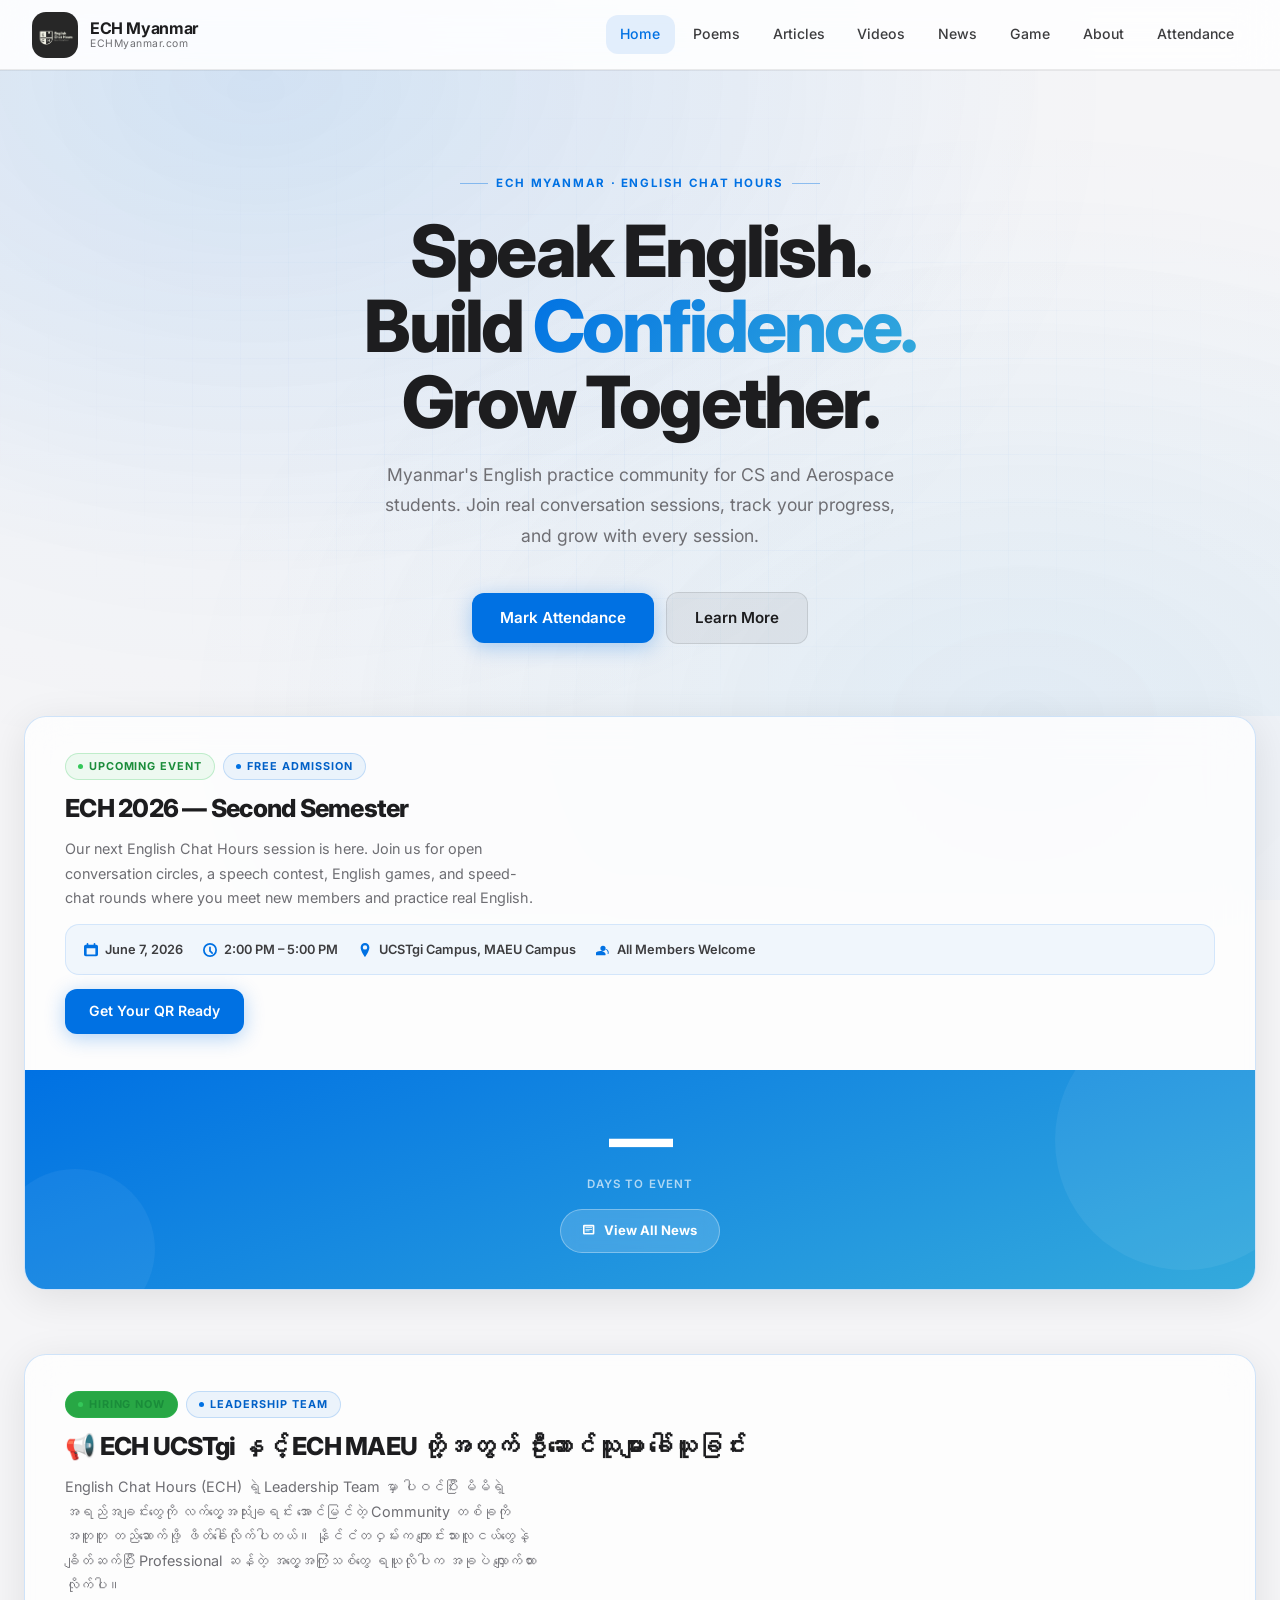
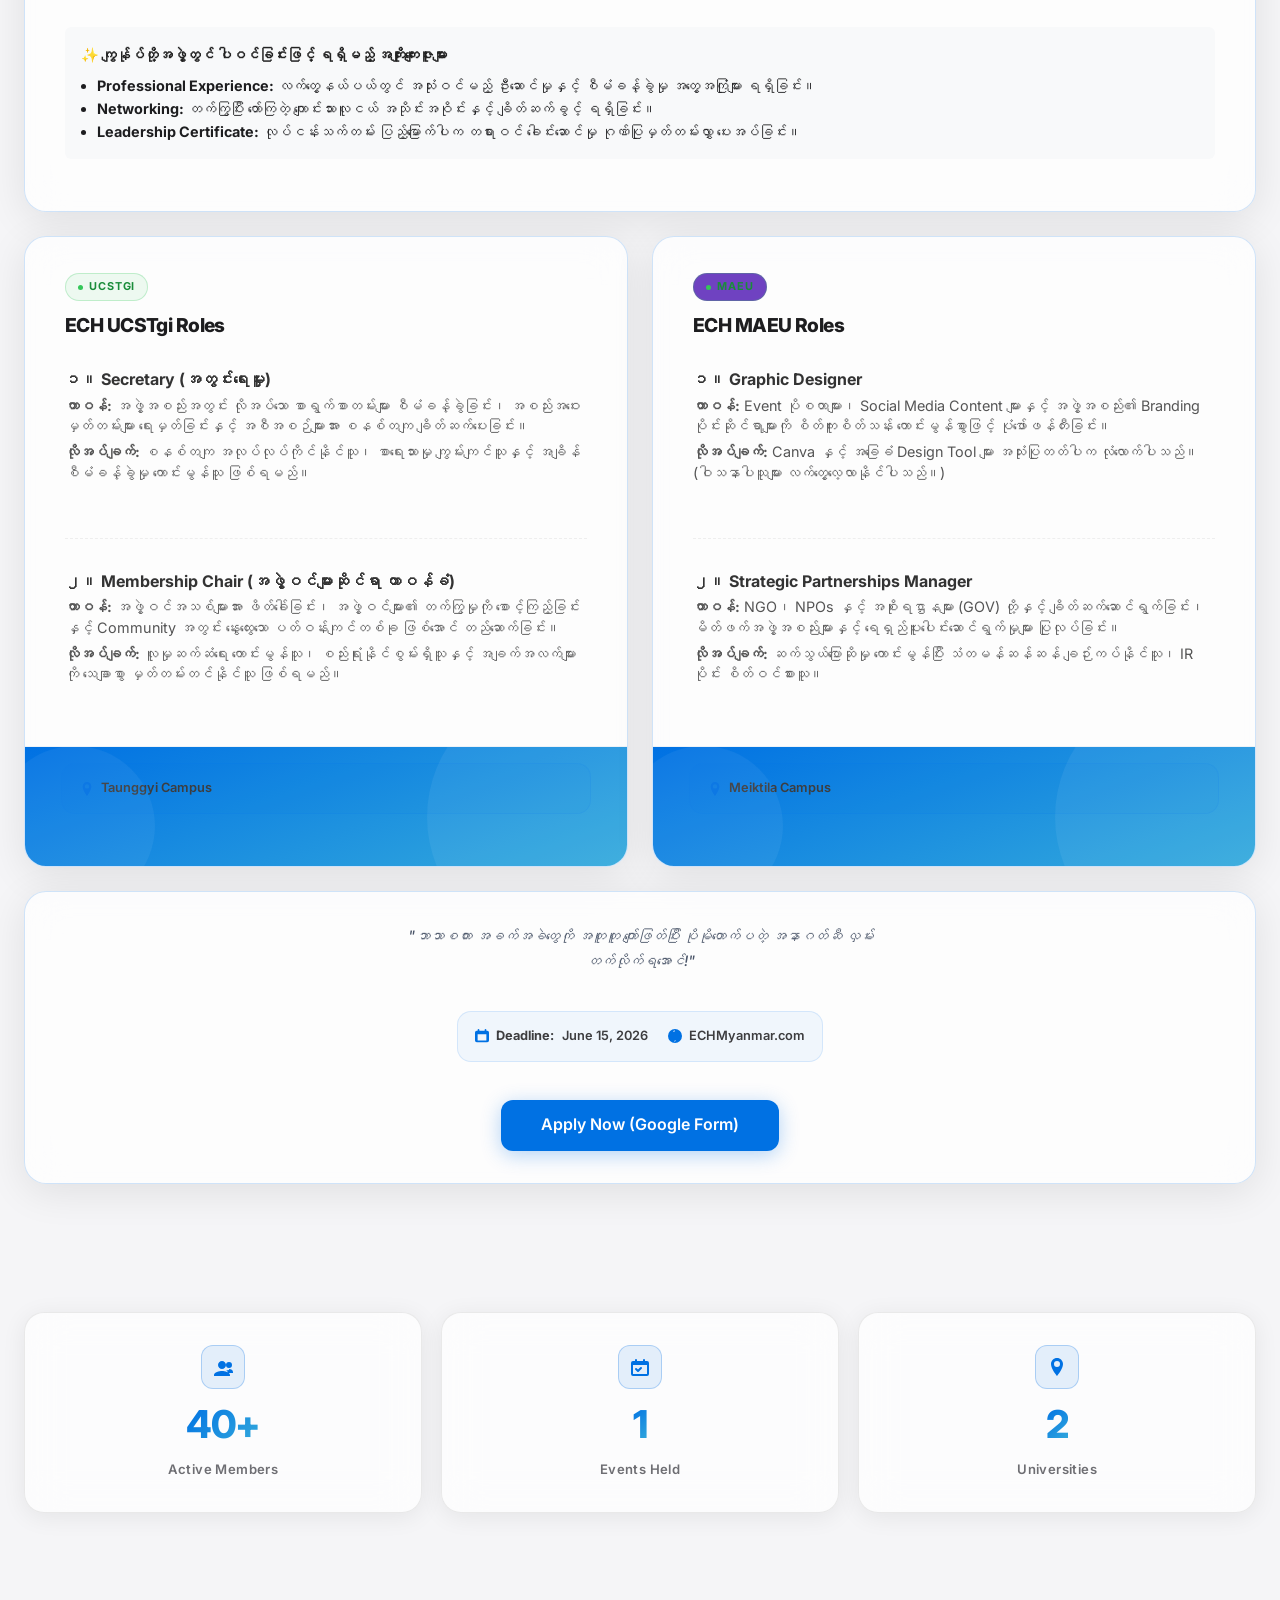
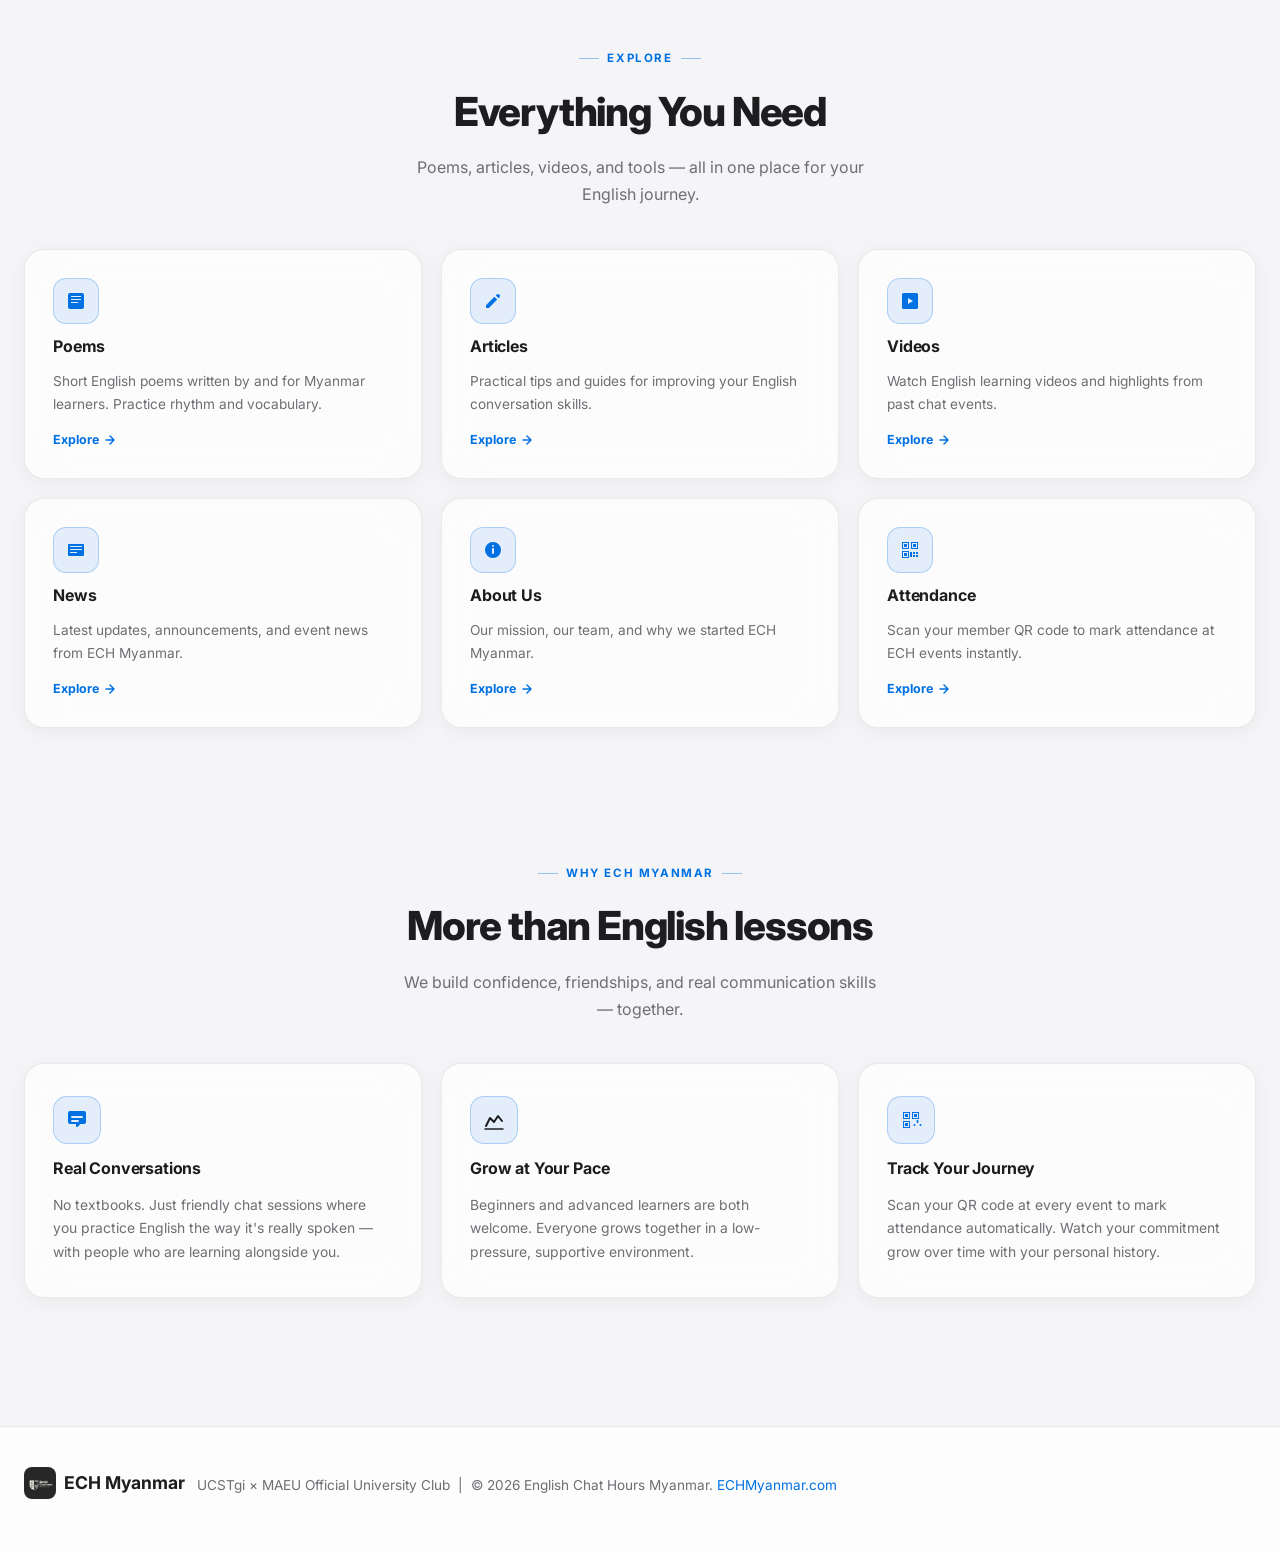
<file: index.html>
<!DOCTYPE html>
<html lang="en">
<head>
  <meta charset="UTF-8" />
  <meta name="viewport" content="width=device-width, initial-scale=1.0" />
  <meta name="description" content="English Chat Hours Myanmar — Learn, practice, and grow your English in a welcoming community. Join our regular chat events across Myanmar." />
  <meta property="og:title" content="ECH Myanmar — English Chat Hours" />
  <meta property="og:description" content="Myanmar's premier English practice community. Join events, read poems, explore articles, and track your attendance." />
  <meta property="og:type" content="website" />
  <meta name="twitter:card" content="summary_large_image" />
  <title>ECH Myanmar — English Chat Hours</title>
  <link rel="icon" sizes="48x48" href="echlogo.png">
  <link rel="stylesheet" href="style.css" />
  <link rel="stylesheet" href="index.css" />
  <link rel="preconnect" href="https://fonts.googleapis.com" />
  <link rel="preconnect" href="https://fonts.gstatic.com" crossorigin />
  <link href="https://fonts.googleapis.com/css2?family=Inter:wght@300;400;500;600;700;800&display=swap" rel="stylesheet" />
</head>
<body>

  <!-- NAV — untouched -->
  <nav>
    <div class="nav-inner">
      <a href="index.html" class="nav-brand">
        <img src="logo.png" alt="ECH Myanmar Logo" class="nav-logo" />
        <div class="brand-text">
          <span>ECH Myanmar</span>
          <span>ECHMyanmar.com</span>
        </div>
      </a>
      <ul class="nav-links">
        <li><a href="index.html">Home</a></li>
        <li><a href="poem.html">Poems</a></li>
        <li><a href="articles.html">Articles</a></li>
        <li><a href="videos.html">Videos</a></li>
        <li><a href="news.html">News</a></li>
         <li><a href="mark.html">Game</a></li>
        <li><a href="about.html">About</a></li>
        <li><a href="attendance.html">Attendance</a></li>
      </ul>
      <button class="hamburger" id="hamburger" aria-label="Toggle menu" aria-expanded="false">
        <span></span><span></span><span></span>
      </button>
    </div>
  </nav>
  <div class="nav-dropdown" id="navDropdown">
    <a href="index.html">Home</a>
    <a href="poem.html">Poems</a>
    <a href="articles.html">Articles</a>
    <a href="videos.html">Videos</a>
    <a href="news.html">News</a>
     <li><a href="game.html">Game</a></li>
    <a href="about.html">About</a>
    <a href="attendance.html">Attendance</a>
  </div>

  <main>

    <!-- ── Hero ── -->
    <section class="home-hero">
      <div class="container">
        <div class="hero-eyebrow">ECH Myanmar · English Chat Hours</div>
        <h1>
          Speak English.<br>
          Build <em>Confidence.</em><br>
          Grow Together.
        </h1>
        <p>Myanmar's English practice community for CS and Aerospace students. Join real conversation sessions, track your progress, and grow with every session.</p>
        <div class="hero-actions">
          <a href="attendance.html" class="btn btn-primary">Mark Attendance</a>
          <a href="about.html" class="btn btn-secondary">Learn More</a>
        </div>
      </div>
    </section>

    <!-- ── Upcoming Event ── -->
    <section style="padding-top:0;">
      <div class="container">
        <div class="event-card">
          <div class="event-body">
            <div class="event-flags">
              <span class="eflag eflag-upcoming">Upcoming Event</span>
              <span class="eflag eflag-free">Free Admission</span>
            </div>
            <div class="event-title">ECH 2026 — Second Semester</div>
            <p>Our next English Chat Hours session is here. Join us for open conversation circles, a speech contest, English games, and speed-chat rounds where you meet new members and practice real English.</p>
            <div class="event-details-row">
              <div class="edetail">
                <!-- Calendar -->
                <svg viewBox="0 0 16 16"><path d="M4 0a1 1 0 0 1 1 1v1h6V1a1 1 0 1 1 2 0v1h1a2 2 0 0 1 2 2v9a2 2 0 0 1-2 2H2a2 2 0 0 1-2-2V4a2 2 0 0 1 2-2h1V1a1 1 0 0 1 1-1zm9 6H3v7h10V6z"/></svg>
                June 7, 2026
              </div>
              <div class="edetail">
                <!-- Clock -->
                <svg viewBox="0 0 16 16"><path d="M8 0a8 8 0 1 1 0 16A8 8 0 0 1 8 0zm0 2a6 6 0 1 0 0 12A6 6 0 0 0 8 2zm0 2a1 1 0 0 1 1 1v3.586l2.207 2.207a1 1 0 0 1-1.414 1.414l-2.5-2.5A1 1 0 0 1 7 10V5a1 1 0 0 1 1-1z"/></svg>
                2:00 PM – 5:00 PM
              </div>
              <div class="edetail">
                <!-- Location -->
                <svg viewBox="0 0 16 16"><path d="M8 0C5.24 0 3 2.24 3 5c0 4.17 5 11 5 11s5-6.83 5-11c0-2.76-2.24-5-5-5zm0 7.5A2.5 2.5 0 1 1 8 2.5 2.5 2.5 0 0 1 8 7.5z"/></svg>
                UCSTgi Campus, MAEU Campus
              </div>
              <div class="edetail">
                <!-- Members -->
                <svg viewBox="0 0 16 16"><path d="M11 6a3 3 0 1 1-6 0 3 3 0 0 1 6 0zM0 14s-1 0-1-1 1-4 6-4 6 3 6 4-1 1-1 1H0zm13-1.5c.5-.5.5-1 .5-1.5a4.5 4.5 0 0 0-2.5-4A3.5 3.5 0 0 1 14.5 11c0 .5 0 1-.5 1.5H13z"/></svg>
                All Members Welcome
              </div>
            </div>
            <div>
              <a href="attendance.html" class="btn btn-primary" style="font-size:0.88rem; padding:0.7rem 1.5rem;">Get Your QR Ready</a>
            </div>
          </div>
          <div class="event-panel">
            <div class="countdown-wrap">
              <div class="countdown-number" id="daysLeft">—</div>
              <div class="countdown-label">Days to Event</div>
            </div>
            <a href="news.html" class="event-panel-btn">
              <!-- News icon -->
              <svg viewBox="0 0 16 16"><path d="M0 2.5A1.5 1.5 0 0 1 1.5 1h11A1.5 1.5 0 0 1 14 2.5v9a1.5 1.5 0 0 1-1.5 1.5h-11A1.5 1.5 0 0 1 0 11.5v-9zm2 .5v8h10V3H2zm1 1h8v1H3V4zm0 2h8v1H3V6zm0 2h5v1H3V8z"/></svg>
              View All News
            </a>
          </div>
        </div>
      </div>
    </section>
 <section style="padding-top:0;">
  <div class="container">
    
    <!-- Header Card: Introduction -->
    <div class="event-card" style="margin-bottom: 1.5rem;">
      <div class="event-body">
        <div class="event-flags">
          <span class="eflag eflag-upcoming" style="background-color: #28a745;">Hiring Now</span>
          <span class="eflag eflag-free">Leadership Team</span>
        </div>
        <div class="event-title">📢 ECH UCSTgi နှင့် ECH MAEU တို့အတွက် ဦးဆောင်သူများ ခေါ်ယူခြင်း</div>
        <p>English Chat Hours (ECH) ရဲ့ Leadership Team မှာ ပါဝင်ပြီး မိမိရဲ့ အရည်အချင်းတွေကို လက်တွေ့အသုံးချရင်း အောင်မြင်တဲ့ Community တစ်ခုကို အတူတူ တည်ဆောက်ဖို့ ဖိတ်ခေါ်လိုက်ပါတယ်။ နိုင်ငံတဝှမ်းက ကျောင်းသားလူငယ်တွေနဲ့ ချိတ်ဆက်ပြီး Professional ဆန်တဲ့ အတွေ့အကြုံသစ်တွေ ရယူလိုပါက အခုပဲ လျှောက်ထားလိုက်ပါ။</p>
        
        <div class="benefit-list">
          <strong style="display:block; margin-left: -1rem; margin-bottom: 0.5rem; color: #222;">✨ ကျွန်ုပ်တို့အဖွဲ့တွင် ပါဝင်ခြင်းဖြင့် ရရှိမည့် အကျိုးကျေးဇူးများ</strong>
          <ul>
            <li><strong>Professional Experience:</strong> လက်တွေ့နယ်ပယ်တွင် အသုံးဝင်မည့် ဦးဆောင်မှုနှင့် စီမံခန့်ခွဲမှု အတွေ့အကြုံများ ရရှိခြင်း။</li>
            <li><strong>Networking:</strong> တက်ကြွပြီး တော်ကြတဲ့ ကျောင်းသားလူငယ် အသိုင်းအဝိုင်းနှင့် ချိတ်ဆက်ခွင့် ရရှိခြင်း။</li>
            <li><strong>Leadership Certificate:</strong> လုပ်ငန်းသက်တမ်း ပြည့်မြောက်ပါက တရားဝင် ခေါင်းဆောင်မှု ဂုဏ်ပြုမှတ်တမ်းလွှာ ပေးအပ်ခြင်း။</li>
          </ul>
        </div>
      </div>
    </div>

    <!-- Grid for Campus Recruitment -->
    <div class="event-grid">
      
      <!-- UCSTgi Card -->
      <div class="event-card">
        <div class="event-body">
          <div class="event-flags">
            <span class="eflag eflag-upcoming">UCSTgi</span>
          </div>
          <div class="event-title" style="font-size: 1.2rem; margin-bottom: 1rem;">ECH UCSTgi Roles</div>
          
          <div class="role-section">
            <div class="role-title">၁။ Secretary (အတွင်းရေးမှူး)</div>
            <div class="role-desc"><strong>တာဝန်:</strong> အဖွဲ့အစည်းအတွင်း လိုအပ်သော စာရွက်စာတမ်းများ စီမံခန့်ခွဲခြင်း၊ အစည်းအဝေးမှတ်တမ်းများ ရေးမှတ်ခြင်းနှင့် အစီအစဉ်များအား စနစ်တကျ ချိတ်ဆက်ပေးခြင်း။</div>
            <div class="role-desc"><strong>လိုအပ်ချက်:</strong> စနစ်တကျ အလုပ်လုပ်ကိုင်နိုင်သူ၊ စာရေးသားမှု ကျွမ်းကျင်သူနှင့် အချိန်စီမံခန့်ခွဲမှု ကောင်းမွန်သူ ဖြစ်ရမည်။</div>
          </div>
          
          <hr style="border: 0; border-top: 1px dashed #eee; margin: 1rem 0;">
          
          <div class="role-section">
            <div class="role-title">၂။ Membership Chair (အဖွဲ့ဝင်များဆိုင်ရာ တာဝန်ခံ)</div>
            <div class="role-desc"><strong>တာဝန်:</strong> အဖွဲ့ဝင်အသစ်များအား ဖိတ်ခေါ်ခြင်း၊ အဖွဲ့ဝင်များ၏ တက်ကြွမှုကို စောင့်ကြည့်ခြင်းနှင့် Community အတွင်း နွေးထွေးသော ပတ်ဝန်းကျင်တစ်ခု ဖြစ်အောင် တည်ဆောက်ခြင်း။</div>
            <div class="role-desc"><strong>လိုအပ်ချက်:</strong> လူမှုဆက်ဆံရေး ကောင်းမွန်သူ၊ စည်းရုံးနိုင်စွမ်းရှိသူနှင့် အချက်အလက်များကို သေချာစွာ မှတ်တမ်းတင်နိုင်သူ ဖြစ်ရမည်။</div>
          </div>
        </div>
        
        <div class="event-panel" style="border-top: 1px solid #edf2f7; padding-top: 1rem;">
          <div class="event-details-row" style="margin-bottom: 1rem; width: 100%;">
            <div class="edetail">
              <!-- Location Icon -->
              <svg viewBox="0 0 16 16"><path d="M8 0C5.24 0 3 2.24 3 5c0 4.17 5 11 5 11s5-6.83 5-11c0-2.76-2.24-5-5-5zm0 7.5A2.5 2.5 0 1 1 8 2.5 2.5 2.5 0 0 1 8 7.5z"/></svg>
              Taunggyi Campus
            </div>
          </div>
        </div>
      </div>

      <!-- MAEU Card -->
      <div class="event-card">
        <div class="event-body">
          <div class="event-flags">
            <span class="eflag eflag-upcoming" style="background-color: #6f42c1;">MAEU</span>
          </div>
          <div class="event-title" style="font-size: 1.2rem; margin-bottom: 1rem;">ECH MAEU Roles</div>
          
          <div class="role-section">
            <div class="role-title">၁။ Graphic Designer</div>
            <div class="role-desc"><strong>တာဝန်:</strong> Event ပိုစတာများ၊ Social Media Content များနှင့် အဖွဲ့အစည်း၏ Branding ပိုင်းဆိုင်ရာများကို စိတ်ကူးစိတ်သန်း ကောင်းမွန်စွာဖြင့် ပုံဖော်ဖန်တီးခြင်း။</div>
            <div class="role-desc"><strong>လိုအပ်ချက်:</strong> Canva နှင့် အခြေခံ Design Tool များ အသုံးပြုတတ်ပါက လုံလောက်ပါသည်။ (ဝါသနာပါသူများ လက်တွေ့လေ့လာနိုင်ပါသည်။)</div>
          </div>
          
          <hr style="border: 0; border-top: 1px dashed #eee; margin: 1rem 0;">
          
          <div class="role-section">
            <div class="role-title">၂။ Strategic Partnerships Manager</div>
            <div class="role-desc"><strong>တာဝန်:</strong> NGO၊ NPOs နှင့် အစိုးရဌာနများ (GOV) တို့နှင့် ချိတ်ဆက်ဆောင်ရွက်ခြင်း၊ မိတ်ဖက်အဖွဲ့အစည်းများနှင့် ရေရှည်ပူးပေါင်းဆောင်ရွက်မှုများ ပြုလုပ်ခြင်း။</div>
            <div class="role-desc"><strong>လိုအပ်ချက်:</strong> ဆက်သွယ်ပြောဆိုမှု ကောင်းမွန်ပြီး သံတမန်ဆန်ဆန် ချဉ်းကပ်နိုင်သူ၊ IR ပိုင်း စိတ်ဝင်စားသူ။</div>
          </div>
        </div>
        
        <div class="event-panel" style="border-top: 1px solid #edf2f7; padding-top: 1rem;">
          <div class="event-details-row" style="margin-bottom: 1rem; width: 100%;">
            <div class="edetail">
              <!-- Location Icon -->
              <svg viewBox="0 0 16 16"><path d="M8 0C5.24 0 3 2.24 3 5c0 4.17 5 11 5 11s5-6.83 5-11c0-2.76-2.24-5-5-5zm0 7.5A2.5 2.5 0 1 1 8 2.5 2.5 2.5 0 0 1 8 7.5z"/></svg>
              Meiktila Campus
            </div>
          </div>
        </div>
      </div>

    </div>

    <!-- Footer Card: Action & Deadline -->
    <div class="event-card" style="margin-top: 1.5rem;">
      <div class="event-body" style="display: flex; flex-direction: column; align-items: center; text-align: center; padding: 2rem 1rem;">
        <p style="font-style: italic; font-weight: 500; color: #4a5568; margin-bottom: 1.5rem;">"ဘာသာစကား အခက်အခဲတွေကို အတူတူ ကျော်ဖြတ်ပြီး ပိုမိုတောက်ပတဲ့ အနာဂတ်ဆီ လှမ်းတက်လိုက်ရအောင်!"</p>
        
        <div class="event-details-row" style="justify-content: center; margin-bottom: 1.5rem;">
          <div class="edetail">
            <!-- Calendar Icon -->
            <svg viewBox="0 0 16 16"><path d="M4 0a1 1 0 0 1 1 1v1h6V1a1 1 0 1 1 2 0v1h1a2 2 0 0 1 2 2v9a2 2 0 0 1-2 2H2a2 2 0 0 1-2-2V4a2 2 0 0 1 2-2h1V1a1 1 0 0 1 1-1zm9 6H3v7h10V6z"/></svg>
            <strong>Deadline:</strong> June 15, 2026
          </div>
          <div class="edetail">
            <!-- Web Icon -->
            <svg viewBox="0 0 16 16"><path d="M0 8a8 8 0 1 1 16 0A8 8 0 0 1 0 8zm7.5-6.923c-.67.447-1.254 1.128-1.707 1.944H7.5V1.077zM6.104 4.312C6.444 3.738 6.917 3.29 7.5 3.013v1.299H6.104zm1.396 6.701V14.92c-.583-.277-1.056-.725-1.396-1.299H7.5zm0 1.944v2.116c.453-.816 1.037-1.497 1.707-1.944H7.5z"/></svg>
            ECHMyanmar.com
          </div>
        </div>

        <div>
          <a href="https://forms.gle/xzD1A8GjBzF6UeK78" target="_blank" class="btn btn-primary" style="font-size:1rem; padding:0.8rem 2.5rem; text-decoration: none;">Apply Now (Google Form)</a>
        </div>
      </div>
    </div>

  </div>
</section>

    <!-- ── Stats ── -->
    <section>
      <div class="container">
        <div class="stats-row">
          <div class="glass stat-card">
            <div class="stat-icon">
              <!-- People -->
              <svg viewBox="0 0 20 20"><path d="M9 12c2.209 0 4-1.791 4-4S11.209 4 9 4 5 5.791 5 8s1.791 4 4 4zm0 2c-2.673 0-8 1.343-8 4v1h16v-1c0-2.657-5.327-4-8-4zm7-9a3 3 0 0 1 0 6 3 3 0 0 1 0-6zm0 8c-1.029 0-1.989.223-2.801.594C14.257 14.19 15 15.046 15 16H20v-1c0-1.77-1.79-3-4-3z"/></svg>
            </div>
            <div class="stat-number">40+</div>
            <div class="stat-label">Active Members</div>
          </div>
          <div class="glass stat-card">
            <div class="stat-icon">
              <!-- Calendar check -->
              <svg viewBox="0 0 20 20"><path d="M6 2a1 1 0 0 0-1 1v1H3a2 2 0 0 0-2 2v11a2 2 0 0 0 2 2h14a2 2 0 0 0 2-2V6a2 2 0 0 0-2-2h-2V3a1 1 0 0 0-2 0v1H7V3a1 1 0 0 0-1-1zM3 8h14v9H3V8zm8.707 2.293a1 1 0 0 0-1.414 0L8 12.586l-1.293-1.293a1 1 0 0 0-1.414 1.414l2 2a1 1 0 0 0 1.414 0l3-3a1 1 0 0 0 0-1.414z"/></svg>
            </div>
            <div class="stat-number">1</div>
            <div class="stat-label">Events Held</div>
          </div>
          <div class="glass stat-card">
            <div class="stat-icon">
              <!-- Location -->
              <svg viewBox="0 0 20 20"><path d="M10 1C6.686 1 4 3.686 4 7c0 5.25 6 12 6 12s6-6.75 6-12c0-3.314-2.686-6-6-6zm0 9a3 3 0 1 1 0-6 3 3 0 0 1 0 6z"/></svg>
            </div>
            <div class="stat-number">2</div>
            <div class="stat-label">Universities</div>
          </div>
        </div>
      </div>
    </section>

    <!-- ── Quick Links ── -->
    <section>
      <div class="container">
        <div class="sh-center">
          <div class="section-eyebrow-line">Explore</div>
          <h2>Everything You Need</h2>
          <p>Poems, articles, videos, and tools — all in one place for your English journey.</p>
        </div>
        <div class="quick-grid">

          <a href="poem.html" class="quick-card">
            <div class="quick-icon">
              <!-- Book -->
              <svg viewBox="0 0 20 20"><path d="M4 2a2 2 0 0 0-2 2v12a2 2 0 0 0 2 2h12a2 2 0 0 0 2-2V4a2 2 0 0 0-2-2H4zm1 3h10v1H5V5zm0 3h10v1H5V8zm0 3h7v1H5v-1z"/></svg>
            </div>
            <div class="quick-label">Poems</div>
            <div class="quick-desc">Short English poems written by and for Myanmar learners. Practice rhythm and vocabulary.</div>
            <span class="quick-arrow">Explore <svg viewBox="0 0 12 12"><path d="M2 6h8M6 2l4 4-4 4" fill="none" stroke="currentColor" stroke-width="1.5" stroke-linecap="round" stroke-linejoin="round"/></svg></span>
          </a>

          <a href="articles.html" class="quick-card">
            <div class="quick-icon">
              <!-- Pen -->
              <svg viewBox="0 0 20 20"><path d="M13.586 3.586a2 2 0 0 1 2.828 2.828l-.793.793-2.828-2.828.793-.793zm-2.207 2.207L3 14.172V17h2.828l8.38-8.379-2.83-2.828z"/></svg>
            </div>
            <div class="quick-label">Articles</div>
            <div class="quick-desc">Practical tips and guides for improving your English conversation skills.</div>
            <span class="quick-arrow">Explore <svg viewBox="0 0 12 12"><path d="M2 6h8M6 2l4 4-4 4" fill="none" stroke="currentColor" stroke-width="1.5" stroke-linecap="round" stroke-linejoin="round"/></svg></span>
          </a>

          <a href="videos.html" class="quick-card">
            <div class="quick-icon">
              <!-- Play -->
              <svg viewBox="0 0 20 20"><path d="M2 3.5A1.5 1.5 0 0 1 3.5 2h13A1.5 1.5 0 0 1 18 3.5v13a1.5 1.5 0 0 1-1.5 1.5h-13A1.5 1.5 0 0 1 2 16.5v-13zM8 7v6l5-3-5-3z"/></svg>
            </div>
            <div class="quick-label">Videos</div>
            <div class="quick-desc">Watch English learning videos and highlights from past chat events.</div>
            <span class="quick-arrow">Explore <svg viewBox="0 0 12 12"><path d="M2 6h8M6 2l4 4-4 4" fill="none" stroke="currentColor" stroke-width="1.5" stroke-linecap="round" stroke-linejoin="round"/></svg></span>
          </a>

          <a href="news.html" class="quick-card">
            <div class="quick-icon">
              <!-- News -->
              <svg viewBox="0 0 20 20"><path d="M3 4a1 1 0 0 0-1 1v10a1 1 0 0 0 1 1h14a1 1 0 0 0 1-1V5a1 1 0 0 0-1-1H3zm1 2h12v1H4V6zm0 3h12v1H4V9zm0 3h7v1H4v-1z"/></svg>
            </div>
            <div class="quick-label">News</div>
            <div class="quick-desc">Latest updates, announcements, and event news from ECH Myanmar.</div>
            <span class="quick-arrow">Explore <svg viewBox="0 0 12 12"><path d="M2 6h8M6 2l4 4-4 4" fill="none" stroke="currentColor" stroke-width="1.5" stroke-linecap="round" stroke-linejoin="round"/></svg></span>
          </a>

          <a href="about.html" class="quick-card">
            <div class="quick-icon">
              <!-- Info -->
              <svg viewBox="0 0 20 20"><path d="M10 2a8 8 0 1 1 0 16A8 8 0 0 1 10 2zm0 6a1 1 0 0 0-1 1v4a1 1 0 1 0 2 0V9a1 1 0 0 0-1-1zm0-3a1 1 0 1 0 0 2 1 1 0 0 0 0-2z"/></svg>
            </div>
            <div class="quick-label">About Us</div>
            <div class="quick-desc">Our mission, our team, and why we started ECH Myanmar.</div>
            <span class="quick-arrow">Explore <svg viewBox="0 0 12 12"><path d="M2 6h8M6 2l4 4-4 4" fill="none" stroke="currentColor" stroke-width="1.5" stroke-linecap="round" stroke-linejoin="round"/></svg></span>
          </a>

          <a href="attendance.html" class="quick-card">
            <div class="quick-icon">
              <!-- QR -->
              <svg viewBox="0 0 20 20"><path d="M2 2h7v7H2V2zm1 1v5h5V3H3zm1 1h3v3H4V4zM2 11h7v7H2v-7zm1 1v5h5v-5H3zm1 1h3v3H4v-3zM11 2h7v7h-7V2zm1 1v5h5V3h-5zm1 1h3v3h-3V4zm3 8h2v2h-2v-2zm-3 0h2v2h-2v-2zm0 3h2v2h-2v-2zm3 0h2v2h-2v-2zm-6-3h2v5h-2v-5z"/></svg>
            </div>
            <div class="quick-label">Attendance</div>
            <div class="quick-desc">Scan your member QR code to mark attendance at ECH events instantly.</div>
            <span class="quick-arrow">Explore <svg viewBox="0 0 12 12"><path d="M2 6h8M6 2l4 4-4 4" fill="none" stroke="currentColor" stroke-width="1.5" stroke-linecap="round" stroke-linejoin="round"/></svg></span>
          </a>

        </div>
      </div>
    </section>

    <!-- ── Why ECH ── -->
    <section>
      <div class="container">
        <div class="sh-center">
          <div class="section-eyebrow-line">Why ECH Myanmar</div>
          <h2>More than English lessons</h2>
          <p>We build confidence, friendships, and real communication skills — together.</p>
        </div>
        <div class="why-grid">

          <div class="glass why-card">
            <div class="why-icon">
              <!-- Chat bubbles -->
              <svg viewBox="0 0 22 22"><path d="M2 4a2 2 0 0 1 2-2h14a2 2 0 0 1 2 2v9a2 2 0 0 1-2 2h-3.586l-2.707 2.707A1 1 0 0 1 10 17v-2H4a2 2 0 0 1-2-2V4zm4 3a1 1 0 0 0 0 2h10a1 1 0 0 0 0-2H6zm0 4a1 1 0 0 0 0 2h6a1 1 0 0 0 0-2H6z"/></svg>
            </div>
            <div class="why-title">Real Conversations</div>
            <div class="why-desc">No textbooks. Just friendly chat sessions where you practice English the way it's really spoken — with people who are learning alongside you.</div>
          </div>

          <div class="glass why-card">
            <div class="why-icon">
              <!-- Growth chart -->
              <svg viewBox="0 0 22 22"><path d="M3 17l4-8 4 4 4-6 4 5" fill="none" stroke="currentColor" stroke-width="2" stroke-linecap="round" stroke-linejoin="round"/><path d="M2 20h18" stroke="currentColor" stroke-width="1.5" stroke-linecap="round"/></svg>
            </div>
            <div class="why-title">Grow at Your Pace</div>
            <div class="why-desc">Beginners and advanced learners are both welcome. Everyone grows together in a low-pressure, supportive environment.</div>
          </div>

          <div class="glass why-card">
            <div class="why-icon">
              <!-- QR check -->
              <svg viewBox="0 0 22 22"><path d="M3 3h7v7H3V3zm1 1v5h5V4H4zm1 1h3v3H5V5zM3 12h7v7H3v-7zm1 1v5h5v-5H4zm1 1h3v3H5v-3zM12 3h7v7h-7V3zm1 1v5h5V4h-5zm1 1h3v3h-3V5zm3.5 9a1 1 0 1 0 0-2 1 1 0 0 0 0 2zm-3 3a1 1 0 1 0 0-2 1 1 0 0 0 0 2zm6 0a1 1 0 1 0 0-2 1 1 0 0 0 0 2zm-3-6a1 1 0 1 0 0 2 1 1 0 0 0 0-2z"/></svg>
            </div>
            <div class="why-title">Track Your Journey</div>
            <div class="why-desc">Scan your QR code at every event to mark attendance automatically. Watch your commitment grow over time with your personal history.</div>
          </div>

        </div>
      </div>
    </section>

  </main>

   <footer>
  <div class="footer-inner">
    <div class="footer-brand">
      <img src="echlogo.png" alt="ECH Myanmar Logo" class="footer-logo" />
      ECH Myanmar
    </div>
    <p>UCSTgi × MAEU Official University Club &nbsp;|&nbsp; © 2026 English Chat Hours Myanmar. <a href="https://echmyanmar.com">ECHMyanmar.com</a></p>
  </div>
</footer>

  <script src="script.js"></script>
  <script>
    /* ── Countdown to June 7, 2026 ── */
    (function () {
      const target = new Date('2026-06-07T14:00:00+06:30');
      const el     = document.getElementById('daysLeft');
      const diff   = target - new Date();
      el.textContent = diff > 0 ? Math.ceil(diff / (1000 * 60 * 60 * 24)) : '—';
    })();
  </script>
</body>
</html>
</file>
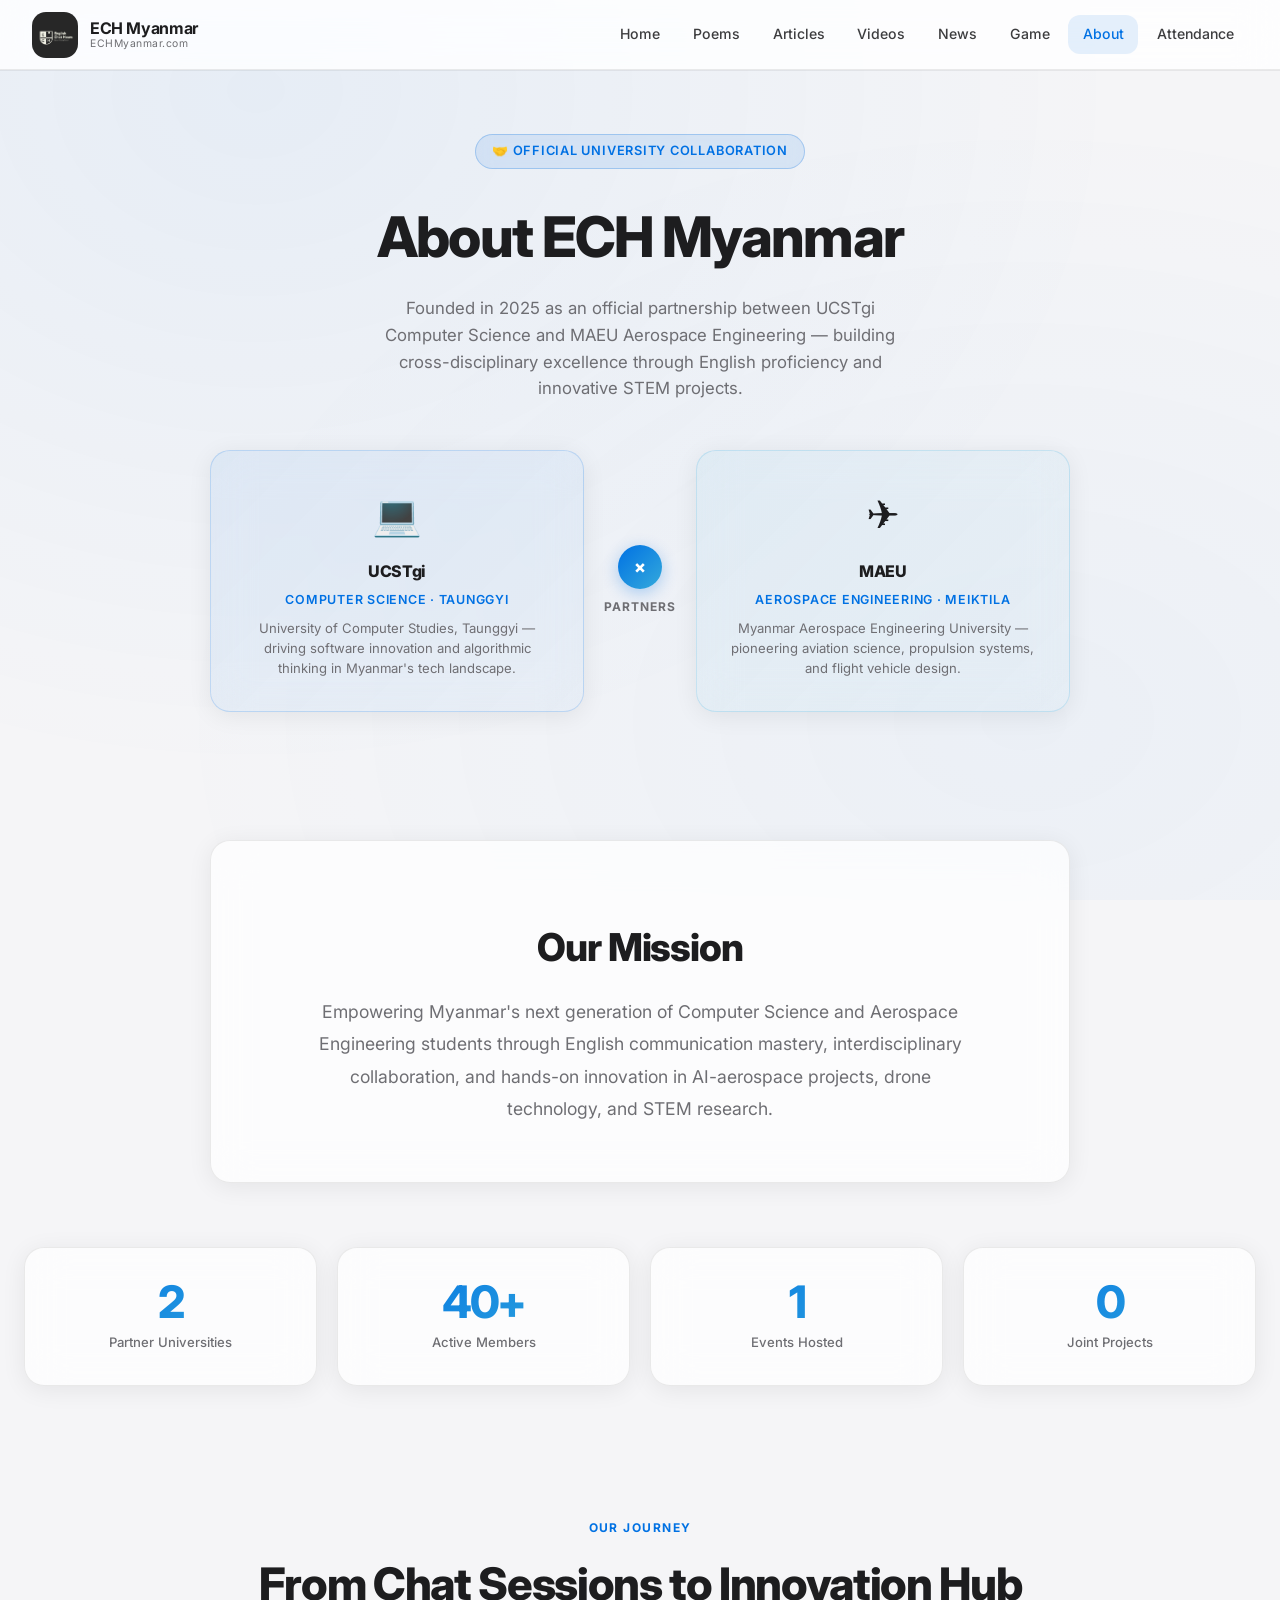
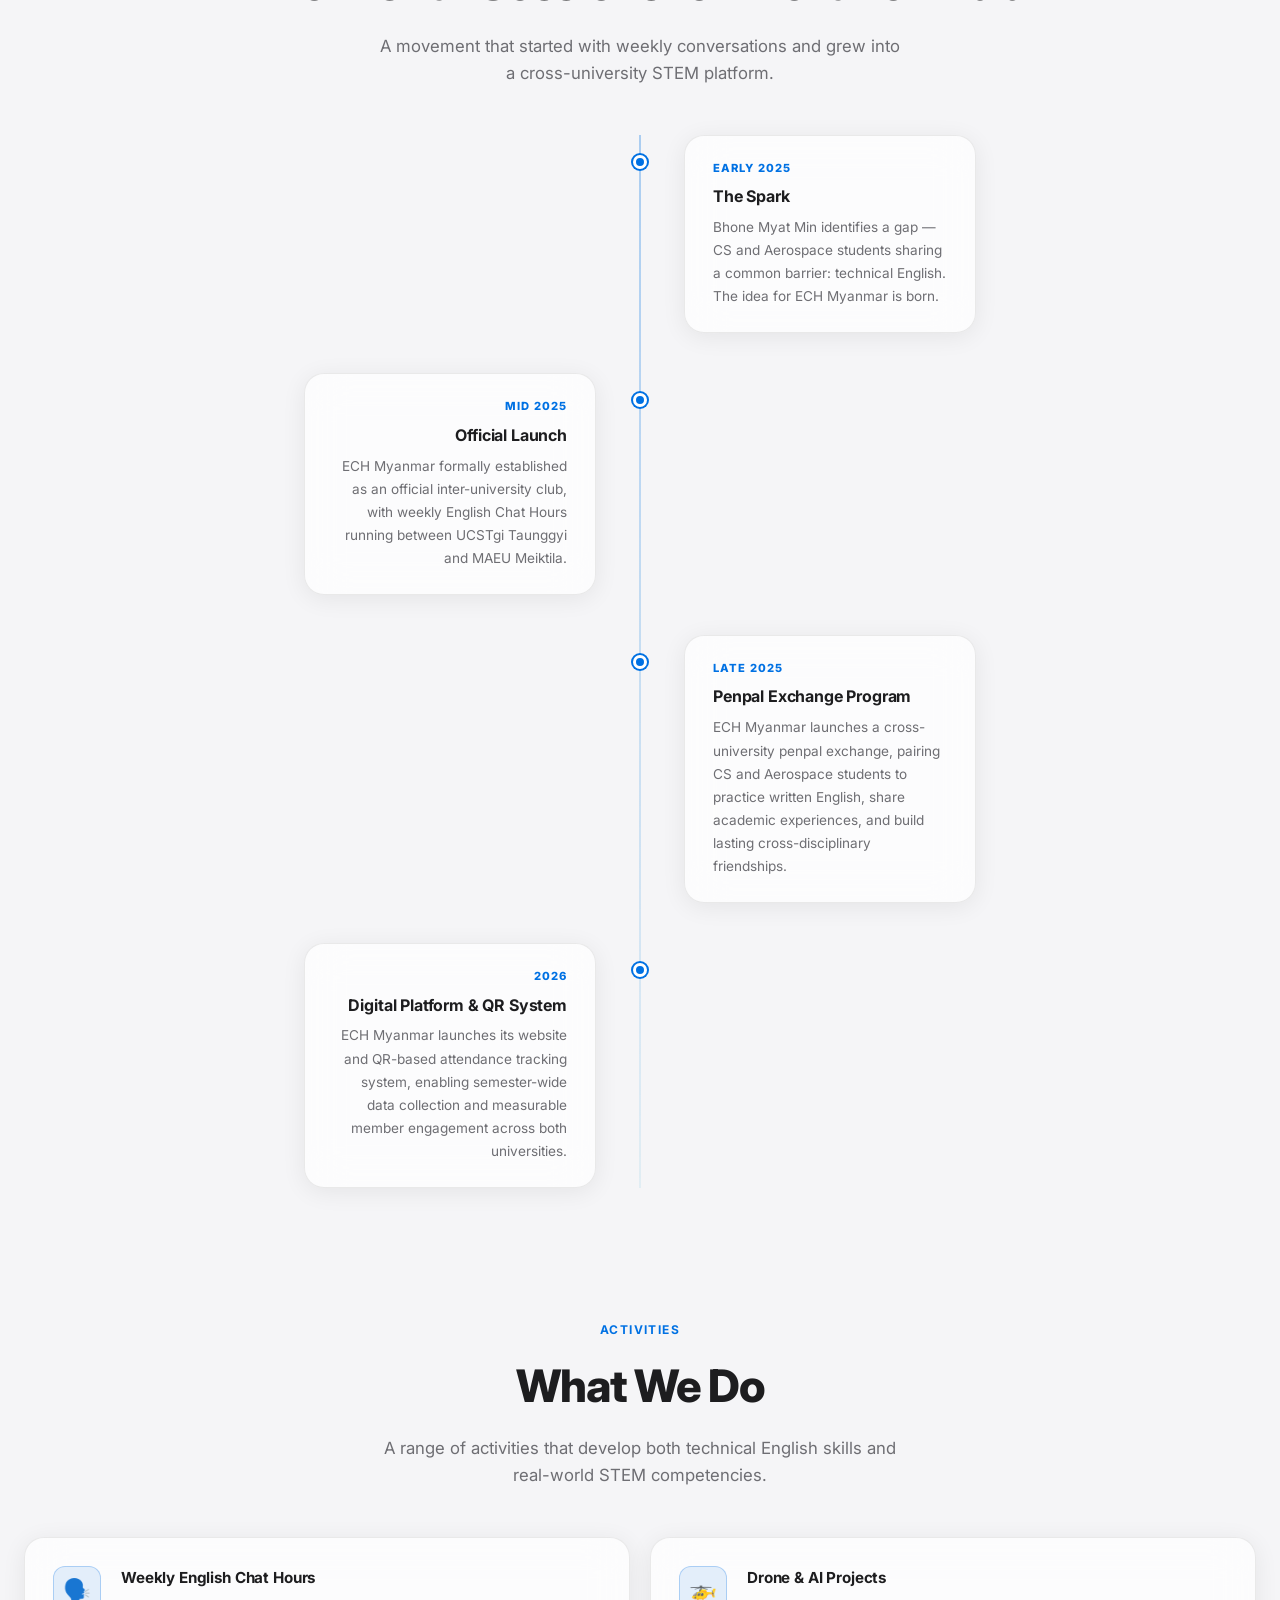
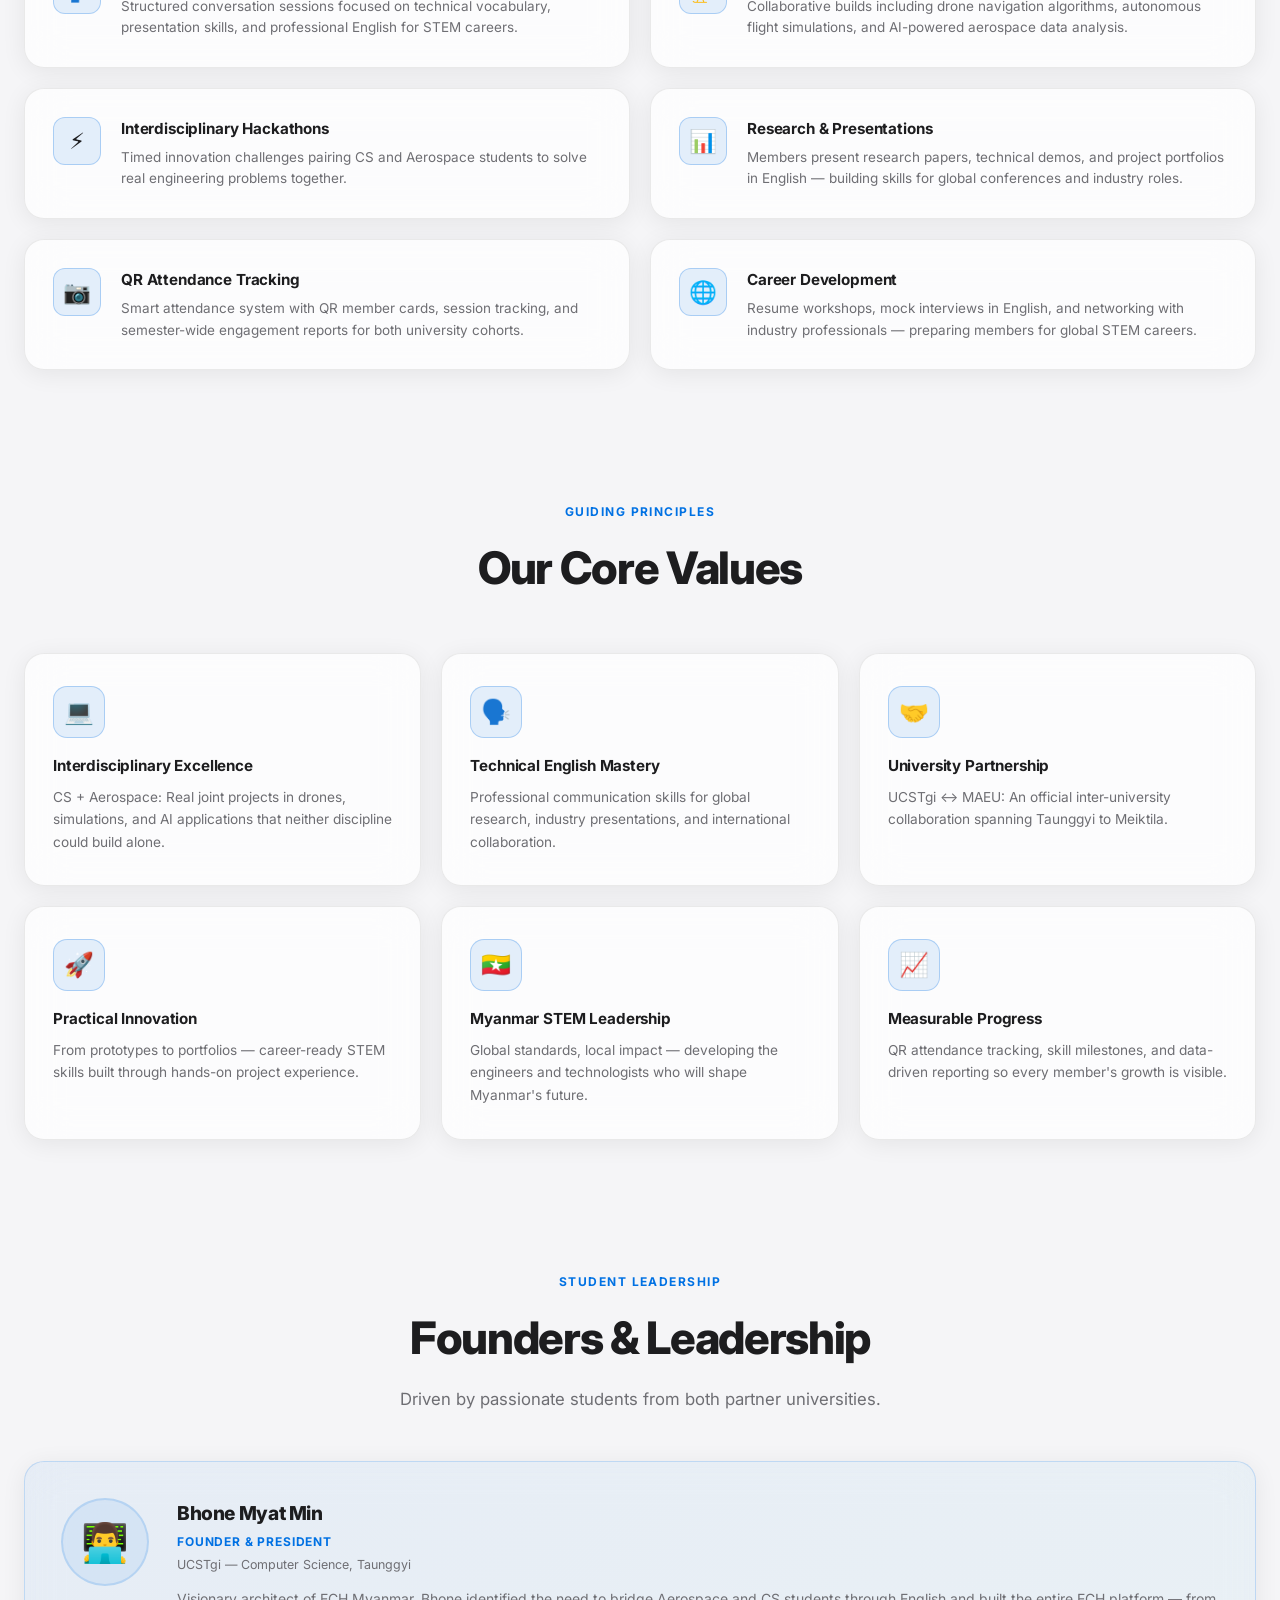
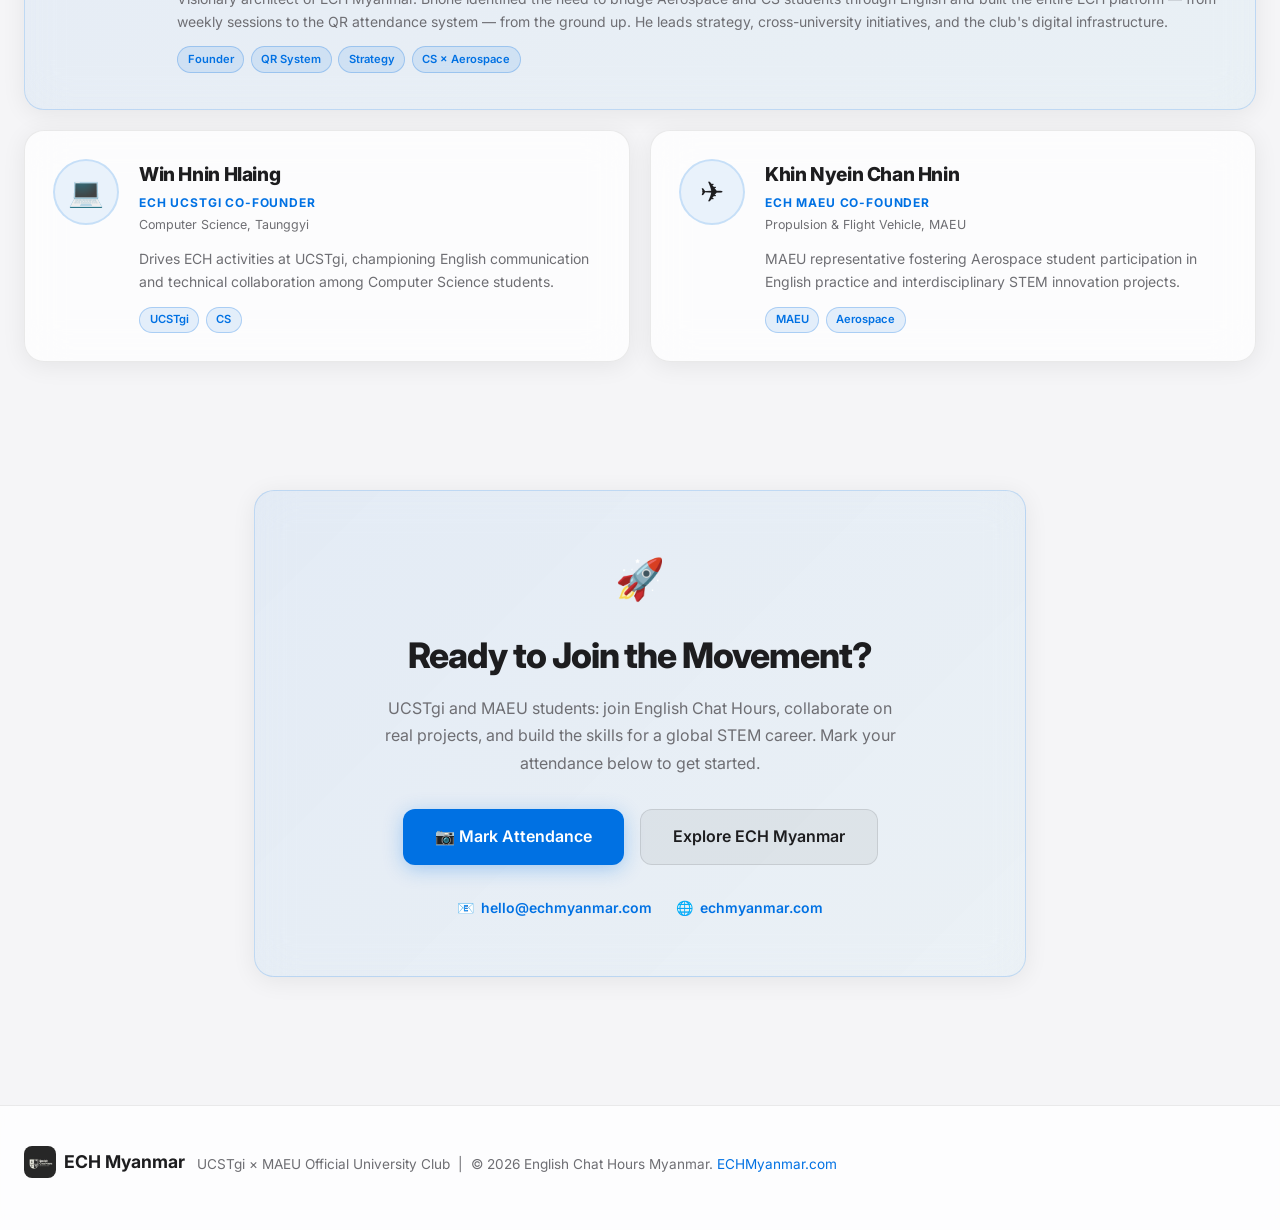
<file: about.html>
<!DOCTYPE html>
<html lang="en">
<head>
  <meta charset="UTF-8" />
  <meta name="viewport" content="width=device-width, initial-scale=1.0" />
  <meta name="description" content="About English Chat Hours Myanmar — official university club collaboration between UCSTgi and MAEU, founded by Bhone Myat Min to bridge Aerospace and Computer Science through English skills and innovative projects." />
  <title>About — ECH Myanmar</title>
  <link rel="icon" sizes="48x48" href="echlogo.png">
  <link rel="stylesheet" href="style.css" />
  <link rel="preconnect" href="https://fonts.googleapis.com" />
  <link rel="preconnect" href="https://fonts.gstatic.com" crossorigin />
  <link href="https://fonts.googleapis.com/css2?family=Inter:wght@300;400;500;600;700;800&display=swap" rel="stylesheet" />

  <style>

    /* ══ UNIVERSITY PARTNERSHIP BANNER ══ */
    .partner-banner {
      display: grid;
      grid-template-columns: 1fr auto 1fr;
      gap: 1.25rem;
      align-items: center;
      max-width: 860px;
      margin: 0 auto;
    }
    .partner-card {
      padding: 2rem 1.75rem;
      text-align: center;
      border-radius: var(--radius);
    }
    .partner-card.ucstgi {
      background: linear-gradient(135deg, rgba(0,113,227,0.07), rgba(0,113,227,0.03));
      border: 1px solid rgba(0,113,227,0.18);
    }
    .partner-card.maeu {
      background: linear-gradient(135deg, rgba(52,170,220,0.07), rgba(52,170,220,0.03));
      border: 1px solid rgba(52,170,220,0.20);
    }
    .partner-icon { font-size: 2.5rem; margin-bottom: 0.75rem; }
    .partner-name {
      font-size: 1rem;
      font-weight: 800;
      color: var(--text-primary);
      letter-spacing: -0.02em;
      margin-bottom: 0.3rem;
    }
    .partner-uni {
      font-size: 0.78rem;
      font-weight: 600;
      color: var(--blue);
      text-transform: uppercase;
      letter-spacing: 0.06em;
      margin-bottom: 0.5rem;
    }
    .partner-desc {
      font-size: 0.82rem;
      color: var(--text-muted);
      line-height: 1.55;
    }
    .partner-divider {
      display: flex;
      flex-direction: column;
      align-items: center;
      gap: 0.5rem;
      color: var(--text-muted);
      font-size: 0.75rem;
      font-weight: 700;
      letter-spacing: 0.08em;
      text-transform: uppercase;
    }
    .partner-x {
      width: 44px;
      height: 44px;
      border-radius: 50%;
      background: linear-gradient(135deg, #0071e3, #34aadc);
      display: flex;
      align-items: center;
      justify-content: center;
      font-size: 1.1rem;
      font-weight: 800;
      color: white;
      box-shadow: 0 4px 16px rgba(0,113,227,0.3);
    }

    /* ══ MISSION ══ */
    .mission-wrap {
      max-width: 860px;
      margin: 0 auto;
      padding: 3.5rem 3rem;
      text-align: center;
    }
    .mission-icon { font-size: 3.5rem; margin-bottom: 1.25rem; }
    .mission-wrap h2 {
      font-size: clamp(1.8rem, 4vw, 2.4rem);
      font-weight: 800;
      letter-spacing: -0.03em;
      color: var(--text-primary);
      margin-bottom: 1.1rem;
    }
    .mission-wrap p {
      font-size: 1.1rem;
      line-height: 1.85;
      color: var(--text-muted);
      max-width: 660px;
      margin: 0 auto;
    }

    /* ══ TIMELINE ══ */
    .timeline {
      position: relative;
      max-width: 720px;
      margin: 0 auto;
      padding: 0 1.5rem;
    }
    .timeline::before {
      content: '';
      position: absolute;
      left: 50%;
      top: 0;
      bottom: 0;
      width: 2px;
      background: linear-gradient(to bottom, rgba(0,113,227,0.3), rgba(52,170,220,0.1));
      transform: translateX(-50%);
    }
    .timeline-item {
      display: grid;
      grid-template-columns: 1fr 48px 1fr;
      gap: 0;
      align-items: start;
      margin-bottom: 2.5rem;
    }
    .timeline-item:last-child { margin-bottom: 0; }
    .timeline-content {
      padding: 1.5rem 1.75rem;
      border-radius: var(--radius);
    }
    .timeline-content.left { text-align: right; margin-right: 1.25rem; }
    .timeline-content.right { text-align: left; margin-left: 1.25rem; }
    .timeline-content.empty { background: none; border: none; box-shadow: none; }
    .timeline-dot {
      width: 48px;
      display: flex;
      justify-content: center;
      padding-top: 1.25rem;
      position: relative;
      z-index: 1;
    }
    .timeline-dot-inner {
      width: 14px;
      height: 14px;
      border-radius: 50%;
      background: var(--blue);
      border: 3px solid white;
      box-shadow: 0 0 0 2px var(--blue);
    }
    .timeline-year {
      font-size: 0.7rem;
      font-weight: 800;
      color: var(--blue);
      text-transform: uppercase;
      letter-spacing: 0.1em;
      margin-bottom: 0.4rem;
    }
    .timeline-title {
      font-size: 1rem;
      font-weight: 700;
      color: var(--text-primary);
      margin-bottom: 0.4rem;
      letter-spacing: -0.01em;
    }
    .timeline-body {
      font-size: 0.85rem;
      color: var(--text-muted);
      line-height: 1.7;
    }
    /* Mirror cards are hidden on desktop — only shown on mobile as substitute for .left */
    .timeline-content.mirror { display: none; }

    /* ══ VALUES ══ */
    .values-grid {
      display: grid;
      grid-template-columns: repeat(3, 1fr);
      gap: 1.25rem;
    }
    .value-card {
      padding: 2rem 1.75rem;
    }
    .value-icon-wrap {
      width: 52px;
      height: 52px;
      border-radius: 14px;
      background: var(--blue-light);
      border: 1px solid var(--blue-border);
      display: flex;
      align-items: center;
      justify-content: center;
      font-size: 1.5rem;
      margin-bottom: 1rem;
    }
    .value-card h3 {
      font-size: 0.95rem;
      font-weight: 700;
      color: var(--text-primary);
      margin-bottom: 0.45rem;
      letter-spacing: -0.01em;
    }
    .value-card p {
      font-size: 0.855rem;
      color: var(--text-muted);
      line-height: 1.65;
    }

    /* ══ LEADERSHIP ══ */
    .leadership-featured {
      padding: 2.25rem;
      display: flex;
      align-items: flex-start;
      gap: 1.75rem;
      background: linear-gradient(135deg, rgba(0,113,227,0.06), rgba(52,170,220,0.06));
      border-color: rgba(0,113,227,0.18);
      margin-bottom: 1.25rem;
    }
    .leadership-grid {
      display: grid;
      grid-template-columns: 1fr 1fr;
      gap: 1.25rem;
    }
    .leadership-card {
      padding: 1.75rem;
      display: flex;
      align-items: flex-start;
      gap: 1.25rem;
    }
    .avatar {
      border-radius: 50%;
      background: rgba(0,113,227,0.08);
      border: 2px solid rgba(0,113,227,0.15);
      display: flex;
      align-items: center;
      justify-content: center;
      flex-shrink: 0;
    }
    .avatar-lg { width: 88px; height: 88px; font-size: 2.4rem; }
    .avatar-md { width: 66px; height: 66px; font-size: 1.8rem; }
    .leader-name {
      font-size: 1.2rem;
      font-weight: 800;
      color: var(--text-primary);
      letter-spacing: -0.02em;
      margin-bottom: 0.2rem;
    }
    .leader-role {
      font-size: 0.75rem;
      font-weight: 700;
      color: var(--blue);
      text-transform: uppercase;
      letter-spacing: 0.07em;
      margin-bottom: 0.2rem;
    }
    .leader-uni {
      font-size: 0.78rem;
      color: var(--text-muted);
      margin-bottom: 0.75rem;
    }
    .leader-bio {
      font-size: 0.875rem;
      color: var(--text-muted);
      line-height: 1.65;
    }
    .leader-tags {
      display: flex;
      flex-wrap: wrap;
      gap: 0.4rem;
      margin-top: 0.85rem;
    }
    .leader-tag {
      font-size: 0.7rem;
      font-weight: 600;
      padding: 0.2rem 0.6rem;
      border-radius: 100px;
      background: var(--blue-light);
      border: 1px solid var(--blue-border);
      color: var(--blue);
    }

    /* ══ STATS ══ */
    .stats-grid {
      display: grid;
      grid-template-columns: repeat(4, 1fr);
      gap: 1.25rem;
    }
    .stat-item {
      background: rgba(255,255,255,0.72);
      backdrop-filter: blur(20px);
      -webkit-backdrop-filter: blur(20px);
      border: 1px solid rgba(0,0,0,0.08);
      border-radius: var(--radius);
      box-shadow: var(--glass-shadow);
      padding: 2rem 1.25rem;
      text-align: center;
    }
    .stat-number {
      font-size: 2.8rem;
      font-weight: 800;
      letter-spacing: -0.05em;
      line-height: 1;
      background: linear-gradient(135deg, #0071e3, #34aadc);
      -webkit-background-clip: text;
      -webkit-text-fill-color: transparent;
      background-clip: text;
      margin-bottom: 0.45rem;
    }
    .stat-label {
      font-size: 0.82rem;
      font-weight: 500;
      color: var(--text-muted);
    }

    /* ══ ACTIVITIES ══ */
    .activities-grid {
      display: grid;
      grid-template-columns: repeat(2, 1fr);
      gap: 1.25rem;
    }
    .activity-card {
      padding: 1.75rem;
      display: flex;
      gap: 1.25rem;
      align-items: flex-start;
    }
    .activity-icon {
      width: 48px;
      height: 48px;
      border-radius: 12px;
      background: var(--blue-light);
      border: 1px solid var(--blue-border);
      display: flex;
      align-items: center;
      justify-content: center;
      font-size: 1.4rem;
      flex-shrink: 0;
    }
    .activity-card h3 {
      font-size: 0.95rem;
      font-weight: 700;
      color: var(--text-primary);
      margin-bottom: 0.35rem;
      letter-spacing: -0.01em;
    }
    .activity-card p {
      font-size: 0.845rem;
      color: var(--text-muted);
      line-height: 1.6;
    }

    /* ══ CTA ══ */
    .cta-card {
      padding: 3.5rem 3rem;
      text-align: center;
      background: linear-gradient(135deg, rgba(0,113,227,0.07), rgba(52,170,220,0.05));
      border-color: rgba(0,113,227,0.18);
    }
    .cta-card h2 {
      font-size: clamp(1.6rem, 3.5vw, 2.2rem);
      font-weight: 800;
      letter-spacing: -0.03em;
      color: var(--text-primary);
      margin-bottom: 0.75rem;
    }
    .cta-card p {
      font-size: 1rem;
      color: var(--text-muted);
      line-height: 1.7;
      max-width: 520px;
      margin: 0 auto 2rem;
    }
    .cta-actions {
      display: flex;
      gap: 1rem;
      justify-content: center;
      flex-wrap: wrap;
      margin-bottom: 2rem;
    }
    .cta-contacts {
      display: flex;
      gap: 1.5rem;
      justify-content: center;
      flex-wrap: wrap;
    }
    .contact-chip {
      display: flex;
      align-items: center;
      gap: 0.45rem;
      font-size: 0.875rem;
      font-weight: 500;
      color: var(--text-muted);
    }
    .contact-chip a {
      color: var(--blue);
      text-decoration: none;
      font-weight: 600;
    }
    .contact-chip a:hover { text-decoration: underline; }

    /* ══ RESPONSIVE ══ */

    /* Tablet */
    @media (max-width: 900px) {
      .values-grid       { grid-template-columns: repeat(2, 1fr); }
      .leadership-grid   { grid-template-columns: 1fr; }
      .stats-grid        { grid-template-columns: repeat(2, 1fr); }
      .activities-grid   { grid-template-columns: 1fr; }

      /* Partner banner — stack vertically, divider becomes a horizontal row */
      .partner-banner    { grid-template-columns: 1fr; max-width: 480px; }
      .partner-divider   { flex-direction: row; justify-content: center; padding: 0.25rem 0; }
      .partner-x         { width: 36px; height: 36px; font-size: 0.9rem; }

      /* Timeline — collapse to single left-aligned column */
      .timeline                   { padding: 0 0 0 1rem; }
      .timeline::before           { left: 20px; top: 0; bottom: 0; }
      .timeline-item              { grid-template-columns: 40px 1fr; gap: 0; }
      .timeline-content.left      { display: none; }
      .timeline-content.empty     { display: none; }
      .timeline-content.mirror    { display: block; margin-left: 0.75rem; text-align: left; }
      .timeline-content.right:not(.mirror) { margin-left: 0.75rem; text-align: left; }
      .timeline-dot               { width: 40px; padding-top: 1.35rem; }
    }

    /* Large phone */
    @media (max-width: 600px) {
      section { padding: 2.5rem 0; }

      .values-grid { grid-template-columns: 1fr; }
      .stats-grid  { grid-template-columns: repeat(2, 1fr); }
      .stat-item   { padding: 1.5rem 1rem; }
      .stat-number { font-size: 2.2rem; }

      .mission-wrap { padding: 2rem 1.25rem; }
      .mission-wrap p { font-size: 1rem; }

      .partner-card { padding: 1.5rem 1.25rem; }

      .leadership-featured {
        flex-direction: column;
        align-items: center;
        text-align: center;
        padding: 1.75rem 1.25rem;
      }
      .leadership-card {
        flex-direction: column;
        align-items: center;
        text-align: center;
        padding: 1.5rem 1.25rem;
      }
      .leader-tags { justify-content: center; }

      .activity-card { padding: 1.25rem; gap: 1rem; }
      .activity-icon { width: 42px; height: 42px; font-size: 1.2rem; flex-shrink: 0; }

      .value-card { padding: 1.5rem 1.25rem; }

      .timeline-content.right { padding: 1.25rem; margin-left: 0.5rem; }

      .cta-card { padding: 2rem 1.25rem; }
      .cta-actions { flex-direction: column; align-items: center; }
      .cta-actions .btn { width: 100%; justify-content: center; }
    }

    /* Small phone */
    @media (max-width: 400px) {
      .stats-grid  { grid-template-columns: 1fr 1fr; gap: 0.75rem; }
      .stat-number { font-size: 1.9rem; }
      .partner-banner { max-width: 100%; }
      .section-header h2 { font-size: 1.6rem; }
    }
  </style>
</head>
<body>

  <!-- NAV — untouched -->
  <nav>
    <div class="nav-inner">
      <a href="index.html" class="nav-brand">
        <img src="logo.png" alt="ECH Myanmar Logo" class="nav-logo" />
        <div class="brand-text">
          <span>ECH Myanmar</span>
          <span>ECHMyanmar.com</span>
        </div>
      </a>
      <ul class="nav-links">
        <li><a href="index.html">Home</a></li>
        <li><a href="poem.html">Poems</a></li>
        <li><a href="articles.html">Articles</a></li>
        <li><a href="videos.html">Videos</a></li>
        <li><a href="news.html">News</a></li>
        <li><a href="mark.html">Game</a></li>
        <li><a href="about.html">About</a></li>
        <li><a href="attendance.html">Attendance</a></li>
      </ul>
      <button class="hamburger" id="hamburger" aria-label="Toggle menu" aria-expanded="false">
        <span></span><span></span><span></span>
      </button>
    </div>
  </nav>
  <div class="nav-dropdown" id="navDropdown">
    <a href="index.html">Home</a>
    <a href="poem.html">Poems</a>
    <a href="articles.html">Articles</a>
    <a href="videos.html">Videos</a>
    <a href="news.html">News</a>
    <li><a href="mark.html">Game</a></li>
    <a href="about.html">About</a>
    <a href="attendance.html">Attendance</a>
  </div>

  <main>

    <!-- ── Hero ── -->
    <section class="page-header">
      <div class="container">
        <div class="hero-badge">🤝 Official University Collaboration</div>
        <h1>About ECH Myanmar</h1>
        <p>Founded in 2025 as an official partnership between UCSTgi Computer Science and MAEU Aerospace Engineering — building cross-disciplinary excellence through English proficiency and innovative STEM projects.</p>
      </div>
    </section>

    <!-- ── University Partnership ── -->
    <section style="padding-top: 0;">
      <div class="container">
        <div class="partner-banner">
          <div class="partner-card ucstgi glass">
            <div class="partner-icon">💻</div>
            <div class="partner-name">UCSTgi</div>
            <div class="partner-uni">Computer Science · Taunggyi</div>
            <div class="partner-desc">University of Computer Studies, Taunggyi — driving software innovation and algorithmic thinking in Myanmar's tech landscape.</div>
          </div>

          <div class="partner-divider">
            <div class="partner-x">×</div>
            <span>Partners</span>
          </div>

          <div class="partner-card maeu glass">
            <div class="partner-icon">✈️</div>
            <div class="partner-name">MAEU</div>
            <div class="partner-uni">Aerospace Engineering · Meiktila</div>
            <div class="partner-desc">Myanmar Aerospace Engineering University — pioneering aviation science, propulsion systems, and flight vehicle design.</div>
          </div>
        </div>
      </div>
    </section>

    <!-- ── Mission ── -->
    <section>
      <div class="container">
        <div class="glass mission-wrap">
          <div class="mission-icon"></div>
          <h2>Our Mission</h2>
          <p>Empowering Myanmar's next generation of Computer Science and Aerospace Engineering students through English communication mastery, interdisciplinary collaboration, and hands-on innovation in AI-aerospace projects, drone technology, and STEM research.</p>
        </div>
      </div>
    </section>

    <!-- ── Stats ── -->
    <section style="padding-top: 0;">
      <div class="container">
        <div class="stats-grid">
          <div class="stat-item">
            <div class="stat-number">2</div>
            <div class="stat-label">Partner Universities</div>
          </div>
          <div class="stat-item">
            <div class="stat-number">40+</div>
            <div class="stat-label">Active Members</div>
          </div>
          <div class="stat-item">
            <div class="stat-number">1</div>
            <div class="stat-label">Events Hosted</div>
          </div>
          <div class="stat-item">
            <div class="stat-number">0</div>
            <div class="stat-label">Joint Projects</div>
          </div>
        </div>
      </div>
    </section>

    <!-- ── Story Timeline ── -->
    <section>
      <div class="container">
        <div class="section-header">
          <span class="section-eyebrow">Our Journey</span>
          <h2>From Chat Sessions to Innovation Hub</h2>
          <p>A movement that started with weekly conversations and grew into a cross-university STEM platform.</p>
        </div>
        <div class="timeline">

          <div class="timeline-item">
            <div class="timeline-content empty left"></div>
            <div class="timeline-dot"><div class="timeline-dot-inner"></div></div>
            <div class="glass timeline-content right">
              <div class="timeline-year">Early 2025</div>
              <div class="timeline-title">The Spark</div>
              <div class="timeline-body">Bhone Myat Min identifies a gap — CS and Aerospace students sharing a common barrier: technical English. The idea for ECH Myanmar is born.</div>
            </div>
          </div>

          <div class="timeline-item">
            <div class="glass timeline-content left">
              <div class="timeline-year">Mid 2025</div>
              <div class="timeline-title">Official Launch</div>
              <div class="timeline-body">ECH Myanmar formally established as an official inter-university club, with weekly English Chat Hours running between UCSTgi Taunggyi and MAEU Meiktila.</div>
            </div>
            <div class="timeline-dot"><div class="timeline-dot-inner"></div></div>
            <div class="glass timeline-content right mirror">
              <div class="timeline-year">Mid 2025</div>
              <div class="timeline-title">Official Launch</div>
              <div class="timeline-body">ECH Myanmar formally established as an official inter-university club, with weekly English Chat Hours running between UCSTgi Taunggyi and MAEU Meiktila.</div>
            </div>
          </div>

          <div class="timeline-item">
            <div class="timeline-content empty left"></div>
            <div class="timeline-dot"><div class="timeline-dot-inner"></div></div>
            <div class="glass timeline-content right">
              <div class="timeline-year">Late 2025</div>
              <div class="timeline-title">Penpal Exchange Program</div>
              <div class="timeline-body">ECH Myanmar launches a cross-university penpal exchange, pairing CS and Aerospace students to practice written English, share academic experiences, and build lasting cross-disciplinary friendships.</div>
            </div>
          </div>

          <div class="timeline-item">
            <div class="glass timeline-content left">
              <div class="timeline-year">2026</div>
              <div class="timeline-title">Digital Platform &amp; QR System</div>
              <div class="timeline-body">ECH Myanmar launches its website and QR-based attendance tracking system, enabling semester-wide data collection and measurable member engagement across both universities.</div>
            </div>
            <div class="timeline-dot"><div class="timeline-dot-inner"></div></div>
            <div class="glass timeline-content right mirror">
              <div class="timeline-year">2026</div>
              <div class="timeline-title">Digital Platform &amp; QR System</div>
              <div class="timeline-body">ECH Myanmar launches its website and QR-based attendance tracking system, enabling semester-wide data collection and measurable member engagement across both universities.</div>
            </div>
          </div>

        </div>
      </div>
    </section>

    <!-- ── What We Do ── -->
    <section>
      <div class="container">
        <div class="section-header">
          <span class="section-eyebrow">Activities</span>
          <h2>What We Do</h2>
          <p>A range of activities that develop both technical English skills and real-world STEM competencies.</p>
        </div>
        <div class="activities-grid">
          <div class="glass activity-card">
            <div class="activity-icon">🗣️</div>
            <div>
              <h3>Weekly English Chat Hours</h3>
              <p>Structured conversation sessions focused on technical vocabulary, presentation skills, and professional English for STEM careers.</p>
            </div>
          </div>
          <div class="glass activity-card">
            <div class="activity-icon">🚁</div>
            <div>
              <h3>Drone & AI Projects</h3>
              <p>Collaborative builds including drone navigation algorithms, autonomous flight simulations, and AI-powered aerospace data analysis.</p>
            </div>
          </div>
          <div class="glass activity-card">
            <div class="activity-icon">⚡</div>
            <div>
              <h3>Interdisciplinary Hackathons</h3>
              <p>Timed innovation challenges pairing CS and Aerospace students to solve real engineering problems together.</p>
            </div>
          </div>
          <div class="glass activity-card">
            <div class="activity-icon">📊</div>
            <div>
              <h3>Research & Presentations</h3>
              <p>Members present research papers, technical demos, and project portfolios in English — building skills for global conferences and industry roles.</p>
            </div>
          </div>
          <div class="glass activity-card">
            <div class="activity-icon">📷</div>
            <div>
              <h3>QR Attendance Tracking</h3>
              <p>Smart attendance system with QR member cards, session tracking, and semester-wide engagement reports for both university cohorts.</p>
            </div>
          </div>
          <div class="glass activity-card">
            <div class="activity-icon">🌐</div>
            <div>
              <h3>Career Development</h3>
              <p>Resume workshops, mock interviews in English, and networking with industry professionals — preparing members for global STEM careers.</p>
            </div>
          </div>
        </div>
      </div>
    </section>

    <!-- ── Core Values ── -->
    <section>
      <div class="container">
        <div class="section-header">
          <span class="section-eyebrow">Guiding Principles</span>
          <h2>Our Core Values</h2>
        </div>
        <div class="values-grid">
          <div class="glass value-card">
            <div class="value-icon-wrap">💻</div>
            <h3>Interdisciplinary Excellence</h3>
            <p>CS + Aerospace: Real joint projects in drones, simulations, and AI applications that neither discipline could build alone.</p>
          </div>
          <div class="glass value-card">
            <div class="value-icon-wrap">🗣️</div>
            <h3>Technical English Mastery</h3>
            <p>Professional communication skills for global research, industry presentations, and international collaboration.</p>
          </div>
          <div class="glass value-card">
            <div class="value-icon-wrap">🤝</div>
            <h3>University Partnership</h3>
            <p>UCSTgi ↔ MAEU: An official inter-university collaboration spanning Taunggyi to Meiktila.</p>
          </div>
          <div class="glass value-card">
            <div class="value-icon-wrap">🚀</div>
            <h3>Practical Innovation</h3>
            <p>From prototypes to portfolios — career-ready STEM skills built through hands-on project experience.</p>
          </div>
          <div class="glass value-card">
            <div class="value-icon-wrap">🇲🇲</div>
            <h3>Myanmar STEM Leadership</h3>
            <p>Global standards, local impact — developing the engineers and technologists who will shape Myanmar's future.</p>
          </div>
          <div class="glass value-card">
            <div class="value-icon-wrap">📈</div>
            <h3>Measurable Progress</h3>
            <p>QR attendance tracking, skill milestones, and data-driven reporting so every member's growth is visible.</p>
          </div>
        </div>
      </div>
    </section>

    <!-- ── Leadership ── -->
    <section>
      <div class="container">
        <div class="section-header">
          <span class="section-eyebrow">Student Leadership</span>
          <h2>Founders &amp; Leadership</h2>
          <p>Driven by passionate students from both partner universities.</p>
        </div>

        <!-- Featured founder -->
        <div class="glass leadership-featured" style="border-radius: var(--radius); margin-bottom: 1.25rem;">
          <div class="avatar avatar-lg">👨‍💻</div>
          <div>
            <div class="leader-name">Bhone Myat Min</div>
            <div class="leader-role">Founder &amp; President</div>
            <div class="leader-uni">UCSTgi — Computer Science, Taunggyi</div>
            <div class="leader-bio">Visionary architect of ECH Myanmar. Bhone identified the need to bridge Aerospace and CS students through English and built the entire ECH platform — from weekly sessions to the QR attendance system — from the ground up. He leads strategy, cross-university initiatives, and the club's digital infrastructure.</div>
            <div class="leader-tags">
              <span class="leader-tag">Founder</span>
              <span class="leader-tag">QR System</span>
              <span class="leader-tag">Strategy</span>
              <span class="leader-tag">CS × Aerospace</span>
            </div>
          </div>
        </div>

        <div class="leadership-grid">
          <div class="glass leadership-card">
            <div class="avatar avatar-md">💻</div>
            <div>
              <div class="leader-name">Win Hnin Hlaing</div>
              <div class="leader-role">ECH UCSTgi Co-Founder</div>
              <div class="leader-uni">Computer Science, Taunggyi</div>
              <div class="leader-bio">Drives ECH activities at UCSTgi, championing English communication and technical collaboration among Computer Science students.</div>
              <div class="leader-tags">
                <span class="leader-tag">UCSTgi</span>
                <span class="leader-tag">CS</span>
              </div>
            </div>
          </div>
          <div class="glass leadership-card">
            <div class="avatar avatar-md">✈️</div>
            <div>
              <div class="leader-name">Khin Nyein Chan Hnin</div>
              <div class="leader-role">ECH MAEU Co-Founder</div>
              <div class="leader-uni">Propulsion &amp; Flight Vehicle, MAEU</div>
              <div class="leader-bio">MAEU representative fostering Aerospace student participation in English practice and interdisciplinary STEM innovation projects.</div>
              <div class="leader-tags">
                <span class="leader-tag">MAEU</span>
                <span class="leader-tag">Aerospace</span>
              </div>
            </div>
          </div>
        </div>
      </div>
    </section>

    <!-- ── CTA ── -->
    <section>
      <div class="container" style="max-width: 820px;">
        <div class="glass cta-card">
          <div style="font-size:2.5rem; margin-bottom:1rem;">🚀</div>
          <h2>Ready to Join the Movement?</h2>
          <p>UCSTgi and MAEU students: join English Chat Hours, collaborate on real projects, and build the skills for a global STEM career. Mark your attendance below to get started.</p>
          <div class="cta-actions">
            <a href="attendance.html" class="btn btn-primary" style="padding:0.9rem 2rem; font-size:1rem;">📷 Mark Attendance</a>
            <a href="index.html" class="btn btn-secondary" style="padding:0.9rem 2rem; font-size:1rem;">Explore ECH Myanmar</a>
          </div>
          <div class="cta-contacts">
            <div class="contact-chip">📧 <a href="mailto:hello@echmyanmar.com">hello@echmyanmar.com</a></div>
            <div class="contact-chip">🌐 <a href="https://echmyanmar.com">echmyanmar.com</a></div>
          </div>
        </div>
      </div>
    </section>

  </main>

 <footer>
  <div class="footer-inner">
    <div class="footer-brand">
      <img src="echlogo.png" alt="ECH Myanmar Logo" class="footer-logo" />
      ECH Myanmar
    </div>
    <p>UCSTgi × MAEU Official University Club &nbsp;|&nbsp; © 2026 English Chat Hours Myanmar. <a href="https://echmyanmar.com">ECHMyanmar.com</a></p>
  </div>
</footer>

  <script src="script.js"></script>
</body>
</html>
</file>
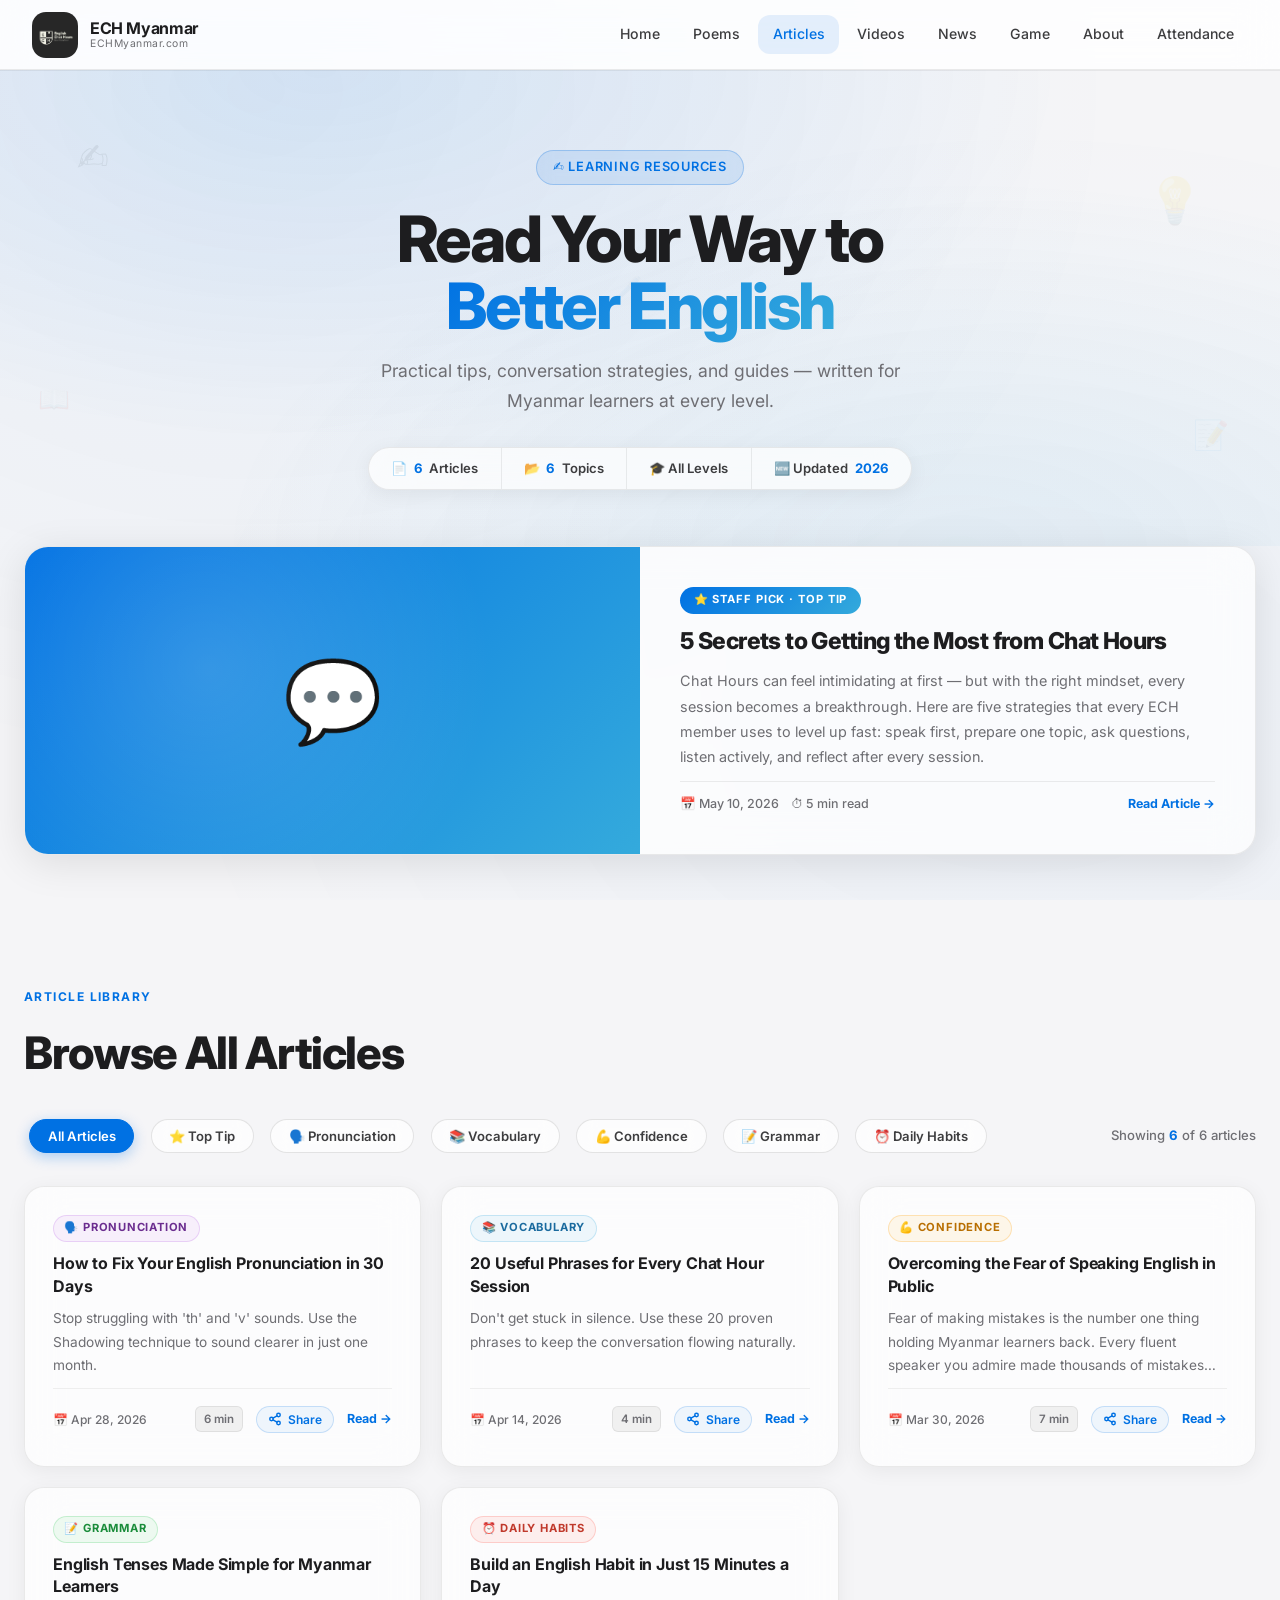
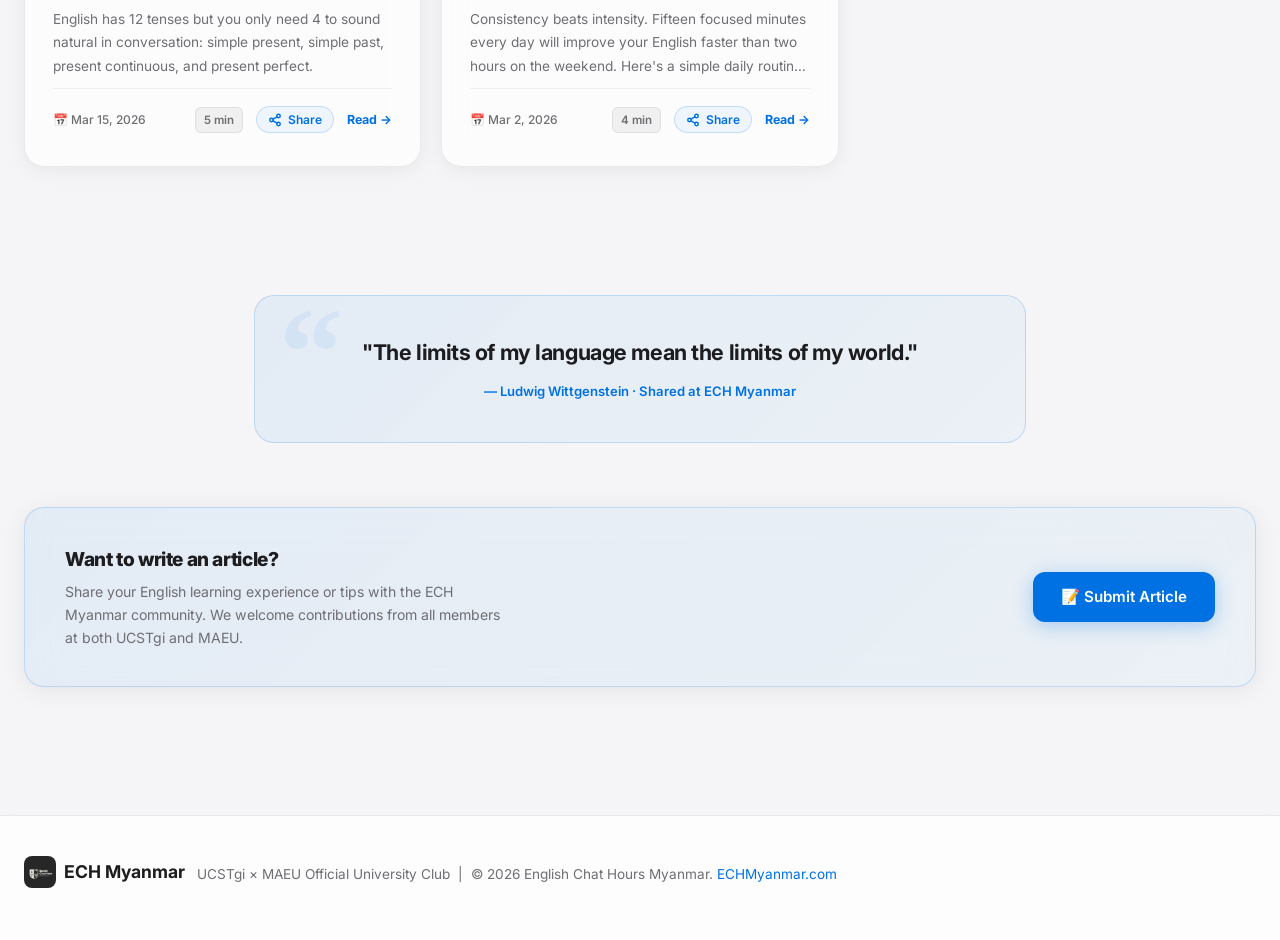
<file: articles.html>
<!DOCTYPE html>
<html lang="en">
<head>
  <meta charset="UTF-8" />
  <meta name="viewport" content="width=device-width, initial-scale=1.0" />
  <meta name="description" content="English learning articles and tips from ECH Myanmar — practical advice for Myanmar students learning to speak English confidently." />
  <title>Articles — ECH Myanmar</title>
  <link rel="icon" sizes="48x48" href="echlogo.png" />
  <link rel="stylesheet" href="style.css" />
  <link rel="stylesheet" href="articles.css" />
  <link rel="preconnect" href="https://fonts.googleapis.com" />
  <link rel="preconnect" href="https://fonts.gstatic.com" crossorigin />
  <link href="https://fonts.googleapis.com/css2?family=Inter:wght@300;400;500;600;700;800&display=swap" rel="stylesheet" />
</head>
<body>

  <nav>
    <div class="nav-inner">
      <a href="index.html" class="nav-brand">
        <img src="logo.png" alt="ECH Myanmar Logo" class="nav-logo" />
        <div class="brand-text">
          <span>ECH Myanmar</span>
          <span>ECHMyanmar.com</span>
        </div>
      </a>
      <ul class="nav-links">
        <li><a href="index.html">Home</a></li>
        <li><a href="poem.html">Poems</a></li>
        <li><a href="articles.html"active='class'>Articles</a></li>
        <li><a href="videos.html">Videos</a></li>
        <li><a href="news.html">News</a></li>
        <li><a href="mark.html">Game</a></li>
        <li><a href="about.html">About</a></li>
        <li><a href="attendance.html">Attendance</a></li>
      </ul>
      <button class="hamburger" id="hamburger" aria-label="Toggle menu" aria-expanded="false">
        <span></span><span></span><span></span>
      </button>
    </div>
  </nav>
  <div class="nav-dropdown" id="navDropdown">
    <a href="index.html">Home</a>
    <a href="poem.html">Poems</a>
    <a href="articles.html" active="class" >Articles</a>
    <a href="videos.html">Videos</a>
    <a href="news.html">News</a>
    <li><a href="mark.html">Game</a></li>
    <a href="about.html">About</a>
    <a href="attendance.html">Attendance</a>
  </div>

  <main>

    <!-- ── Hero ── -->
    <section class="articles-hero">
      <div class="hero-floaters" aria-hidden="true">
        <div class="floater">✍️</div>
        <div class="floater">📖</div>
        <div class="floater">💡</div>
        <div class="floater">📝</div>
        <div class="floater">🖊️</div>
      </div>
      <div class="container">
        <div class="hero-badge">✍️ Learning Resources</div>
        <h1>Read Your Way to<br><span>Better English</span></h1>
        <p>Practical tips, conversation strategies, and guides — written for Myanmar learners at every level.</p>
        <div class="hero-stats">
          <div class="hero-stat">📄 <strong>6</strong> Articles</div>
          <div class="hero-stat">📂 <strong>6</strong> Topics</div>
          <div class="hero-stat">🎓 All Levels</div>
          <div class="hero-stat">🆕 Updated <strong>2026</strong></div>
        </div>
      </div>
    </section>

    <!-- ── Featured Article ── -->
    <section class="section-featured">
      <div class="container">
        <div class="featured-article"
             data-cat="top-tip"
             data-chip="chip-top-tip"
             data-label="⭐ Top Tip"
             data-title="5 Secrets to Getting the Most from Chat Hours"
             data-date="May 10, 2026"
             data-read="5 min read"
             data-content="Chat Hours can feel intimidating at first — but with the right mindset, every session becomes a breakthrough. Here are five strategies that every ECH member uses to level up fast.

1. Speak first, perfect later — don't wait until your grammar is perfect. The act of speaking is the practice.

2. Prepare one topic — come to each session with one subject you want to talk about confidently.

3. Ask questions actively — the best conversationalists are curious, not lecturers.

4. Listen as much as you speak — noticing how others phrase things is half the learning.

5. Reflect after each session — write down two new phrases you heard and practice them that evening.">
          <div class="featured-visual" aria-hidden="true">💬</div>
          <div class="featured-body">
            <div class="featured-eyebrow">⭐ Staff Pick · Top Tip</div>
            <div class="featured-title">5 Secrets to Getting the Most from Chat Hours</div>
            <div class="featured-excerpt">Chat Hours can feel intimidating at first — but with the right mindset, every session becomes a breakthrough. Here are five strategies that every ECH member uses to level up fast: speak first, prepare one topic, ask questions, listen actively, and reflect after every session.</div>
            <div class="featured-footer">
              <div class="art-meta">
                <span>📅 May 10, 2026</span>
                <span>⏱ 5 min read</span>
              </div>
              <span class="art-read">Read Article →</span>
            </div>
          </div>
        </div>
      </div>
    </section>

    <!-- ── Article Library ── -->
    <section>
      <div class="container">
        <div class="section-header section-header--left">
          <span class="section-eyebrow">Article Library</span>
          <h2 class="section-title">Browse All Articles</h2>
        </div>

        <!-- Filter bar -->
        <div class="filter-bar">
          <div class="filter-tabs">
            <button class="filter-btn active" data-filter="all">All Articles</button>
            <button class="filter-btn" data-filter="top-tip">⭐ Top Tip</button>
            <button class="filter-btn" data-filter="pronunciation">🗣️ Pronunciation</button>
            <button class="filter-btn" data-filter="vocabulary">📚 Vocabulary</button>
            <button class="filter-btn" data-filter="confidence">💪 Confidence</button>
            <button class="filter-btn" data-filter="grammar">📝 Grammar</button>
            <button class="filter-btn" data-filter="daily-habits">⏰ Daily Habits</button>
          </div>
          <div class="article-count">Showing <span id="visibleCount">6</span> of 6 articles</div>
        </div>

        <!-- Grid -->
        <div class="articles-grid" id="articleGrid">

        
          <!-- 2: Pronunciation Guide -->
          <article class="art-card"
                   data-cat="pronunciation"
                   data-chip="chip-pronunciation"
                   data-label="🗣️ Pronunciation"
                   data-title="How to Fix Your English Pronunciation in 30 Days"
                   data-date="April 28, 2026"
                   data-read="6 min read"
                   data-content="Good pronunciation is not about sounding like a native — it's about being understood clearly. Myanmar learners often struggle with specific sounds like the 'th' in 'the' or the 'v' vs 'b' distinction.

The 30-Day Strategy:
• Shadow Practice: Find a 2-minute English clip. Listen to a sentence, pause, and repeat it exactly — matching the speed and rhythm.
• Record Yourself: You cannot fix what you cannot hear. Record your voice and compare it to the original.
• Focus on Mouth Position:
  - The 'th' sound: Place your tongue between your teeth and blow.
  - The 'v' sound: Use your top teeth on your lower lip.

Consistency is key: 10 minutes of daily 'shadowing' beats 2 hours of passive listening once a week.
How to Fix Your English Pronunciation in 30 Days
Good pronunciation isn’t about sounding like a native; it’s about being understood clearly. For many learners in Myanmar (and across Asia), the main trouble spots are just a few sounds: the “th” in the, the “v” vs “b” difference, and the way English syllables are stressed and connected. With a focused 30‑day plan, you can make your speech much clearer and more natural.

1. Understand what you’re really fixing
Before you start, reset your goal:

Target clarity, not an accent.

Focus on common problem sounds:

“th” (as in the, thing, with)

“v” vs “b” (as in very vs berry, seven vs seven)

Short vowels like the “a” in cat and “i” in hit

Word stress (e.g., today vs today, photograph vs photographer)

By narrowing your focus, you avoid trying to “fix everything at once” and instead spot‑treat the sounds that cause misunderstandings.

2. The 30‑Day Shadowing Plan
Shadowing means listening to a short English clip, then repeating it out loud in sync with the speaker, trying to copy the rhythm, speed, and sounds. Use this pattern every day:

Day 1–7 (setup and basics)

Choose one 60–90‑second clip (YouTube, Netflix, or a podcast with clear speech).

Break it into 1–2 short sentences.

Listen to each sentence 2–3 times, then pause and repeat, focusing on copying the speaker’s speed and tone, not just the words.

Day 8–14 (adding recording)

Do the same shadowing, but now record yourself.

Play it back and compare:

Are your “th” sounds actually using your tongue between your teeth?

Does “very” sound like berry or clearly like very?

If a sound is wrong, repeat it 5–10 times in a row, then try the full sentence again.

Day 15–21 (sentence focus)

Shadow longer sentences (8–12 words).

Focus on linking sounds:

“I’m going to school” becomes “I’m gonna school” in natural speech.

Copy how the speaker groups words together; this fixes the “robot voice” effect.

Day 22–30 (fluency and daily English)

Choose slightly more natural or “real‑life” clips (short vlogs, interviews, or scenes from sitcoms).

Shadow for 10–15 minutes, then speak on your own for 2–3 minutes using the same phrases you practiced.

Example: if the clip is about “my weekend,” you can record a short speech about your weekend using the same rhythm and vocabulary.

The key is to do 10 minutes every day instead of 1–2 “big” marathon sessions per week. Daily practice trains your muscles and your ear together.

3. Fixing the “th” and “v” sounds
These are two of the biggest pain points for Myanmar learners. Here’s how to build them step‑by‑step:

/θ/ and /ð/ – the “th” sounds
English has two different “th” sounds:

Unvoiced /θ/ in think, thing, three

Voiced /ð/ in this, that, the

Step‑by‑step practice:

Place the tip of your tongue lightly between your front teeth.

Blow air through your mouth while keeping your vocal cords relaxed for /θ/ (like a hiss).

For /ð/, keep the same tongue position, but add voice (feel a buzz in your throat).

Drill ideas:

Repeat: think, thing, thought, three (focus on clear /θ/).

Then repeat: this, that, with, mother (focus on /ð/).

Combine: “This thing is thick” several times, slowly, then faster.

Many Myanmar speakers replace “th” with “t” or “d”. If you normally say “dis” for “this”, the first task is to feel your tongue between your teeth, not behind them.

/v/ vs /b/ – the lip–teeth difference
Myanmar Burmese often mixes v and b because the “v” sound is unusual.

/v/: top teeth on lower lip, a soft buzz (like a weak “f”).

/b/: both lips close and pop, like in ball or buy.

How to practice:

Put your top teeth on your lower lip.

Say “vvvv” slowly, keeping teeth on lips.

Then say “b”: your lips close and open, but teeth are not involved.

Mini‑drill:

very – berry

seven – seven (check if the first vowel glides correctly)

love – above (end the word with /v/, not /b/)

Record yourself repeating these pairs and circle which ones the listener would misunderstand.

4. Train your mouth and ears together
Even if you know the theory, your mouth needs muscle memory. Try these short daily exercises:

Mouth position checks:

Stand in front of a mirror and say “the very thing” 5 times, watching your tongue and lips.

For “very”, make sure your bottom lip touches your top teeth; for “bury”, your lips pucker.

Ear‑training tricks:

Play a short sentence and pause and write it down. Then play it again and check your spelling.

If you wrote “dis berry thing” when the speaker said “this very thing”, you’ve exposed your problem sounds.

Tongue twisters (slowly):

“This thing is thick and thin.”

“Very, very, very, very…” (repeat faster each time).

Start slow and focus on accuracy; speed will come later.

5. Make it part of your daily life
To make your 30‑day progress stick, link pronunciation practice to real‑life habits:

Speaking with a phone:

When you call family or friends in English, use the same phrases you practiced (e.g., “I’m going to…”, “I was thinking…”).

Even if you falter, repeat the sentence once more with clearer sounds.

Dictation from media:

Watch 1–2 short English clips per day and write down what you hear.

Compare your text with subtitles; any mismatch is a clue about your pronunciation or listening.

Self‑explaining in English:

Describe your day out loud in English: “I wake up. I eat breakfast. I go to work…”

Use the same rhythm and linking you practiced in shadowing.

6. Why 10 minutes a day beats 2 hours once a week
The brain and mouth learn pronunciation best through short, frequent repetition, not long, irregular sessions. Ten minutes daily:

Builds muscle memory for sounds like “th” and “v”.

Trains your ear to notice the difference between your voice and a clear model.

Lets you spot mistakes quickly and fix them before they “stick.”

By day 30, you won’t sound like a perfect native, but you will be easier to understand, and your confidence will rise every time someone says, “Oh, I understood that clearly.”

If you stick to this plan, you’ll move from “I’m shy to speak because of my pronunciation” to “I know how to fix my sounds and I’m practicing every day.” That shift is worth far more than any accent.">
            <span class="art-chip chip-pronunciation">🗣️ Pronunciation</span>
            <div class="art-title">How to Fix Your English Pronunciation in 30 Days</div>
            <div class="art-excerpt">Stop struggling with 'th' and 'v' sounds. Use the Shadowing technique to sound clearer in just one month.</div>
            <div class="art-footer">
              <span class="art-date">📅 Apr 28, 2026</span>
              <div class="art-actions">
                <span class="read-time">6 min</span>
                <button class="btn-share" aria-label="Copy link to article" title="Copy link">
                  <svg width="14" height="14" viewBox="0 0 24 24" fill="none" stroke="currentColor" stroke-width="2.5" stroke-linecap="round" stroke-linejoin="round"><circle cx="18" cy="5" r="3"/><circle cx="6" cy="12" r="3"/><circle cx="18" cy="19" r="3"/><line x1="8.59" y1="13.51" x2="15.42" y2="17.49"/><line x1="15.41" y1="6.51" x2="8.59" y2="10.49"/></svg>
                  <span class="share-text">Share</span>
                </button>
                <span class="art-read">Read →</span>
              </div>
            </div>
          </article>

          <!-- 3: Useful Phrases -->
          <article class="art-card"
                   data-cat="vocabulary"
                   data-chip="chip-vocabulary"
                   data-label="📚 Vocabulary"
                   data-title="20 Useful Phrases for Every Chat Hour Session"
                   data-date="April 14, 2026"
                   data-read="4 min read"
                   data-content="Walking into a conversation is easier when you have the right tools. Here are phrases to help you navigate any ECH session:

To Agree & Build:
• 'That's a great point — could you elaborate on that?'
• 'I completely agree, and I'd add that...'

To Ask for Clarification:
• 'I'm not sure I understand — could you say that differently?'
• 'What do you mean exactly by...?'

To Share Your View:
• 'From my perspective...'
• 'In my experience, I've found that...'

Tip: Memorize five of these per week and try to use them at least twice in your next session.">
            <span class="art-chip chip-vocabulary">📚 Vocabulary</span>
            <div class="art-title">20 Useful Phrases for Every Chat Hour Session</div>
            <div class="art-excerpt">Don't get stuck in silence. Use these 20 proven phrases to keep the conversation flowing naturally.</div>
            <div class="art-footer">
              <span class="art-date">📅 Apr 14, 2026</span>
              <div class="art-actions">
                <span class="read-time">4 min</span>
                <button class="btn-share" aria-label="Copy link to article" title="Copy link">
                  <svg width="14" height="14" viewBox="0 0 24 24" fill="none" stroke="currentColor" stroke-width="2.5" stroke-linecap="round" stroke-linejoin="round"><circle cx="18" cy="5" r="3"/><circle cx="6" cy="12" r="3"/><circle cx="18" cy="19" r="3"/><line x1="8.59" y1="13.51" x2="15.42" y2="17.49"/><line x1="15.41" y1="6.51" x2="8.59" y2="10.49"/></svg>
                  <span class="share-text">Share</span>
                </button>
                <span class="art-read">Read →</span>
              </div>
            </div>
          </article>

          <!-- 4: Confidence -->
          <article class="art-card"
                   data-cat="confidence"
                   data-chip="chip-confidence"
                   data-label="💪 Confidence"
                   data-title="Overcoming the Fear of Speaking English in Public"
                   data-date="March 30, 2026"
                   data-read="7 min read"
                   data-content="Fear of making mistakes is the number one thing holding Myanmar learners back. But here's the truth: every fluent English speaker you admire made thousands of mistakes before they got there. The difference is they kept going.

The science of language acquisition shows that your brain learns fastest through comprehensible input and low-anxiety speaking practice — exactly what ECH sessions are designed to provide.

Practical steps to build confidence:
1. Start small — greet someone in English today, just one sentence.
2. Embrace mistakes — every mistake is a data point, not a failure.
3. Prepare a 'safety sentence' — have one sentence ready for when you freeze: 'That's a really interesting question, let me think for a second.'
4. Use ECH sessions as your safe space — everyone there is learning too.
5. Track your wins — write one thing you said confidently after every session.

Small wins accumulate: greet someone today, answer a question tomorrow, give a short speech next month. Confidence is built through action, not waiting.">
            <span class="art-chip chip-confidence">💪 Confidence</span>
            <div class="art-title">Overcoming the Fear of Speaking English in Public</div>
            <div class="art-excerpt">Fear of making mistakes is the number one thing holding Myanmar learners back. Every fluent speaker you admire made thousands of mistakes first — the difference is they kept going.</div>
            <div class="art-footer">
              <span class="art-date">📅 Mar 30, 2026</span>
              <div class="art-actions">
                <span class="read-time">7 min</span>
                <button class="btn-share" aria-label="Copy link to article" title="Copy link">
                  <svg width="14" height="14" viewBox="0 0 24 24" fill="none" stroke="currentColor" stroke-width="2.5" stroke-linecap="round" stroke-linejoin="round"><circle cx="18" cy="5" r="3"/><circle cx="6" cy="12" r="3"/><circle cx="18" cy="19" r="3"/><line x1="8.59" y1="13.51" x2="15.42" y2="17.49"/><line x1="15.41" y1="6.51" x2="8.59" y2="10.49"/></svg>
                  <span class="share-text">Share</span>
                </button>
                <span class="art-read">Read →</span>
              </div>
            </div>
          </article>

          <!-- 5: Grammar -->
          <article class="art-card"
                   data-cat="grammar"
                   data-chip="chip-grammar"
                   data-label="📝 Grammar"
                   data-title="English Tenses Made Simple for Myanmar Learners"
                   data-date="March 15, 2026"
                   data-read="5 min read"
                   data-content="English has 12 main tenses, but the good news? In everyday conversation, you only need to master four to sound natural: simple present, simple past, present continuous, and present perfect.

The Big Four:
• Simple Present — 'I work at a school.' (facts and routines)
• Simple Past — 'I worked yesterday.' (completed actions)
• Present Continuous — 'I am working right now.' (happening now)
• Present Perfect — 'I have worked here for two years.' (past with present relevance)

Focus on these four first. Everything else is an extension of these patterns.

A quick trick for choosing the right tense: ask yourself, 'When did this happen relative to now?' If it's a habit → simple present. If it finished → simple past. If it's ongoing → present continuous. If it connects past to now → present perfect.

Practice tip: write 3 sentences daily, one in each of the four tenses. After two weeks, they'll feel automatic.">
            <span class="art-chip chip-grammar">📝 Grammar</span>
            <div class="art-title">English Tenses Made Simple for Myanmar Learners</div>
            <div class="art-excerpt">English has 12 tenses but you only need 4 to sound natural in conversation: simple present, simple past, present continuous, and present perfect.</div>
            <div class="art-footer">
              <span class="art-date">📅 Mar 15, 2026</span>
              <div class="art-actions">
                <span class="read-time">5 min</span>
                <button class="btn-share" aria-label="Copy link to article" title="Copy link">
                  <svg width="14" height="14" viewBox="0 0 24 24" fill="none" stroke="currentColor" stroke-width="2.5" stroke-linecap="round" stroke-linejoin="round"><circle cx="18" cy="5" r="3"/><circle cx="6" cy="12" r="3"/><circle cx="18" cy="19" r="3"/><line x1="8.59" y1="13.51" x2="15.42" y2="17.49"/><line x1="15.41" y1="6.51" x2="8.59" y2="10.49"/></svg>
                  <span class="share-text">Share</span>
                </button>
                <span class="art-read">Read →</span>
              </div>
            </div>
          </article>

          <!-- 6: Daily Habits -->
          <article class="art-card"
                   data-cat="daily-habits"
                   data-chip="chip-daily-habits"
                   data-label="⏰ Daily Habits"
                   data-title="Build an English Habit in Just 15 Minutes a Day"
                   data-date="March 2, 2026"
                   data-read="4 min read"
                   data-content="Consistency beats intensity. Fifteen focused minutes every day will improve your English faster than two hours on the weekend.

Here's a simple daily routine that works:

Minutes 1–5: Read one English paragraph aloud. Choose anything — a news headline, a book page, or an ECH article. The goal is to activate your mouth and brain together.

Minutes 6–10: Listen to a short English audio clip and repeat three sentences exactly as you heard them. YouTube, podcasts, or the ECH video library all work perfectly.

Minutes 11–15: Write three sentences about your day using new words you've learned this week. Connecting new vocabulary to your real life is the fastest way to make it stick.

How to keep the streak going:
• Tell an ECH friend about your habit — accountability doubles follow-through.
• Use a habit tracker app or just tick a calendar.
• Don't break the chain: even 5 minutes on a busy day counts.

Language is built one day at a time. Start today.">
            <span class="art-chip chip-daily-habits">⏰ Daily Habits</span>
            <div class="art-title">Build an English Habit in Just 15 Minutes a Day</div>
            <div class="art-excerpt">Consistency beats intensity. Fifteen focused minutes every day will improve your English faster than two hours on the weekend. Here's a simple daily routine that works.</div>
            <div class="art-footer">
              <span class="art-date">📅 Mar 2, 2026</span>
              <div class="art-actions">
                <span class="read-time">4 min</span>
                <button class="btn-share" aria-label="Copy link to article" title="Copy link">
                  <svg width="14" height="14" viewBox="0 0 24 24" fill="none" stroke="currentColor" stroke-width="2.5" stroke-linecap="round" stroke-linejoin="round"><circle cx="18" cy="5" r="3"/><circle cx="6" cy="12" r="3"/><circle cx="18" cy="19" r="3"/><line x1="8.59" y1="13.51" x2="15.42" y2="17.49"/><line x1="15.41" y1="6.51" x2="8.59" y2="10.49"/></svg>
                  <span class="share-text">Share</span>
                </button>
                <span class="art-read">Read →</span>
              </div>
            </div>
          </article>

        </div>
      </div>
    </section>

    <!-- ── Motivational Quote ── -->
    <section>
      <div class="container container--narrow">
        <div class="quote-banner">
          <div class="quote-text">"The limits of my language mean the limits of my world."</div>
          <div class="quote-author">— Ludwig Wittgenstein · Shared at ECH Myanmar</div>
        </div>
      </div>
    </section>

    <!-- ── CTA ── -->
    <section class="section-cta">
      <div class="container">
        <div class="glass articles-cta">
          <div>
            <h3>Want to write an article?</h3>
            <p>Share your English learning experience or tips with the ECH Myanmar community. We welcome contributions from all members at both UCSTgi and MAEU.</p>
          </div>
          <a href="about.html" class="btn btn-primary">📝 Submit Article</a>
        </div>
      </div>
    </section>

  </main>

  <!-- ── Article Modal ── -->
  <div class="modal-overlay" id="articleModal" role="dialog" aria-modal="true" aria-labelledby="modalTitle">
    <div class="modal-box">
      <div class="modal-header">
        <span class="art-chip" id="modalChip"></span>
        <div class="modal-header-actions">
          <button class="btn-share btn-share--modal" id="modalShareBtn" aria-label="Copy link to this article">
            <svg width="14" height="14" viewBox="0 0 24 24" fill="none" stroke="currentColor" stroke-width="2.5" stroke-linecap="round" stroke-linejoin="round"><circle cx="18" cy="5" r="3"/><circle cx="6" cy="12" r="3"/><circle cx="18" cy="19" r="3"/><line x1="8.59" y1="13.51" x2="15.42" y2="17.49"/><line x1="15.41" y1="6.51" x2="8.59" y2="10.49"/></svg>
            <span class="share-text">Copy Link</span>
          </button>
          <button class="modal-close" id="modalClose" aria-label="Close article">✕</button>
        </div>
      </div>
      <div class="modal-body">
        <div class="modal-title" id="modalTitle"></div>
        <div class="modal-meta" id="modalMeta"></div>
        <div class="modal-content" id="modalContent"></div>
      </div>
    </div>
  </div>

  <!-- ── Footer ── -->
  <footer>
  <div class="footer-inner">
    <div class="footer-brand">
      <img src="echlogo.png" alt="ECH Myanmar Logo" class="footer-logo" />
      ECH Myanmar
    </div>
    <p>UCSTgi × MAEU Official University Club &nbsp;|&nbsp; © 2026 English Chat Hours Myanmar. <a href="https://echmyanmar.com">ECHMyanmar.com</a></p>
  </div>
</footer>

  <script src="script.js"></script>
  <script>
    /* ── Helpers ── */
    function slugify(title) {
      return encodeURIComponent(title.trim().toLowerCase().replace(/\s+/g, '-'));
    }

    function buildShareUrl(title) {
      return `${window.location.origin}${window.location.pathname}?article=${slugify(title)}`;
    }

    async function copyToClipboard(text, btn) {
      const label = btn.querySelector('.share-text');
      const original = label ? label.textContent : null;

      try {
        await navigator.clipboard.writeText(text);
        btn.classList.add('btn-share--copied');
        if (label) label.textContent = 'Copied!';
        setTimeout(() => {
          btn.classList.remove('btn-share--copied');
          if (label) label.textContent = original;
        }, 2000);
      } catch {
        /* Fallback for older browsers */
        const el = document.createElement('textarea');
        el.value = text;
        el.style.position = 'fixed';
        el.style.opacity = '0';
        document.body.appendChild(el);
        el.select();
        document.execCommand('copy');
        document.body.removeChild(el);
        btn.classList.add('btn-share--copied');
        if (label) label.textContent = 'Copied!';
        setTimeout(() => {
          btn.classList.remove('btn-share--copied');
          if (label) label.textContent = original;
        }, 2000);
      }
    }

    /* ── Filter ── */
    const filterBtns = document.querySelectorAll('.filter-btn');
    const artCards   = document.querySelectorAll('.art-card');
    const countEl    = document.getElementById('visibleCount');

    filterBtns.forEach(btn => {
      btn.addEventListener('click', () => {
        filterBtns.forEach(b => b.classList.remove('active'));
        btn.classList.add('active');
        const f = btn.dataset.filter;
        let visible = 0;
        artCards.forEach(card => {
          const show = f === 'all' || card.dataset.cat === f;
          card.classList.toggle('hidden', !show);
          if (show) visible++;
        });
        countEl.textContent = visible;
      });
    });

    /* ── Modal ── */
    const modal        = document.getElementById('articleModal');
    const modalChip    = document.getElementById('modalChip');
    const modalTitle   = document.getElementById('modalTitle');
    const modalMeta    = document.getElementById('modalMeta');
    const modalContent = document.getElementById('modalContent');
    const closeBtn     = document.getElementById('modalClose');
    const modalShareBtn = document.getElementById('modalShareBtn');

    function openModal(el) {
      modalChip.className    = 'art-chip ' + el.dataset.chip;
      modalChip.textContent  = el.dataset.label;
      modalTitle.textContent = el.dataset.title;
      modalMeta.innerHTML    = `<span>📅 ${el.dataset.date}</span><span>⏱ ${el.dataset.read}</span>`;
      modalContent.innerText = el.dataset.content;
      modal.classList.add('open');
      document.body.classList.add('modal-open');

      /* Update browser URL without reload so the link is shareable */
      history.replaceState(null, '', buildShareUrl(el.dataset.title));
    }

    function closeModal() {
      modal.classList.remove('open');
      document.body.classList.remove('modal-open');
      history.replaceState(null, '', window.location.pathname);
    }

    /* Open modal on card click (but not on the share button itself) */
    artCards.forEach(card => {
      card.addEventListener('click', e => {
        if (e.target.closest('.btn-share')) return;
        openModal(card);
      });
    });

    /* Featured article click */
    const featuredCard = document.querySelector('.featured-article');
    if (featuredCard) {
      featuredCard.addEventListener('click', () => openModal(featuredCard));
    }

    /* Close modal */
    closeBtn.addEventListener('click', closeModal);
    modal.addEventListener('click', e => { if (e.target === modal) closeModal(); });
    document.addEventListener('keydown', e => { if (e.key === 'Escape') closeModal(); });

    /* Share button inside modal */
    modalShareBtn.addEventListener('click', () => {
      copyToClipboard(window.location.href, modalShareBtn);
    });

    /* Share buttons on cards */
    document.querySelectorAll('.art-card .btn-share').forEach(btn => {
      btn.addEventListener('click', e => {
        e.stopPropagation();
        const card = btn.closest('.art-card');
        copyToClipboard(buildShareUrl(card.dataset.title), btn);
      });
    });

    /* ── Deep-link: auto-open article from ?article= param ── */
    (function () {
      const params = new URLSearchParams(window.location.search);
      const target = params.get('article');
      if (!target) return;

      const all = document.querySelectorAll('.art-card, .featured-article');
      for (const el of all) {
        if (slugify(el.dataset.title) === target) {
          openModal(el);
          break;
        }
      }
    })();
  </script>
</body>
</html>
</file>
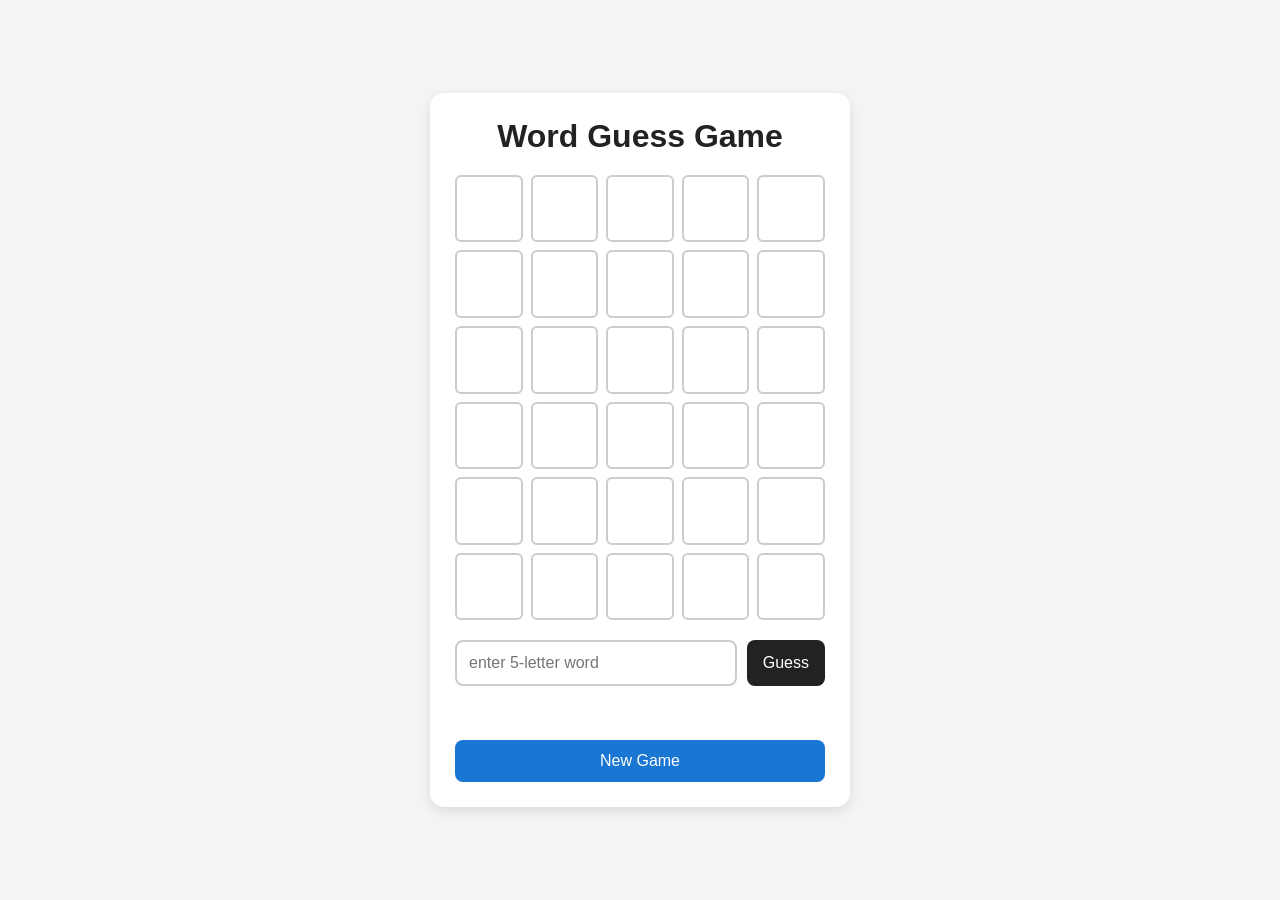
<file: guess.html>
<!DOCTYPE html>
<html lang="en">
<head>
  <meta charset="UTF-8" />
  <meta name="viewport" content="width=device-width, initial-scale=1.0" />
  <title>Word Guess Game</title>

  <style>
    * {
      box-sizing: border-box;
      margin: 0;
      padding: 0;
      font-family: Arial, sans-serif;
    }

    body {
      background: #f4f4f4;
      display: flex;
      justify-content: center;
      align-items: center;
      min-height: 100vh;
      padding: 20px;
    }

    .game-container {
      width: 100%;
      max-width: 420px;
      background: white;
      padding: 25px;
      border-radius: 14px;
      box-shadow: 0 4px 12px rgba(0,0,0,0.1);
      text-align: center;
    }

    h1 {
      margin-bottom: 20px;
      color: #222;
    }

    .grid {
      display: grid;
      grid-template-rows: repeat(6, 1fr);
      gap: 8px;
      margin-bottom: 20px;
    }

    .row {
      display: grid;
      grid-template-columns: repeat(5, 1fr);
      gap: 8px;
    }

    .cell {
      width: 100%;
      aspect-ratio: 1 / 1;
      border: 2px solid #ccc;
      display: flex;
      justify-content: center;
      align-items: center;
      font-size: 1.5rem;
      font-weight: bold;
      text-transform: uppercase;
      background: #fff;
      border-radius: 6px;
    }

    .correct {
      background: #4caf50;
      color: white;
      border-color: #4caf50;
    }

    .present {
      background: #fbc02d;
      color: white;
      border-color: #fbc02d;
    }

    .wrong {
      background: #9e9e9e;
      color: white;
      border-color: #9e9e9e;
    }

    .controls {
      display: flex;
      gap: 10px;
      margin-bottom: 15px;
    }

    input {
      flex: 1;
      padding: 12px;
      font-size: 1rem;
      border: 2px solid #ccc;
      border-radius: 8px;
      text-transform: lowercase;
    }

    button {
      padding: 12px 16px;
      border: none;
      border-radius: 8px;
      background: #222;
      color: white;
      cursor: pointer;
      font-size: 1rem;
      transition: 0.2s;
    }

    button:hover {
      opacity: 0.9;
    }

    .message {
      margin-bottom: 15px;
      min-height: 24px;
      font-weight: bold;
      color: #333;
    }

    .new-game {
      width: 100%;
      background: #1976d2;
    }

    @media (max-width: 500px) {
      .cell {
        font-size: 1.2rem;
      }

      button,
      input {
        font-size: 0.95rem;
      }
    }
  </style>
</head>
<body>

  <div class="game-container">
    <h1>Word Guess Game</h1>

    <!-- Game Grid -->
    <div class="grid" id="grid"></div>

    <!-- Input Controls -->
    <div class="controls">
      <input
        type="text"
        id="guessInput"
        maxlength="5"
        placeholder="Enter 5-letter word"
      />
      <button id="guessBtn">Guess</button>
    </div>

    <!-- Message Area -->
    <div class="message" id="message"></div>

    <!-- Restart Button -->
    <button class="new-game" id="newGameBtn">New Game</button>
  </div>

  <script>
    // =========================
    // WORD LIST
    // =========================
    const words = [
      "apple",
      "table",
      "cloud",
      "floor",
      "river",
      "woman",
      "bread",
      "light",
      "money",
      "phone",
      "happy",
      "green",
      "world",
      "music",
      "peace"
    ];

    // =========================
    // GAME VARIABLES
    // =========================
    let secretWord = "";
    let currentRow = 0;
    let gameOver = false;

    const maxRows = 6;
    const wordLength = 5;

    const grid = document.getElementById("grid");
    const guessInput = document.getElementById("guessInput");
    const guessBtn = document.getElementById("guessBtn");
    const newGameBtn = document.getElementById("newGameBtn");
    const message = document.getElementById("message");

    // =========================
    // CREATE GRID
    // =========================
    function createGrid() {
      grid.innerHTML = "";

      for (let r = 0; r < maxRows; r++) {
        const row = document.createElement("div");
        row.classList.add("row");

        for (let c = 0; c < wordLength; c++) {
          const cell = document.createElement("div");
          cell.classList.add("cell");
          cell.id = `cell-${r}-${c}`;
          row.appendChild(cell);
        }

        grid.appendChild(row);
      }
    }

    // =========================
    // START NEW GAME
    // =========================
    function startGame() {
      // Pick random word
      secretWord = words[Math.floor(Math.random() * words.length)];

      // Reset game state
      currentRow = 0;
      gameOver = false;

      // Clear UI
      message.textContent = "";
      guessInput.value = "";
      guessInput.disabled = false;
      guessBtn.disabled = false;

      // Rebuild grid
      createGrid();

      console.log("Secret Word:", secretWord); // For testing
    }

    // =========================
    // HANDLE GUESS
    // =========================
    function submitGuess() {
      if (gameOver) return;

      let guess = guessInput.value.toLowerCase().trim();

      // Validate input
      if (guess.length !== 5) {
        message.textContent = "Please enter a 5-letter word.";
        return;
      }

      // Fill row with letters
      for (let i = 0; i < wordLength; i++) {
        const cell = document.getElementById(`cell-${currentRow}-${i}`);
        const letter = guess[i];

        cell.textContent = letter;

        // Correct position
        if (letter === secretWord[i]) {
          cell.classList.add("correct");
        }
        // Correct letter, wrong position
        else if (secretWord.includes(letter)) {
          cell.classList.add("present");
        }
        // Letter not in word
        else {
          cell.classList.add("wrong");
        }
      }

      // Check win
      if (guess === secretWord) {
        message.textContent = "Correct!";
        endGame();
        return;
      }

      currentRow++;

      // Check lose
      if (currentRow >= maxRows) {
        message.textContent = `Game over! Word was "${secretWord.toUpperCase()}".`;
        endGame();
      }

      // Clear input
      guessInput.value = "";
    }

    // =========================
    // END GAME
    // =========================
    function endGame() {
      gameOver = true;
      guessInput.disabled = true;
      guessBtn.disabled = true;
    }

    // =========================
    // EVENT LISTENERS
    // =========================

    // Guess button click
    guessBtn.addEventListener("click", submitGuess);

    // Press Enter to submit
    guessInput.addEventListener("keydown", function(event) {
      if (event.key === "Enter") {
        submitGuess();
      }
    });

    // Restart game
    newGameBtn.addEventListener("click", startGame);

    // =========================
    // INITIALIZE GAME
    // =========================
    startGame();
  </script>

</body>
</html>
</file>
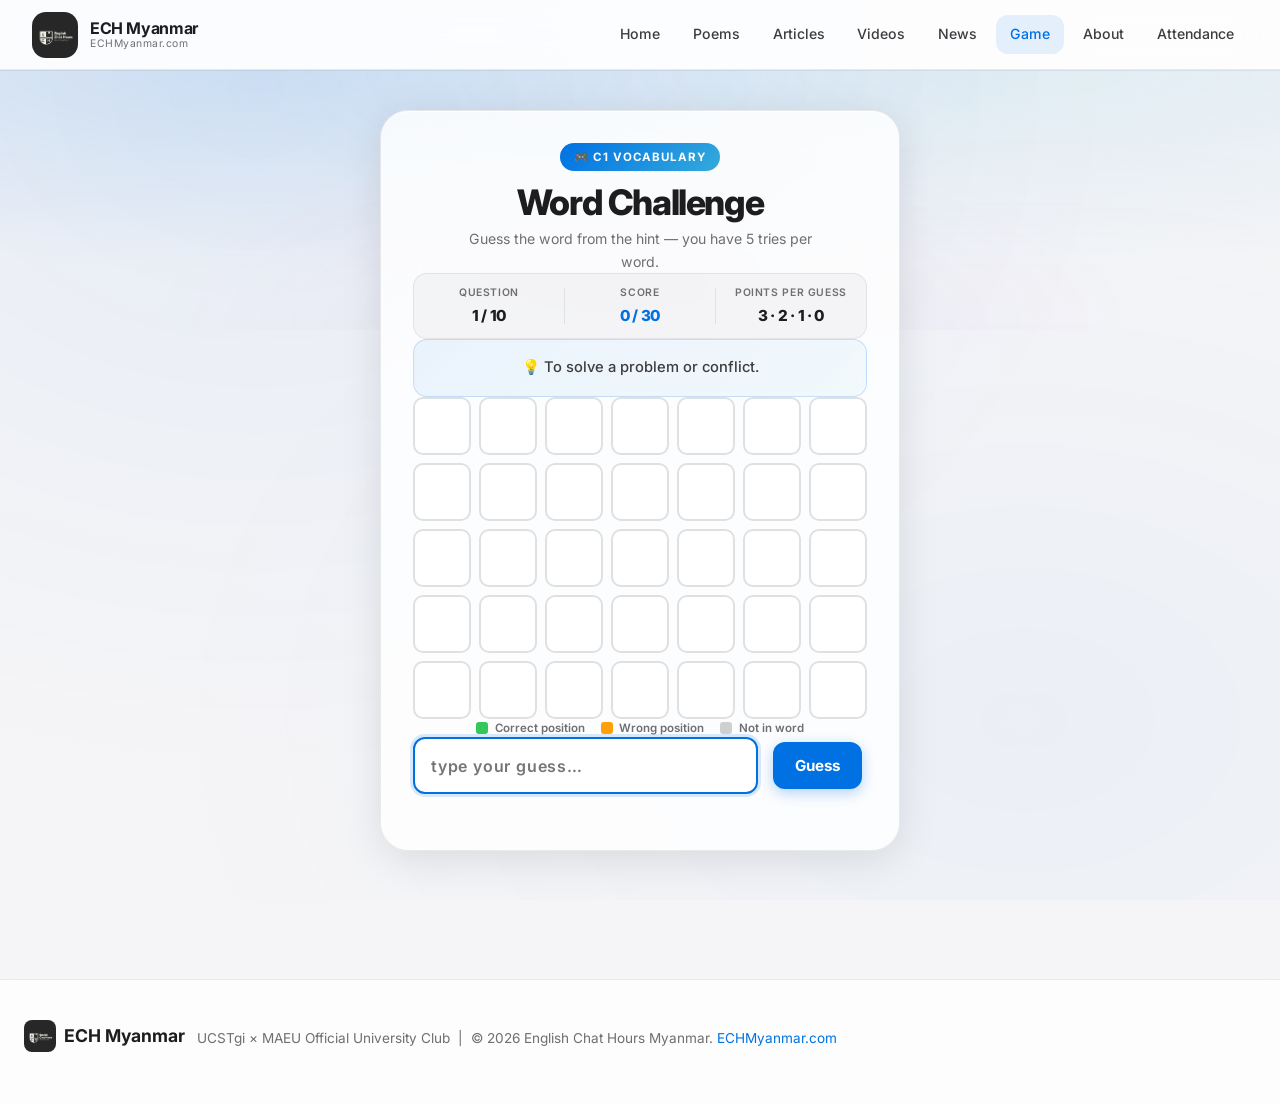
<file: mark.html>
<!DOCTYPE html>
<html lang="en">
<head>
  <meta charset="UTF-8" />
  <meta name="viewport" content="width=device-width, initial-scale=1.0" />
  <meta name="description" content="C1 Word Challenge — a Wordle-style vocabulary game for ECH Myanmar English learners." />
  <title>C1 Word Challenge — ECH Myanmar</title>
  <link rel="icon" sizes="48x48" href="echlogo.png" />
  <link rel="stylesheet" href="style.css" />
  <link rel="stylesheet" href="game.css" />
  <link rel="preconnect" href="https://fonts.googleapis.com" />
  <link rel="preconnect" href="https://fonts.gstatic.com" crossorigin />
  <link href="https://fonts.googleapis.com/css2?family=Inter:wght@300;400;500;600;700;800&display=swap" rel="stylesheet" />
</head>
<body>

 <nav>
    <div class="nav-inner">
      <a href="index.html" class="nav-brand">
        <img src="logo.png" alt="ECH Myanmar Logo" class="nav-logo" />
        <div class="brand-text">
          <span>ECH Myanmar</span>
          <span>ECHMyanmar.com</span>
        </div>
      </a>
      <ul class="nav-links">
        <li><a href="index.html">Home</a></li>
        <li><a href="poem.html">Poems</a></li>
        <li><a href="articles.html">Articles</a></li>
        <li><a href="videos.html">Videos</a></li>
        <li><a href="news.html">News</a></li>
        <li><a href="mark.html">Game</a></li>
        <li><a href="about.html">About</a></li>
        <li><a href="attendance.html">Attendance</a></li>
      </ul>
      <button class="hamburger" id="hamburger" aria-label="Toggle menu" aria-expanded="false">
        <span></span><span></span><span></span>
      </button>
    </div>
  </nav>
  <div class="nav-dropdown" id="navDropdown">
    <a href="index.html">Home</a>
    <a href="poem.html">Poems</a>
    <a href="articles.html">Articles</a>
    <a href="videos.html">Videos</a>
    <a href="news.html">News</a>
    <li><a href="mark.html">Game</a></li>
    <a href="about.html">About</a>
    <a href="attendance.html">Attendance</a>
  </div>


  <main class="game-main">

    <!-- ── Hero ── -->
    <div class="game-hero" aria-hidden="true">
      <div class="game-hero-bg"></div>
    </div>

    <!-- ── Game Wrapper ── -->
    <div class="game-wrapper">

      <!-- GAME SCREEN -->
      <div class="game-card" id="gameScreen">

        <div class="game-card-header">
          <div class="game-badge">🎮 C1 Vocabulary</div>
          <h1 class="game-title">Word Challenge</h1>
          <p class="game-subtitle">Guess the word from the hint — you have 5 tries per word.</p>
        </div>

        <div class="game-status-bar">
          <div class="status-item">
            <span class="status-label">Question</span>
            <span class="status-value" id="questionInfo">1 / 10</span>
          </div>
          <div class="status-divider"></div>
          <div class="status-item">
            <span class="status-label">Score</span>
            <span class="status-value status-value--blue" id="scoreDisplay">0 / 30</span>
          </div>
          <div class="status-divider"></div>
          <div class="status-item">
            <span class="status-label">Points per guess</span>
            <span class="status-value">3 · 2 · 1 · 0</span>
          </div>
        </div>

        <div class="hint-box" id="hintBox" aria-live="polite">
          Hint appears here…
        </div>

        <div class="grid" id="grid" aria-label="Guess grid"></div>

        <div class="legend">
          <div class="legend-item">
            <div class="legend-dot legend-dot--correct"></div>
            <span>Correct position</span>
          </div>
          <div class="legend-item">
            <div class="legend-dot legend-dot--present"></div>
            <span>Wrong position</span>
          </div>
          <div class="legend-item">
            <div class="legend-dot legend-dot--wrong"></div>
            <span>Not in word</span>
          </div>
        </div>

        <div class="controls">
          <input
            type="text"
            id="guessInput"
            placeholder="Type your guess…"
            autocomplete="off"
            autocorrect="off"
            autocapitalize="none"
            spellcheck="false"
            aria-label="Your guess"
            maxlength="20"
          />
          <button id="guessBtn" class="btn-guess">Guess</button>
        </div>

        <div class="message" id="message" aria-live="polite"></div>

      </div>

      <!-- RESULT SCREEN -->
      <div class="game-card result-screen" id="resultScreen">

        <div class="result-logo">
          <img src="echlogo.png" alt="ECH Myanmar Logo" />
        </div>

        <h2 class="result-heading">Round Complete!</h2>

        <div class="result-score-ring" id="resultRing">
          <span class="result-score-number" id="finalScore">0</span>
          <span class="result-score-denom">/ 30</span>
        </div>

        <div class="result-message" id="finalMessage">Excellent</div>

        <div class="result-breakdown" id="resultBreakdown"></div>

        <button class="btn-restart" onclick="startNewRound()">
          🔄 Play Again
        </button>

        <a href="articles.html" class="btn-articles">📖 Read Articles</a>

        <button class="btn-screenshot" id="screenshotBtn">🖼️ Save Result as Image</button>

      </div>

    </div>

  </main>

  <footer>
  <div class="footer-inner">
    <div class="footer-brand">
      <img src="echlogo.png" alt="ECH Myanmar Logo" class="footer-logo" />
      ECH Myanmar
    </div>
    <p>UCSTgi × MAEU Official University Club &nbsp;|&nbsp; © 2026 English Chat Hours Myanmar. <a href="https://echmyanmar.com">ECHMyanmar.com</a></p>
  </div>
</footer>

  <script src="https://html2canvas.hertzen.com/dist/html2canvas.min.js"></script>
  <script src="script.js"></script>
  <script>

    /* =========================================
       WORD LIST
    ========================================= */
    const wordData = [
      { word: "innate",   hint: "Natural from birth rather than learned." },
      { word: "biased",   hint: "Not neutral or objective." },
      { word: "precise",  hint: "Very accurate and exact." },
      { word: "rigid",    hint: "Difficult to bend or unwilling to change." },
      { word: "deter",    hint: "To discourage someone from doing something." },
      { word: "bribe",    hint: "Illegal payment for influence." },
      { word: "sustain",  hint: "To continue or maintain over time." },
      { word: "faculty",  hint: "Teaching staff in a university." },
      { word: "coherent", hint: "Logical and well organized." },
      { word: "mitigate", hint: "To reduce the seriousness of something." },
      { word: "clarify",  hint: "To make something easier to understand." },
      { word: "notion",   hint: "An idea or belief about something." },
      { word: "compile",  hint: "To collect information into one work." },
      { word: "complex",  hint: "Not simple; difficult to understand." },
      { word: "enhance",  hint: "To improve quality or value." },
      { word: "resolve",  hint: "To solve a problem or conflict." },
      { word: "valid",    hint: "Logically or legally acceptable." },
      { word: "deduce",   hint: "To reach a conclusion using reasoning." },
      { word: "justify",  hint: "To provide a good reason for something." },
      { word: "convert",  hint: "To change from one form into another." }
    ];

    /* =========================================
       SETTINGS
    ========================================= */
    const TOTAL_QUESTIONS = 10;
    const MAX_ATTEMPTS    = 5;

    /* =========================================
       STATE
    ========================================= */
    let selectedWords   = [];
    let currentQuestion = 0;
    let attempts        = 0;
    let totalScore      = 0;
    let currentWord     = "";
    let currentHint     = "";
    let roundResults    = [];

    /* =========================================
       ELEMENTS
    ========================================= */
    const grid         = document.getElementById("grid");
    const guessInput   = document.getElementById("guessInput");
    const guessBtn     = document.getElementById("guessBtn");
    const message      = document.getElementById("message");
    const hintBox      = document.getElementById("hintBox");
    const questionInfo = document.getElementById("questionInfo");
    const scoreDisplay = document.getElementById("scoreDisplay");
    const gameScreen   = document.getElementById("gameScreen");
    const resultScreen = document.getElementById("resultScreen");
    const finalScore   = document.getElementById("finalScore");
    const finalMessage = document.getElementById("finalMessage");

    /* =========================================
       HELPERS
    ========================================= */
    function shuffle(array) {
      for (let i = array.length - 1; i > 0; i--) {
        const j = Math.floor(Math.random() * (i + 1));
        [array[i], array[j]] = [array[j], array[i]];
      }
      return array;
    }

    function calculatePoints(attempt) {
      if (attempt === 1) return 3;
      if (attempt === 2) return 2;
      if (attempt === 3) return 1;
      return 0;
    }

    /* =========================================
       GRID
    ========================================= */
    function createGrid(wordLength) {
      grid.innerHTML = "";
      for (let r = 0; r < MAX_ATTEMPTS; r++) {
        const row = document.createElement("div");
        row.classList.add("row");
        row.style.gridTemplateColumns = `repeat(${wordLength}, 1fr)`;
        for (let c = 0; c < wordLength; c++) {
          const cell = document.createElement("div");
          cell.classList.add("cell");
          cell.id = `cell-${r}-${c}`;
          row.appendChild(cell);
        }
        grid.appendChild(row);
      }
    }

    /* =========================================
       LOAD QUESTION
    ========================================= */
    function loadQuestion() {
      const data    = selectedWords[currentQuestion];
      currentWord   = data.word.toLowerCase();
      currentHint   = data.hint;
      attempts      = 0;

      questionInfo.textContent = `${currentQuestion + 1} / ${TOTAL_QUESTIONS}`;
      scoreDisplay.textContent = `${totalScore} / 30`;
      hintBox.textContent      = `💡 ${currentHint}`;
      message.textContent      = "";
      message.className        = "message";
      guessInput.value         = "";
      guessInput.disabled      = false;
      guessBtn.disabled        = false;
      guessInput.focus();

      createGrid(currentWord.length);
    }

    /* =========================================
       SUBMIT GUESS
    ========================================= */
    function submitGuess() {
      const guess = guessInput.value.toLowerCase().trim();

      if (guess.length !== currentWord.length) {
        showMessage(`Word must be ${currentWord.length} letters.`, "error");
        return;
      }

      for (let i = 0; i < currentWord.length; i++) {
        const cell   = document.getElementById(`cell-${attempts}-${i}`);
        const letter = guess[i];
        cell.textContent = letter;

        if (letter === currentWord[i]) {
          cell.classList.add("correct");
        } else if (currentWord.includes(letter)) {
          cell.classList.add("present");
        } else {
          cell.classList.add("wrong");
        }

        /* stagger animation */
        cell.style.animationDelay = `${i * 60}ms`;
        cell.classList.add("cell--flip");
      }

      attempts++;

      if (guess === currentWord) {
        const pts = calculatePoints(attempts);
        totalScore += pts;
        roundResults.push({ word: currentWord, solved: true, points: pts });
        showMessage(`✓ Correct! +${pts} point${pts !== 1 ? "s" : ""}`, "success");
        guessInput.disabled = guessBtn.disabled = true;
        setTimeout(nextQuestion, 1400);
        return;
      }

      if (attempts >= MAX_ATTEMPTS) {
        roundResults.push({ word: currentWord, solved: false, points: 0 });
        showMessage(`The word was: ${currentWord.toUpperCase()}`, "reveal");
        guessInput.disabled = guessBtn.disabled = true;
        setTimeout(nextQuestion, 1800);
      }

      guessInput.value = "";
    }

    function showMessage(text, type) {
      message.textContent = text;
      message.className   = `message message--${type}`;
    }

    /* =========================================
       NEXT QUESTION
    ========================================= */
    function nextQuestion() {
      currentQuestion++;
      if (currentQuestion >= TOTAL_QUESTIONS) {
        showResults();
        return;
      }
      loadQuestion();
    }

    /* =========================================
       RESULTS
    ========================================= */
    function showResults() {
      gameScreen.style.display   = "none";
      resultScreen.style.display = "flex";

      finalScore.textContent = totalScore;

      const ring = document.getElementById("resultRing");
      const pct  = totalScore / 30;
      if (pct >= 0.8)      { ring.classList.add("ring--gold");   finalMessage.textContent = "🏆 Excellent!"; }
      else if (pct >= 0.5) { ring.classList.add("ring--blue");   finalMessage.textContent = "👍 Good Work!"; }
      else                 { ring.classList.add("ring--grey");   finalMessage.textContent = "📚 Keep Practising!"; }

      const breakdown = document.getElementById("resultBreakdown");
      breakdown.innerHTML = roundResults.map(r =>
        `<div class="breakdown-row">
          <span class="breakdown-word ${r.solved ? 'breakdown-word--solved' : 'breakdown-word--missed'}">${r.word.toUpperCase()}</span>
          <span class="breakdown-pts">${r.solved ? '+' + r.points : '0'} pts</span>
         </div>`
      ).join('');
    }

    /* =========================================
       NEW ROUND
    ========================================= */
    function startNewRound() {
      selectedWords   = shuffle([...wordData]).slice(0, TOTAL_QUESTIONS);
      currentQuestion = 0;
      totalScore      = 0;
      roundResults    = [];

      resultScreen.style.display = "none";
      gameScreen.style.display   = "block";

      loadQuestion();
    }

    /* =========================================
       SCREENSHOT
    ========================================= */
    function captureResultScreenshot() {
      const target = document.getElementById("resultScreen");
      html2canvas(target).then(canvas => {
        const link = document.createElement("a");
        link.download = "C1-Word-Challenge-Result.png";
        link.href = canvas.toDataURL("image/png");
        link.click();
      }).catch(err => {
        console.error("Screenshot failed:", err);
        alert("Could not capture image. Try again.");
      });
    }

    /* =========================================
       EVENTS
    ========================================= */
    guessBtn.addEventListener("click", submitGuess);
    guessInput.addEventListener("keydown", e => {
      if (e.key === "Enter") submitGuess();
    });

    document.getElementById("screenshotBtn").addEventListener("click", captureResultScreenshot);

    /* =========================================
       INIT
    ========================================= */
    startNewRound();

  </script>
</body>
</html>
</file>
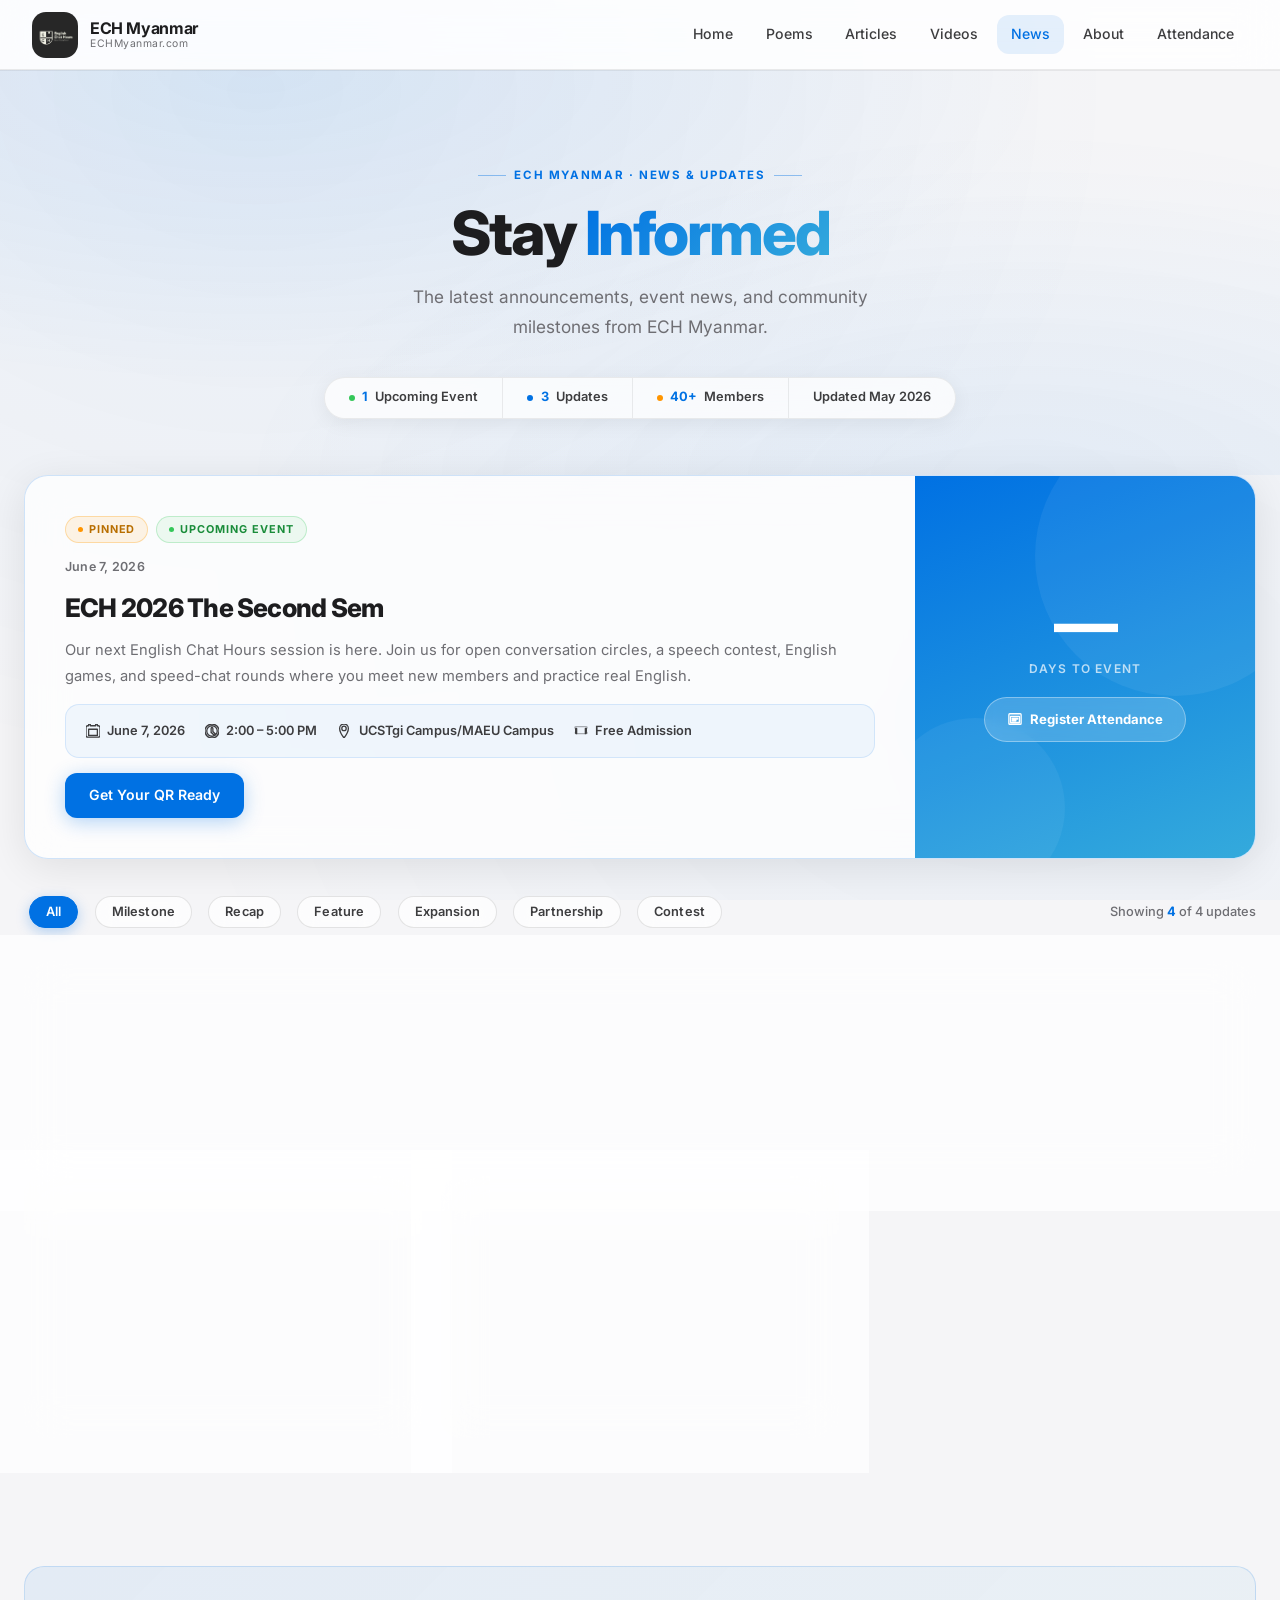
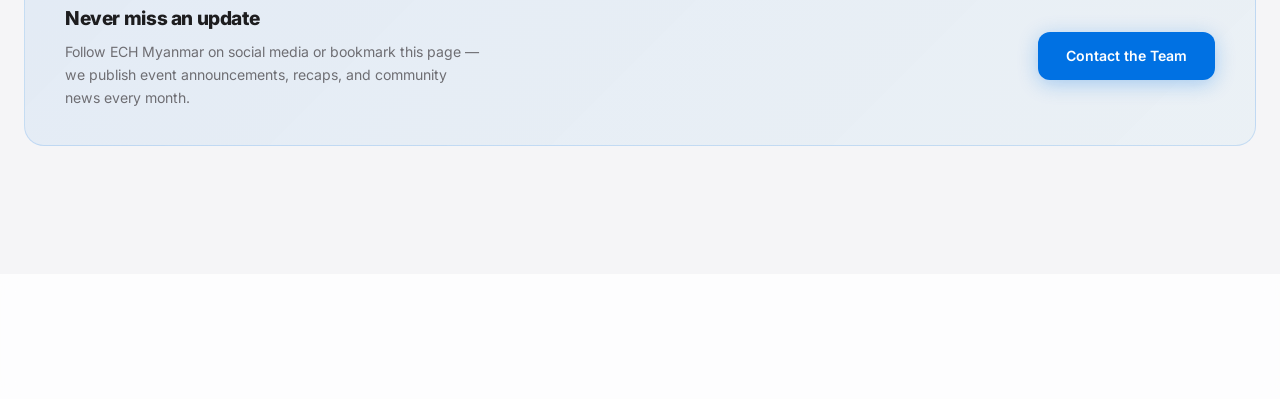
<file: news.html>
<!DOCTYPE html>
<html lang="en">
<head>
  <meta charset="UTF-8" />
  <meta name="viewport" content="width=device-width, initial-scale=1.0" />
  <meta name="description" content="Latest news and updates from English Chat Hours Myanmar — upcoming events, announcements, and community milestones." />
  <title>News — ECH Myanmar</title>
  <link rel="icon" sizes="48x48" href="echlogo.png">
  <link rel="stylesheet" href="style.css" />
  <link rel="stylesheet" href="news.css" />
  <link rel="preconnect" href="https://fonts.googleapis.com" />
  <link rel="preconnect" href="https://fonts.gstatic.com" crossorigin />
  <link href="https://fonts.googleapis.com/css2?family=Inter:wght@300;400;500;600;700;800&display=swap" rel="stylesheet" />
</head>
<body>

  <!-- NAV — untouched -->
  <nav>
    <div class="nav-inner">
      <a href="index.html" class="nav-brand">
        <img src="logo.png" alt="ECH Myanmar Logo" class="nav-logo" />
        <div class="brand-text">
          <span>ECH Myanmar</span>
          <span>ECHMyanmar.com</span>
        </div>
      </a>
      <ul class="nav-links">
        <li><a href="index.html">Home</a></li>
        <li><a href="poem.html">Poems</a></li>
        <li><a href="articles.html">Articles</a></li>
        <li><a href="videos.html">Videos</a></li>
        <li><a href="news.html">News</a></li>
        <li><a href="about.html">About</a></li>
        <li><a href="attendance.html">Attendance</a></li>
      </ul>
      <button class="hamburger" id="hamburger" aria-label="Toggle menu" aria-expanded="false">
        <span></span><span></span><span></span>
      </button>
    </div>
  </nav>
  <div class="nav-dropdown" id="navDropdown">
    <a href="index.html">Home</a>
    <a href="poem.html">Poems</a>
    <a href="articles.html">Articles</a>
    <a href="videos.html">Videos</a>
    <a href="news.html">News</a>
    <a href="about.html">About</a>
    <a href="attendance.html">Attendance</a>
  </div>

  <main>

    <!-- ── Hero ── -->
    <section class="news-hero">
      <div class="container">
        <div class="eyebrow">ECH Myanmar · News &amp; Updates</div>
        <h1>Stay <em>Informed</em></h1>
        <p>The latest announcements, event news, and community milestones from ECH Myanmar.</p>
        <div class="news-stats">
          <div class="news-stat"><div class="stat-dot green"></div> <strong>1</strong> Upcoming Event</div>
          <div class="news-stat"><div class="stat-dot"></div> <strong>3</strong> Updates</div>
          <div class="news-stat"><div class="stat-dot orange"></div> <strong>40+</strong> Members</div>
          <div class="news-stat">Updated May 2026</div>
        </div>
      </div>
    </section>

    <!-- ── Pinned Event ── -->
    <section style="padding-top:0;">
      <div class="container">

        <div class="pinned-card">
          <div class="pinned-body">
            <div class="pinned-flags">
              <span class="flag flag-pin">Pinned</span>
              <span class="flag flag-upcoming">Upcoming Event</span>
            </div>
            <div class="pinned-date">June 7, 2026</div>
            <div class="pinned-title">ECH 2026 The Second Sem</div>
            <p>Our next English Chat Hours session is here. Join us for open conversation circles, a speech contest, English games, and speed-chat rounds where you meet new members and practice real English.</p>
            <div class="pinned-event-row">
              <div class="event-detail">
                <!-- Calendar icon -->
                <svg viewBox="0 0 16 16"><path d="M4 0a1 1 0 0 1 1 1v1h6V1a1 1 0 1 1 2 0v1h1a2 2 0 0 1 2 2v9a2 2 0 0 1-2 2H2a2 2 0 0 1-2-2V4a2 2 0 0 1 2-2h1V1a1 1 0 0 1 1-1zm9 6H3v7h10V6z"/></svg>
                June 7, 2026
              </div>
              <div class="event-detail">
                <!-- Clock icon -->
                <svg viewBox="0 0 16 16"><path d="M8 0a8 8 0 1 1 0 16A8 8 0 0 1 8 0zm0 2a6 6 0 1 0 0 12A6 6 0 0 0 8 2zm0 2a1 1 0 0 1 1 1v3.586l2.207 2.207a1 1 0 0 1-1.414 1.414l-2.5-2.5A1 1 0 0 1 7 10V5a1 1 0 0 1 1-1z"/></svg>
                2:00 – 5:00 PM
              </div>
              <div class="event-detail">
                <!-- Location icon -->
                <svg viewBox="0 0 16 16"><path d="M8 0C5.24 0 3 2.24 3 5c0 4.17 5 11 5 11s5-6.83 5-11c0-2.76-2.24-5-5-5zm0 7.5A2.5 2.5 0 1 1 8 2.5 2.5 2.5 0 0 1 8 7.5z"/></svg>
                UCSTgi Campus/MAEU Campus
              </div>
              <div class="event-detail">
                <!-- Ticket icon -->
                <svg viewBox="0 0 16 16"><path d="M14 5a1 1 0 0 0 0-2H2a1 1 0 0 0 0 2v.382A1.992 1.992 0 0 1 2 7v.382A1.992 1.992 0 0 1 2 9v.382A1 1 0 0 0 2 11h12a1 1 0 0 0 0-2v-.382A1.992 1.992 0 0 1 14 7v-.382A1.992 1.992 0 0 1 14 5z" opacity=".4"/><path d="M2 5v.382A2 2 0 0 0 2 7v.382A2 2 0 0 0 2 9v.382A1 1 0 0 0 3 11V5H2zM14 5h-1v6a1 1 0 0 0 1-.618V9.382A2 2 0 0 0 14 9v-.382A2 2 0 0 0 14 7v-.382A2 2 0 0 0 14 5z"/></svg>
                Free Admission
              </div>
            </div>
            <div>
              <a href="attendance.html" class="btn btn-primary" style="font-size:0.88rem; padding:0.7rem 1.5rem;">Get Your QR Ready</a>
            </div>
          </div>
          <div class="pinned-side">
            <div class="event-countdown">
              <div class="countdown-number" id="daysLeft">—</div>
              <div class="countdown-label">Days to Event</div>
            </div>
            <a href="attendance.html" class="event-cta-btn">
              <svg viewBox="0 0 16 16"><path d="M2 2h12a1 1 0 0 1 1 1v10a1 1 0 0 1-1 1H2a1 1 0 0 1-1-1V3a1 1 0 0 1 1-1zm1 3v7h10V5H3zm2 2h6v1H5V7zm0 2h4v1H5V9z"/></svg>
              Register Attendance
            </a>
          </div>
        </div>

        <!-- Filter bar -->
        <div class="filter-bar">
          <div class="filter-tabs">
            <button class="filter-btn active" data-filter="all">All</button>
            <button class="filter-btn" data-filter="milestone">Milestone</button>
            <button class="filter-btn" data-filter="recap">Recap</button>
            <button class="filter-btn" data-filter="feature">Feature</button>
            <button class="filter-btn" data-filter="expansion">Expansion</button>
            <button class="filter-btn" data-filter="partnership">Partnership</button>
            <button class="filter-btn" data-filter="contest">Contest</button>
          </div>
          <div class="news-total">Showing <span id="visibleCount">4</span> of 4 updates</div>
        </div>

        <!-- News grid -->
         <!-- 15-Week Syllabus News Card -->
<div class="n-card" data-cat="feature"
     data-chip="chip-feature" data-label="Feature"
     data-date="May 17, 2026"
     data-title="ECH 2026: Official 15-Week Curriculum & Activities Released"
     data-content="The English Chat Hours (ECH) leadership team is thrilled to announce the official 15-week activity roadmap for the upcoming semester. Designed to transform English learning from a classroom subject into a powerful real-world tool, this curriculum focuses on communication, teamwork, leadership, and professional skill-building.

Here is the week-by-week activities breakdown:

WEEK 1: Foundation & Team Building
· Activity 1: 'Survive on an Island' (Team Activity) — Groups choose 5 important items and explain reasons together to communicate naturally.
· Activity 2: Partner Introduction — Students interview partners and introduce them to the class to improve listening and communication skills.
· Activity 3: Club Discussion — Small group discussion sharing opinions on 'Why do university students feel shy speaking English?'.

WEEK 2: Real-world Situations
· Activity 1: Campus Role-play — Simulating situations like asking lecturers questions, borrowing notes, asking for help, and club recruitment.
· Activity 2: Mini Speaking Challenge — 'My Dream Future' (1-minute speaking presentation).
· Activity 3: Reflection Pair Talk — Discussing individual difficulties in speaking English and finding ways to improve.

WEEK 3: Media & Pronunciation
· Activity 1: Watch-and-Discuss — Using short educational videos from TED-Ed and BBC Learning English.
· Activity 2: Group Summary Challenge — Explaining video content in simple, effective English.
· Activity 3: Shadow Speaking Practice — Repeating short clips for pronunciation and fluency.

WEEK 4: Problem Solving & Innovation
· Activity 1: Escape Room Communication Game — Teams solve clues using English instructions.
· Activity 2: Build-a-Project Challenge — Groups collaborate to create a Smart Campus idea, Student App, or University Event idea.
· Activity 3: Peer Feedback — Students give positive, constructive comments on presentations.

WEEK 5: Creative Storytelling
· Activity 1: Picture Story Challenge — Creating imaginative stories from random pictures.
· Activity 2: Continue-the-Story Game — Each member adds one part to the story dynamically.
· Activity 3: Emotional Storytelling — Individual presentations on 'A Moment I Will Never Forget'.

WEEK 6: Mechanics of Speech
· Activity 1: Pronunciation Stations — Practicing stress, intonation, and difficult sounds using YouGlish.
· Activity 2: Tongue Twister Competition — Fun, fast-paced fluency challenge.
· Activity 3: Speech Recording Activity — Students record and self-evaluate their own speaking.

WEEK 7: Public Speaking Masterclass
· Activity 1: Mini TED-Style Talks — Preparing a 3-minute presentation on Future Technology, University Life, Travel Experiences, or Favorite Inventions.
· Activity 2: Audience Interaction Practice — Mastering eye contact, gestures, and asking audience questions.
· Activity 3: Feedback Circle — Interactive peer evaluation.

WEEK 8: Debates & Critical Thinking
· Activity 1: Four Corners Debate — Debating hot topics like 'AI helps education', 'Online learning is better', and 'Social media wastes time'.
· Activity 2: Group Discussion Leader — One student moderates each group discussion to build leadership.
· Activity 3: Opinion Writing — Writing a short reflection paragraph based on the debates.

WEEK 9: Crisis Management
· Activity 1: University Crisis Simulation — 'Your club event loses electricity during a presentation.' Teams solve the problem together.
· Activity 2: Budget Planning Challenge — Planning an executive event with a limited budget.
· Activity 3: Team Discussion Reflection.

WEEK 10: Professional Networking
· Activity 1: Mock Interviews — Preparing for future careers.
· Activity 2: Networking Circle — Practice introducing yourself professionally, asking follow-up questions, and continuing conversations daily.
· Activity 3: Daily Challenge — Share your opinion in English at least once daily.

WEEK 11: Professional Writing
· Activity 1: Email Writing Workshop — Writing Event invitations, Permission requests, and Thank-you emails.
· Activity 2: Professional Profile Writing — Creating simple, impactful professional bio introductions.
· Activity 3: Peer Editing.

WEEK 12: Modern Media Engagement
· Activity 1: Movie Scene Discussion — Analyzing dialogue and cultural context.
· Activity 2: Meme Explanation Activity — Fun breakdowns of modern digital humor.
· Activity 3: Podcast Discussion — Reviewing selected clips from Spotify Podcasts.

WEEK 13: Capstone Ideation
· Activity 1: Team Create — Developing a business idea, social campaign, or eco-friendly university project.
· Activity 2: Team Presentation — Presenting collective ideas to an audience and judges.
· Activity 3: Audience Q&A Session.

WEEK 14: Grand Showcase Prep
· Activity 1: Teams preparation for Presentation, Debate, Mini-drama, Awareness campaign, or Panel discussion.
· Activity 2: Mentor Feedback Session.
· Activity 3: Full Rehearsal Practice.

WEEK 15: ECH-MAEU ENGLISH SHOWCASE DAY
· Grand Finale featuring a Speech competition, Debate finals, Team presentations, Interactive games, and the official Award Ceremony.

CLUB GOAL:
'English is not only a subject. It is a tool for communication, teamwork, leadership, and future opportunities.'">
  <div class="n-chip chip-feature">Feature</div>
  <div class="n-date">May 17, 2026</div>
  <div class="n-title">ECH 2026: Official 15-Week Curriculum &amp; Activities Released</div>
  <div class="n-body">English is not only a subject. It is a tool for communication, teamwork, and leadership. Check out our fully upgraded 15-week activity roadmap leading up to the Grand Showcase Day!</div>
  <div class="n-footer">
    <span></span>
    <span class="n-read">Read more <svg viewBox="0 0 12 12"><path d="M2 6h8M6 2l4 4-4 4"/><style>path{fill:none;stroke:currentColor;stroke-width:1.5;stroke-linecap:round;stroke-linejoin:round}</style></svg></span>
  </div>
</div>
        <div class="news-grid" id="newsGrid">

          <!-- 1 -->
          <div class="n-card" data-cat="milestone"
     data-chip="chip-milestone" data-label="Milestone"
     data-date="May 10, 2026"
     data-title="ECH UCSTgi Will Continue Film Making Sector"
     data-content="ECH UCSTgi is proud to announce the continuation of its film making sector — now with better devices, improved production quality, and stronger storytelling.

This marks a new chapter for our creative community. From small student projects to ambitious productions, we are committed to building a platform where members can learn, collaborate, and showcase their talents.

With upgraded equipment and a focus on meaningful stories, our filmmaking journey will inspire both participants and audiences.">
  <div class="n-chip chip-milestone">Milestone</div>
  <div class="n-date">May 10, 2026</div>
  <div class="n-title">ECH UCSTgi Will Continue Film Making Sector</div>
  <div class="n-body">Our filmmaking journey continues — with better devices and stronger stories to inspire members and audiences alike.</div>
  <div class="n-footer">
    <span></span>
    <span class="n-read">Read more <svg viewBox="0 0 12 12"><path d="M2 6h8M6 2l4 4-4 4"/><style>path{fill:none;stroke:currentColor;stroke-width:1.5;stroke-linecap:round;stroke-linejoin:round}</style></svg></span>
  </div>
</div>


          <!-- 3 -->
          <div class="n-card" data-cat="feature"
               data-chip="chip-feature" data-label="Feature"
               data-date="April 12, 2026"
               data-title="New: QR Attendance System Now Live"
               data-content="We've launched our new QR-based attendance system, making check-in faster and attendance tracking fully automatic.

Every registered member now has a unique QR code assigned to their member ID. Simply scan it at the entrance to mark your attendance instantly — no sign-in sheets, no manual records.

What the system does:
· Marks attendance automatically on scan
· Stores your full attendance history privately
· Lets you view your own record at any time via the website
· Prevents duplicate check-ins within the same session
· Works on all modern smartphones

Your data is stored locally in your browser and is completely private. No account creation required.

To get your QR code, visit the Attendance page and look up your member ID.">
            <div class="n-chip chip-feature">Feature</div>
            <div class="n-date">April 12, 2026</div>
            <div class="n-title">New: QR Attendance System Now Live</div>
            <div class="n-body">Every member now has a unique QR code for instant check-in. Scan at the entrance, attendance is recorded automatically, and your full history is always available.</div>
            <div class="n-footer">
              <span></span>
              <span class="n-read">Read more <svg viewBox="0 0 12 12"><path d="M2 6h8M6 2l4 4-4 4"/><style>path{fill:none;stroke:currentColor;stroke-width:1.5;stroke-linecap:round;stroke-linejoin:round}</style></svg></span>
            </div>
          </div>

         
    </section>

    <!-- ── Newsletter CTA ── -->
    <section>
      <div class="container">
        <div class="news-cta">
          <div>
            <h3>Never miss an update</h3>
            <p>Follow ECH Myanmar on social media or bookmark this page — we publish event announcements, recaps, and community news every month.</p>
          </div>
          <a href="about.html" class="btn btn-primary" style="white-space:nowrap; font-size:0.88rem;">Contact the Team</a>
        </div>
      </div>
    </section>

  </main>

  <!-- ── News Modal ── -->
  <div class="modal-overlay" id="newsModal">
    <div class="modal-box">
      <div class="modal-header">
        <span class="n-chip" id="modalChip"></span>
        <button class="modal-close" id="modalClose" aria-label="Close">
          <svg viewBox="0 0 12 12"><path d="M1 1l10 10M11 1L1 11" fill="none" stroke="currentColor" stroke-width="1.6" stroke-linecap="round"/></svg>
        </button>
      </div>
      <div class="modal-body">
        <div class="modal-date" id="modalDate"></div>
        <div class="modal-title" id="modalTitle"></div>
        <div class="modal-content" id="modalContent"></div>
      </div>
    </div>
  </div>

 <footer>
  <div class="footer-inner">
    <div class="footer-brand">
      <img src="echlogo.png" alt="ECH Myanmar Logo" class="footer-logo" />
      ECH Myanmar
    </div>
    <p>UCSTgi × MAEU Official University Club &nbsp;|&nbsp; © 2026 English Chat Hours Myanmar. <a href="https://echmyanmar.com">ECHMyanmar.com</a></p>
  </div>
</footer>


  <script src="script.js"></script>
  <script>
    /* ── Countdown to May 30, 2026 ── */
    (function () {
      const target   = new Date('2026-05-30T14:00:00+06:30');
      const el       = document.getElementById('daysLeft');
      const now      = new Date();
      const diffMs   = target - now;
      const days     = diffMs > 0 ? Math.ceil(diffMs / (1000 * 60 * 60 * 24)) : 0;
      el.textContent = days > 0 ? days : '—';
    })();

    /* ── Filter ── */
    const filterBtns = document.querySelectorAll('.filter-btn');
    const nCards     = document.querySelectorAll('.n-card');
    const countEl    = document.getElementById('visibleCount');

    filterBtns.forEach(btn => {
      btn.addEventListener('click', () => {
        filterBtns.forEach(b => b.classList.remove('active'));
        btn.classList.add('active');
        const f = btn.dataset.filter;
        let visible = 0;
        nCards.forEach(card => {
          const show = f === 'all' || card.dataset.cat === f;
          card.classList.toggle('hidden', !show);
          if (show) visible++;
        });
        countEl.textContent = visible;
      });
    });

    /* ── Modal ── */
    const modal        = document.getElementById('newsModal');
    const modalChip    = document.getElementById('modalChip');
    const modalDate    = document.getElementById('modalDate');
    const modalTitle   = document.getElementById('modalTitle');
    const modalContent = document.getElementById('modalContent');
    const closeBtn     = document.getElementById('modalClose');

    nCards.forEach(card => {
      card.querySelector('.n-read').addEventListener('click', () => {
        modalChip.className   = 'n-chip ' + card.dataset.chip;
        modalChip.textContent = card.dataset.label;
        modalDate.textContent = card.dataset.date;
        modalTitle.textContent   = card.dataset.title;
        modalContent.textContent = card.dataset.content;
        modal.classList.add('open');
        document.body.style.overflow = 'hidden';
      });
    });

    function closeModal() {
      modal.classList.remove('open');
      document.body.style.overflow = '';
    }
    closeBtn.addEventListener('click', closeModal);
    modal.addEventListener('click', e => { if (e.target === modal) closeModal(); });
    document.addEventListener('keydown', e => { if (e.key === 'Escape') closeModal(); });
  </script>
</body>
</html>
</file>
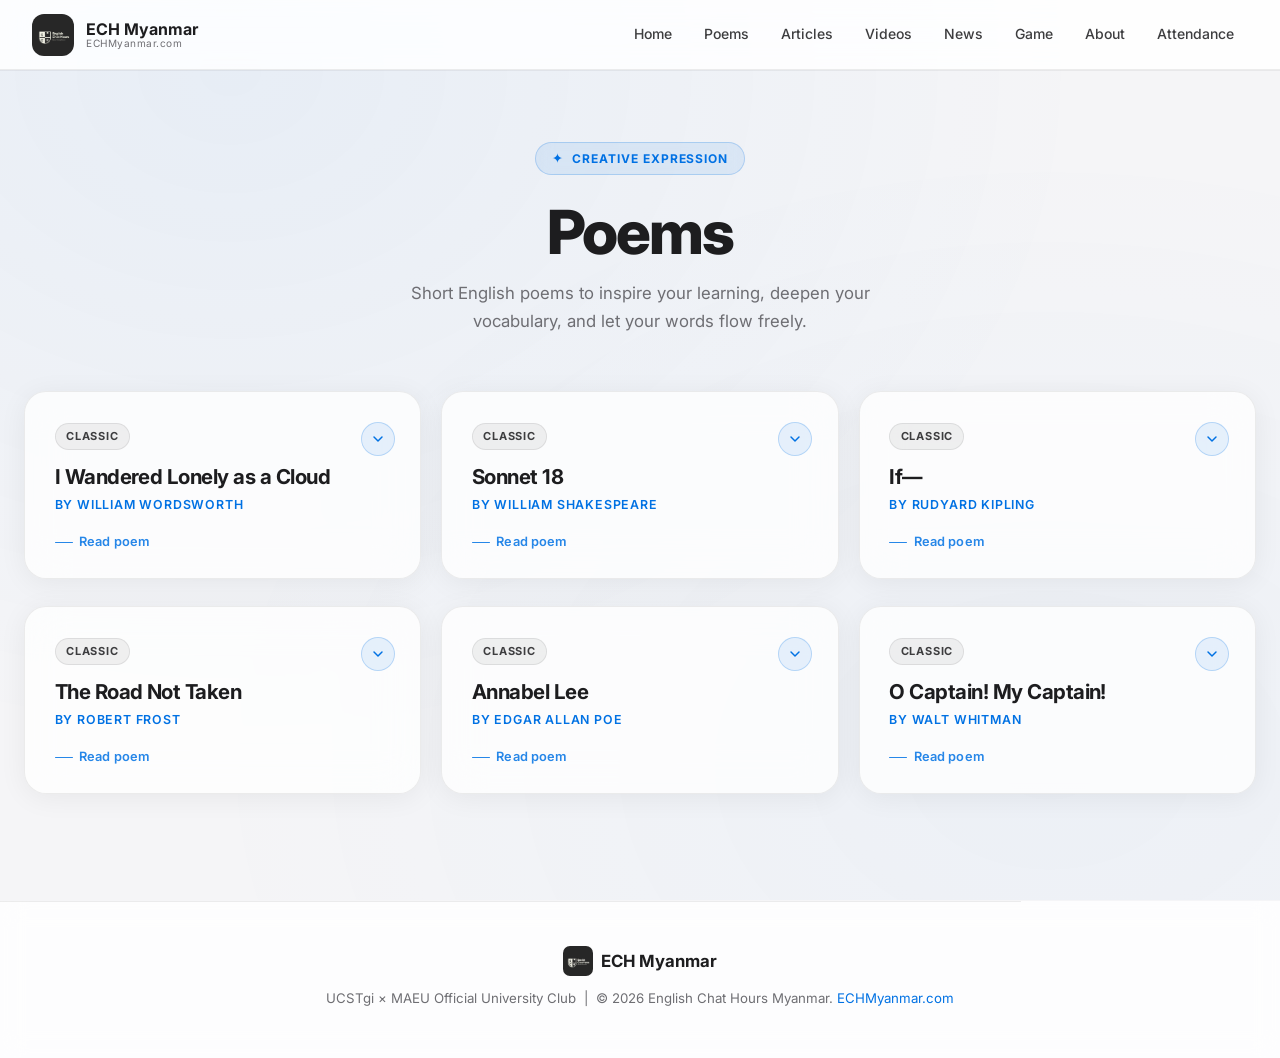
<file: poem.html>
<!DOCTYPE html>
<html lang="en">
<head>
  <meta charset="UTF-8" />
  <meta name="viewport" content="width=device-width, initial-scale=1.0" />
  <meta name="description" content="English poems for Myanmar learners — practice rhythm, vocabulary, and expression through poetry at ECH Myanmar." />
  <title>Poems — ECH Myanmar</title>
  <link rel="preconnect" href="https://fonts.googleapis.com" />
  <link rel="preconnect" href="https://fonts.gstatic.com" crossorigin />
  <link href="https://fonts.googleapis.com/css2?family=Inter:wght@300;400;500;600;700;800&family=Lora:ital,wght@0,400;0,500;1,400;1,500&display=swap" rel="stylesheet" />
  <style>
    *, *::before, *::after {
      box-sizing: border-box;
      margin: 0;
      padding: 0;
    }

    :root {
      --blue: #0071e3;
      --blue-hover: #0077ed;
      --blue-light: rgba(0, 113, 227, 0.09);
      --blue-border: rgba(0, 113, 227, 0.22);
      --glass-bg: rgba(255, 255, 255, 0.76);
      --glass-bg-dark: rgba(248, 248, 250, 0.88);
      --glass-border: rgba(0, 0, 0, 0.07);
      --glass-shadow: 0 4px 28px rgba(0, 0, 0, 0.06);
      --radius: 22px;
      --radius-sm: 13px;
      --text-primary: #1d1d1f;
      --text-secondary: #3d3d3f;
      --text-muted: #6e6e73;
      --nav-h: 70px;
      --font: 'Inter', system-ui, -apple-system, sans-serif;
      --font-poem: 'Lora', Georgia, serif;
      --transition: 0.28s cubic-bezier(0.4, 0, 0.2, 1);
    }

    html { scroll-behavior: smooth; font-size: 16px; }

    body {
      font-family: var(--font);
      background: #f5f5f7;
      min-height: 100vh;
      color: var(--text-primary);
      line-height: 1.6;
      padding-top: var(--nav-h);
      overflow-x: hidden;
    }

    body::before {
      content: '';
      position: fixed;
      inset: 0;
      background:
        radial-gradient(ellipse at 18% 8%, rgba(0, 113, 227, 0.055) 0%, transparent 58%),
        radial-gradient(ellipse at 82% 85%, rgba(0, 113, 227, 0.035) 0%, transparent 58%);
      pointer-events: none;
      z-index: 0;
    }

    /* ── NAV ── */
    nav {
      position: fixed;
      top: 0; left: 0; right: 0;
      z-index: 1000;
      height: var(--nav-h);
      background: rgba(255, 255, 255, 0.84);
      backdrop-filter: blur(22px) saturate(180%);
      -webkit-backdrop-filter: blur(22px) saturate(180%);
      border-bottom: 1px solid rgba(0, 0, 0, 0.07);
      display: flex;
      align-items: center;
      padding: 0 2rem;
      box-shadow: 0 1px 0 rgba(0, 0, 0, 0.05);
    }

    .nav-inner {
      display: flex;
      align-items: center;
      justify-content: space-between;
      width: 100%;
      max-width: 1280px;
      margin: 0 auto;
    }

    .nav-brand {
      display: flex;
      align-items: center;
      gap: 0.75rem;
      text-decoration: none;
      color: var(--text-primary);
      font-weight: 700;
    }

    .nav-logo {
      width: 42px;
      height: 42px;
      border-radius: 12px;
      object-fit: cover;
    }

    .nav-logo-fallback {
      width: 42px;
      height: 42px;
      border-radius: 12px;
      background: var(--blue);
      display: flex;
      align-items: center;
      justify-content: center;
      font-size: 1rem;
      font-weight: 800;
      color: #fff;
      letter-spacing: -0.03em;
      flex-shrink: 0;
      box-shadow: 0 4px 12px rgba(0, 113, 227, 0.28);
    }

    .brand-text {
      display: flex;
      flex-direction: column;
      line-height: 1.15;
    }

    .brand-text span:first-child {
      font-size: 1rem;
      font-weight: 700;
      color: var(--text-primary);
    }

    .brand-text span:last-child {
      font-size: 0.63rem;
      font-weight: 400;
      color: var(--text-muted);
      letter-spacing: 0.05em;
    }

    .nav-links {
      display: flex;
      align-items: center;
      gap: 0.2rem;
      list-style: none;
    }

    .nav-links a {
      display: block;
      padding: 0.48rem 0.9rem;
      color: var(--text-secondary);
      text-decoration: none;
      font-size: 0.875rem;
      font-weight: 500;
      border-radius: var(--radius-sm);
      transition: color var(--transition), background var(--transition);
      white-space: nowrap;
    }

    .nav-links a:hover,
    .nav-links a.active {
      color: var(--blue);
      background: var(--blue-light);
    }

    .hamburger {
      display: none;
      flex-direction: column;
      gap: 5px;
      cursor: pointer;
      padding: 8px;
      border-radius: 9px;
      background: rgba(0,0,0,0.05);
      border: 1px solid rgba(0,0,0,0.07);
      transition: background var(--transition);
    }

    .hamburger span {
      display: block;
      width: 22px;
      height: 2px;
      background: var(--text-primary);
      border-radius: 2px;
      transition: transform 0.3s, opacity 0.3s;
    }

    .hamburger.open span:nth-child(1) { transform: translateY(7px) rotate(45deg); }
    .hamburger.open span:nth-child(2) { opacity: 0; }
    .hamburger.open span:nth-child(3) { transform: translateY(-7px) rotate(-45deg); }

    .nav-dropdown {
      display: none;
      position: fixed;
      top: var(--nav-h);
      left: 0; right: 0;
      background: rgba(255,255,255,0.97);
      backdrop-filter: blur(22px);
      -webkit-backdrop-filter: blur(22px);
      border-bottom: 1px solid rgba(0,0,0,0.07);
      padding: 1rem 1.5rem;
      z-index: 999;
      flex-direction: column;
      gap: 0.2rem;
    }

    .nav-dropdown.open { display: flex; }

    .nav-dropdown a {
      display: block;
      padding: 0.72rem 1rem;
      color: var(--text-primary);
      text-decoration: none;
      font-size: 0.94rem;
      font-weight: 500;
      border-radius: var(--radius-sm);
      transition: background var(--transition);
    }

    .nav-dropdown a:hover {
      background: var(--blue-light);
      color: var(--blue);
    }

    /* ── LAYOUT ── */
    main {
      position: relative;
      z-index: 1;
      min-height: calc(100vh - var(--nav-h));
    }

    .container {
      max-width: 1280px;
      margin: 0 auto;
      padding: 0 1.5rem;
    }

    /* ── PAGE HEADER ── */
    .page-header {
      padding: 4.5rem 0 3.5rem;
      text-align: center;
    }

    .hero-badge {
      display: inline-flex;
      align-items: center;
      gap: 0.5rem;
      background: var(--blue-light);
      border: 1px solid var(--blue-border);
      color: var(--blue);
      font-size: 0.75rem;
      font-weight: 700;
      letter-spacing: 0.08em;
      text-transform: uppercase;
      padding: 0.38rem 1rem;
      border-radius: 100px;
      margin-bottom: 1.5rem;
      backdrop-filter: blur(8px);
    }

    .hero-badge .badge-icon {
      font-size: 0.85rem;
      line-height: 1;
    }

    .page-header h1 {
      font-size: clamp(2.2rem, 5vw, 3.8rem);
      font-weight: 800;
      letter-spacing: -0.035em;
      color: var(--text-primary);
      margin-bottom: 0.85rem;
      line-height: 1.1;
    }

    .page-header p {
      font-size: 1.05rem;
      color: var(--text-muted);
      max-width: 500px;
      margin: 0 auto;
      line-height: 1.65;
    }

    /* ── POEM GRID ── */
    .poem-section {
      padding: 0 0 5rem;
    }

    .bento-grid {
      display: grid;
      grid-template-columns: repeat(auto-fill, minmax(320px, 1fr));
      gap: 1.25rem;
    }

    /* ── POEM CARD ── */
    .poem-card {
      background: var(--glass-bg);
      backdrop-filter: blur(20px);
      -webkit-backdrop-filter: blur(20px);
      border: 1px solid var(--glass-border);
      border-radius: var(--radius);
      box-shadow: var(--glass-shadow);
      overflow: hidden;
      transition: transform var(--transition), box-shadow var(--transition), border-color var(--transition);
      cursor: pointer;
      position: relative;
      opacity: 0;
      transform: translateY(18px);
      animation: fadeUp 0.55s ease forwards;
    }

    .poem-card:nth-child(1) { animation-delay: 0.04s; }
    .poem-card:nth-child(2) { animation-delay: 0.09s; }
    .poem-card:nth-child(3) { animation-delay: 0.14s; }
    .poem-card:nth-child(4) { animation-delay: 0.19s; }
    .poem-card:nth-child(5) { animation-delay: 0.24s; }
    .poem-card:nth-child(6) { animation-delay: 0.29s; }

    @keyframes fadeUp {
      to { opacity: 1; transform: translateY(0); }
    }

    .poem-card:hover {
      transform: translateY(-5px);
      box-shadow: 0 16px 48px rgba(0, 0, 0, 0.10);
      border-color: rgba(0, 113, 227, 0.14);
    }

    .poem-card.expanded {
      transform: none;
      cursor: default;
      border-color: rgba(0, 113, 227, 0.18);
      box-shadow: 0 8px 40px rgba(0, 0, 0, 0.09);
    }

    .poem-card.expanded:hover {
      transform: none;
    }

    /* Card header — always visible */
    .poem-header {
      padding: 1.85rem 1.85rem 1.5rem;
      position: relative;
      cursor: pointer;
      user-select: none;
    }

    .poem-card.expanded .poem-header {
      padding-bottom: 1.25rem;
    }

    .tag {
      display: inline-block;
      padding: 0.22rem 0.65rem;
      border-radius: 100px;
      font-size: 0.69rem;
      font-weight: 700;
      letter-spacing: 0.07em;
      text-transform: uppercase;
      background: rgba(0, 0, 0, 0.055);
      border: 1px solid rgba(0, 0, 0, 0.08);
      color: var(--text-secondary);
      margin-bottom: 0.9rem;
    }

    .poem-title {
      font-size: 1.28rem;
      font-weight: 700;
      letter-spacing: -0.025em;
      color: var(--text-primary);
      line-height: 1.25;
      margin-bottom: 0.3rem;
      padding-right: 2.4rem;
    }

    .poem-author {
      font-size: 0.775rem;
      color: var(--blue);
      font-weight: 600;
      text-transform: uppercase;
      letter-spacing: 0.065em;
    }

    /* Toggle button */
    .poem-toggle {
      position: absolute;
      top: 1.85rem;
      right: 1.6rem;
      width: 34px;
      height: 34px;
      border-radius: 50%;
      background: var(--blue-light);
      border: 1px solid var(--blue-border);
      display: flex;
      align-items: center;
      justify-content: center;
      transition: background var(--transition), transform var(--transition);
      flex-shrink: 0;
    }

    .poem-toggle svg {
      width: 16px;
      height: 16px;
      stroke: var(--blue);
      fill: none;
      stroke-width: 2.2;
      stroke-linecap: round;
      stroke-linejoin: round;
      transition: transform 0.35s cubic-bezier(0.4, 0, 0.2, 1);
    }

    .poem-card.expanded .poem-toggle {
      background: var(--blue);
    }

    .poem-card.expanded .poem-toggle svg {
      stroke: #fff;
      transform: rotate(180deg);
    }

    /* Read hint */
    .poem-read-hint {
      display: flex;
      align-items: center;
      gap: 0.4rem;
      margin-top: 1.1rem;
      color: var(--blue);
      font-size: 0.8rem;
      font-weight: 600;
      letter-spacing: 0.01em;
      opacity: 0.85;
      transition: opacity var(--transition);
    }

    .poem-card.expanded .poem-read-hint {
      display: none;
    }

    .poem-card:hover .poem-read-hint {
      opacity: 1;
    }

    .hint-dash {
      display: inline-block;
      width: 18px;
      height: 1.5px;
      background: var(--blue);
      border-radius: 2px;
      flex-shrink: 0;
      transition: width var(--transition);
    }

    .poem-card:hover .hint-dash {
      width: 26px;
    }

    /* Divider */
    .poem-divider {
      height: 1px;
      margin: 0 1.85rem;
      background: linear-gradient(90deg, var(--blue-border) 0%, transparent 100%);
      transform-origin: left;
      transition: opacity 0.3s ease;
      opacity: 0;
    }

    .poem-card.expanded .poem-divider {
      opacity: 1;
    }

    /* Collapsible poem body */
    .poem-body {
      max-height: 0;
      overflow: hidden;
      transition: max-height 0.6s cubic-bezier(0.4, 0, 0.2, 1);
    }

    .poem-card.expanded .poem-body {
      max-height: 2400px;
    }

    .poem-body-inner {
      padding: 1.5rem 1.85rem 1.85rem;
    }

    .poem-text {
      font-family: var(--font-poem);
      font-size: 0.985rem;
      color: var(--text-secondary);
      line-height: 2.05;
      font-style: italic;
      white-space: pre-line;
      border-left: 2.5px solid rgba(0, 113, 227, 0.2);
      padding-left: 1.25rem;
    }

    .poem-stanza {
      margin-bottom: 1.4em;
    }

    .poem-stanza:last-child {
      margin-bottom: 0;
    }

    /* Close row */
    .poem-close-row {
      display: flex;
      align-items: center;
      justify-content: flex-end;
      margin-top: 1.5rem;
    }

    .btn-close-poem {
      display: inline-flex;
      align-items: center;
      gap: 0.4rem;
      padding: 0.5rem 1.1rem;
      border-radius: 100px;
      background: rgba(0, 0, 0, 0.05);
      border: 1px solid rgba(0, 0, 0, 0.09);
      color: var(--text-muted);
      font-size: 0.78rem;
      font-weight: 600;
      letter-spacing: 0.04em;
      text-transform: uppercase;
      cursor: pointer;
      font-family: var(--font);
      transition: background var(--transition), color var(--transition);
    }

    .btn-close-poem:hover {
      background: rgba(0, 0, 0, 0.09);
      color: var(--text-primary);
    }

    /* ── FOOTER ── */
    footer {
      background: rgba(255, 255, 255, 0.82);
      backdrop-filter: blur(12px);
      -webkit-backdrop-filter: blur(12px);
      border-top: 1px solid rgba(0, 0, 0, 0.07);
      padding: 2.75rem 0;
      text-align: center;
      position: relative;
      z-index: 1;
    }

    .footer-inner {
      max-width: 1280px;
      margin: 0 auto;
      padding: 0 1.5rem;
    }

    .footer-brand {
      display: flex;
      align-items: center;
      justify-content: center;
      gap: 0.55rem;
      font-size: 1.05rem;
      font-weight: 700;
      margin-bottom: 0.7rem;
      color: var(--text-primary);
    }

    .footer-logo {
      height: 30px;
      width: auto;
      border-radius: 7px;
    }

    footer p {
      font-size: 0.83rem;
      color: var(--text-muted);
      margin-bottom: 0.3rem;
    }

    footer a {
      color: var(--blue);
      text-decoration: none;
    }

    footer a:hover { text-decoration: underline; }

    /* ── RESPONSIVE ── */
    @media (max-width: 768px) {
      :root { --nav-h: 64px; }
      .nav-links { display: none; }
      .hamburger { display: flex; }
      .bento-grid { grid-template-columns: 1fr; }
      .page-header { padding: 3rem 0 2.5rem; }
    }

    @media (max-width: 480px) {
      .container { padding: 0 1rem; }
      .poem-header { padding: 1.5rem 1.5rem 1.25rem; }
      .poem-toggle { top: 1.5rem; right: 1.25rem; }
      .poem-body-inner { padding: 1.25rem 1.5rem 1.5rem; }
      .poem-divider { margin: 0 1.5rem; }
    }
    @media (min-width: 769px) {
  .bento-grid {
    display: block; /* Turn off grid */
    column-count: 3; /* Or 2, depending on screen width */
    column-gap: 1.25rem;
  }
  
  .poem-card {
    display: inline-block; /* Essential for columns */
    width: 100%;
    margin-bottom: 1.25rem;
    break-inside: avoid; /* Prevents the card from splitting between columns */
  }
}
  </style>
</head>
<body>

  <!-- NAV -->
  <nav>
    <div class="nav-inner">
      <a href="index.html" class="nav-brand">
        <img src="logo.png" alt="ECH Myanmar Logo" class="nav-logo" />
        <div class="brand-text">
          <span>ECH Myanmar</span>
          <span>ECHMyanmar.com</span>
        </div>
      </a>
      <ul class="nav-links">
        <li><a href="index.html">Home</a></li>
        <li><a href="poem.html" active='class'>Poems</a></li>
        <li><a href="articles.html">Articles</a></li>
        <li><a href="videos.html">Videos</a></li>
        <li><a href="news.html">News</a></li>
        <li><a href="mark.html">Game</a></li>
        <li><a href="about.html">About</a></li>
        <li><a href="attendance.html">Attendance</a></li>
      </ul>
      <button class="hamburger" id="hamburger" aria-label="Toggle menu" aria-expanded="false">
        <span></span><span></span><span></span>
      </button>
    </div>
  </nav>
  <div class="nav-dropdown" id="navDropdown">
    <a href="index.html">Home</a>
    <a href="poem.html" active="class">Poems</a>
    <a href="articles.html">Articles</a>
    <a href="videos.html">Videos</a>
    <a href="news.html">News</a>
    <li><a href="mark.html">Game</a></li>
    <a href="about.html">About</a>
    <a href="attendance.html">Attendance</a>
  </div>


  <main>

    <section class="page-header">
      <div class="container">
        <div class="hero-badge">
          <span class="badge-icon">✦</span>
          Creative Expression
        </div>
        <h1>Poems</h1>
        <p>Short English poems to inspire your learning, deepen your vocabulary, and let your words flow freely.</p>
      </div>
    </section>

    <section class="poem-section">
      <div class="container">
        <div class="bento-grid" id="poemGrid">

          <!-- Poem 1 -->
          <div class="poem-card" data-poem="0">
            <div class="poem-header">
              <div class="tag">Classic</div>
              <div class="poem-title">I Wandered Lonely as a Cloud</div>
              <div class="poem-author">By William Wordsworth</div>
              <div class="poem-read-hint">
                <span class="hint-dash"></span>
                Read poem
              </div>
              <div class="poem-toggle">
                <svg viewBox="0 0 24 24"><polyline points="6 9 12 15 18 9"/></svg>
              </div>
            </div>
            <div class="poem-divider"></div>
            <div class="poem-body">
              <div class="poem-body-inner">
                <div class="poem-text"><div class="poem-stanza">I wandered lonely as a cloud
That floats on high o'er vales and hills,
When all at once I saw a crowd,
A host, of golden daffodils;
Beside the lake, beneath the trees,
Fluttering and dancing in the breeze.</div><div class="poem-stanza">Continuous as the stars that shine
And twinkle on the milky way,
They stretched in never-ending line
Along the margin of a bay:
Ten thousand saw I at a glance,
Tossing their heads in sprightly dance.</div><div class="poem-stanza">The waves beside them danced; but they
Out-did the sparkling waves in glee:
A poet could not but be gay,
In such a jocund company:
I gazed—and gazed—but little thought
What wealth the show to me had brought:</div><div class="poem-stanza">For oft, when on my couch I lie
In vacant or in pensive mood,
They flash upon that inward eye
Which is the bliss of solitude;
And then my heart with pleasure fills,
And dances with the daffodils.</div></div>
                <div class="poem-close-row">
                  <button class="btn-close-poem">&#x2715;&ensp;Close</button>
                </div>
              </div>
            </div>
          </div>

          <!-- Poem 2 -->
          <div class="poem-card" data-poem="1">
            <div class="poem-header">
              <div class="tag">Classic</div>
              <div class="poem-title">The Road Not Taken</div>
              <div class="poem-author">By Robert Frost</div>
              <div class="poem-read-hint">
                <span class="hint-dash"></span>
                Read poem
              </div>
              <div class="poem-toggle">
                <svg viewBox="0 0 24 24"><polyline points="6 9 12 15 18 9"/></svg>
              </div>
            </div>
            <div class="poem-divider"></div>
            <div class="poem-body">
              <div class="poem-body-inner">
                <div class="poem-text"><div class="poem-stanza">Two roads diverged in a yellow wood,
And sorry I could not travel both
And be one traveler, long I stood
And looked down one as far as I could
To where it bent in the undergrowth;</div><div class="poem-stanza">Then took the other, as just as fair,
And having perhaps the better claim,
Because it was grassy and wanted wear;
Though as for that the passing there
Had worn them really about the same,</div><div class="poem-stanza">And both that morning equally lay
In leaves no step had trodden black.
Oh, I kept the first for another day!
Yet knowing how way leads on to way,
I doubted if I should ever come back.</div><div class="poem-stanza">I shall be telling this with a sigh
Somewhere ages and ages hence:
Two roads diverged in a wood, and I—
I took the one less traveled by,
And that has made all the difference.</div></div>
                <div class="poem-close-row">
                  <button class="btn-close-poem">&#x2715;&ensp;Close</button>
                </div>
              </div>
            </div>
          </div>

          <!-- Poem 3 -->
          <div class="poem-card" data-poem="2">
            <div class="poem-header">
              <div class="tag">Classic</div>
              <div class="poem-title">Sonnet 18</div>
              <div class="poem-author">By William Shakespeare</div>
              <div class="poem-read-hint">
                <span class="hint-dash"></span>
                Read poem
              </div>
              <div class="poem-toggle">
                <svg viewBox="0 0 24 24"><polyline points="6 9 12 15 18 9"/></svg>
              </div>
            </div>
            <div class="poem-divider"></div>
            <div class="poem-body">
              <div class="poem-body-inner">
                <div class="poem-text"><div class="poem-stanza">Shall I compare thee to a summer's day?
Thou art more lovely and more temperate:
Rough winds do shake the darling buds of May,
And summer's lease hath all too short a date:</div><div class="poem-stanza">Sometime too hot the eye of heaven shines,
And often is his gold complexion dimm'd;
And every fair from fair sometime declines,
By chance or nature's changing course untrimm'd;</div><div class="poem-stanza">But thy eternal summer shall not fade,
Nor lose possession of that fair thou ow'st;
Nor shall Death brag thou wander'st in his shade,
When in eternal lines to time thou grow'st:</div><div class="poem-stanza">So long as men can breathe or eyes can see,
So long lives this, and this gives life to thee.</div></div>
                <div class="poem-close-row">
                  <button class="btn-close-poem">&#x2715;&ensp;Close</button>
                </div>
              </div>
            </div>
          </div>

          <!-- Poem 4 -->
          <div class="poem-card" data-poem="3">
            <div class="poem-header">
              <div class="tag">Classic</div>
              <div class="poem-title">Annabel Lee</div>
              <div class="poem-author">By Edgar Allan Poe</div>
              <div class="poem-read-hint">
                <span class="hint-dash"></span>
                Read poem
              </div>
              <div class="poem-toggle">
                <svg viewBox="0 0 24 24"><polyline points="6 9 12 15 18 9"/></svg>
              </div>
            </div>
            <div class="poem-divider"></div>
            <div class="poem-body">
              <div class="poem-body-inner">
                <div class="poem-text"><div class="poem-stanza">It was many and many a year ago,
In a kingdom by the sea,
That a maiden there lived whom you may know
By the name of Annabel Lee;
And this maiden she lived with no other thought
Than to love and be loved by me.</div><div class="poem-stanza">I was a child and she was a child,
In this kingdom by the sea;
But we loved with a love that was more than love—
I and my Annabel Lee—
With a love that the wingèd seraphs of Heaven
Coveted her and me.</div><div class="poem-stanza">And this was the reason that, long ago,
In this kingdom by the sea,
A wind blew out of a cloud, chilling
My beautiful Annabel Lee;
So that her highborn kinsmen came
And bore her away from me,
To shut her up in a sepulchre
In this kingdom by the sea.</div><div class="poem-stanza">The angels, not half so happy in Heaven,
Went envying her and me—
Yes!—that was the reason (as all men know,
In this kingdom by the sea)
That the wind came out of the cloud by night,
Chilling and killing my Annabel Lee.</div><div class="poem-stanza">But our love it was stronger by far than the love
Of those who were older than we—
Of many far wiser than we—
And neither the angels in Heaven above,
Nor the demons down under the sea,
Can ever dissever my soul from the soul
Of the beautiful Annabel Lee:</div><div class="poem-stanza">For the moon never beams, without bringing me dreams
Of the beautiful Annabel Lee;
And the stars never rise, but I feel the bright eyes
Of the beautiful Annabel Lee;
And so, all the night-tide, I lie down by the side
Of my darling—my darling—my life and my bride,
In her sepulchre there by the sea,
In her tomb by the sounding sea.</div></div>
                <div class="poem-close-row">
                  <button class="btn-close-poem">&#x2715;&ensp;Close</button>
                </div>
              </div>
            </div>
          </div>

          <!-- Poem 5 -->
          <div class="poem-card" data-poem="4">
            <div class="poem-header">
              <div class="tag">Classic</div>
              <div class="poem-title">If—</div>
              <div class="poem-author">By Rudyard Kipling</div>
              <div class="poem-read-hint">
                <span class="hint-dash"></span>
                Read poem
              </div>
              <div class="poem-toggle">
                <svg viewBox="0 0 24 24"><polyline points="6 9 12 15 18 9"/></svg>
              </div>
            </div>
            <div class="poem-divider"></div>
            <div class="poem-body">
              <div class="poem-body-inner">
                <div class="poem-text"><div class="poem-stanza">If you can keep your head when all about you
Are losing theirs and blaming it on you,
If you can trust yourself when all men doubt you,
But make allowance for their doubting too;
If you can wait and not be tired by waiting,
Or being lied about, don't deal in lies,
Or being hated, don't give way to hating,
And yet don't look too good, nor talk too wise:</div><div class="poem-stanza">If you can dream—and not make dreams your master;
If you can think—and not make thoughts your aim;
If you can meet with Triumph and Disaster
And treat those two impostors just the same;
If you can bear to hear the truth you've spoken
Twisted by knaves to make a trap for fools,
Or watch the things you gave your life to, broken,
And stoop and build 'em up with worn-out tools:</div><div class="poem-stanza">If you can make one heap of all your winnings
And risk it on one turn of pitch-and-toss,
And lose, and start again at your beginnings
And never breathe a word about your loss;
If you can force your heart and nerve and sinew
To serve your turn long after they are gone,
And so hold on when there is nothing in you
Except the Will which says to them: 'Hold on!'</div><div class="poem-stanza">If you can talk with crowds and keep your virtue,
Or walk with Kings—nor lose the common touch,
If neither foes nor loving friends can hurt you,
If all men count with you, but none too much;
If you can fill the unforgiving minute
With sixty seconds' worth of distance run,
Yours is the Earth and everything that's in it,
And—which is more—you'll be a Man, my son!</div></div>
                <div class="poem-close-row">
                  <button class="btn-close-poem">&#x2715;&ensp;Close</button>
                </div>
              </div>
            </div>
          </div>

          <!-- Poem 6 -->
          <div class="poem-card" data-poem="5">
            <div class="poem-header">
              <div class="tag">Classic</div>
              <div class="poem-title">O Captain! My Captain!</div>
              <div class="poem-author">By Walt Whitman</div>
              <div class="poem-read-hint">
                <span class="hint-dash"></span>
                Read poem
              </div>
              <div class="poem-toggle">
                <svg viewBox="0 0 24 24"><polyline points="6 9 12 15 18 9"/></svg>
              </div>
            </div>
            <div class="poem-divider"></div>
            <div class="poem-body">
              <div class="poem-body-inner">
                <div class="poem-text"><div class="poem-stanza">O Captain! my Captain! our fearful trip is done,
The ship has weather'd every rack, the prize we sought is won,
The port is near, the bells I hear, the people all exulting,
While follow eyes the steady keel, the vessel grim and daring;
But O heart! heart! heart!
O the bleeding drops of red,
Where on the deck my Captain lies,
Fallen cold and dead.</div><div class="poem-stanza">O Captain! my Captain! rise up and hear the bells;
Rise up—for you the flag is flung—for you the bugle trills,
For you bouquets and ribbon'd wreaths—for you the shores a-crowding,
For you they call, the swaying mass, their eager faces turning;
Here Captain! dear father!
This arm beneath your head!
It is some dream that on the deck,
You've fallen cold and dead.</div><div class="poem-stanza">My Captain does not answer, his lips are pale and still,
My father does not feel my arm, he has no pulse nor will,
The ship is anchor'd safe and sound, its voyage closed and done,
From fearful trip the victor ship comes in with object won;
Exult O shores, and ring O bells!
But I with mournful tread,
Walk the deck my Captain lies,
Fallen cold and dead.</div></div>
                <div class="poem-close-row">
                  <button class="btn-close-poem">&#x2715;&ensp;Close</button>
                </div>
              </div>
            </div>
          </div>

        </div>
      </div>
    </section>

  </main>

   <footer>
  <div class="footer-inner">
    <div class="footer-brand">
      <img src="echlogo.png" alt="ECH Myanmar Logo" class="footer-logo" />
      ECH Myanmar
    </div>
    <p>UCSTgi × MAEU Official University Club &nbsp;|&nbsp; © 2026 English Chat Hours Myanmar. <a href="https://echmyanmar.com">ECHMyanmar.com</a></p>
  </div>
</footer>

  <script>
    // Hamburger
    const hamburger = document.getElementById('hamburger');
    const navDropdown = document.getElementById('navDropdown');

    hamburger.addEventListener('click', () => {
      const open = hamburger.classList.toggle('open');
      navDropdown.classList.toggle('open', open);
      hamburger.setAttribute('aria-expanded', open);
    });

    document.addEventListener('click', (e) => {
      if (!hamburger.contains(e.target) && !navDropdown.contains(e.target)) {
        hamburger.classList.remove('open');
        navDropdown.classList.remove('open');
        hamburger.setAttribute('aria-expanded', 'false');
      }
    });

    // Poem expand / collapse
    document.querySelectorAll('.poem-card').forEach(card => {
      const header = card.querySelector('.poem-header');
      const closeBtn = card.querySelector('.btn-close-poem');

      header.addEventListener('click', () => {
        const isExpanded = card.classList.contains('expanded');
        if (isExpanded) {
          collapse(card);
        } else {
          expand(card);
        }
      });

      closeBtn.addEventListener('click', (e) => {
        e.stopPropagation();
        collapse(card);
      });
    });

    function expand(card) {
      card.classList.add('expanded');
      // Smooth scroll so top of card stays visible
      setTimeout(() => {
        const rect = card.getBoundingClientRect();
        const navH = parseInt(getComputedStyle(document.documentElement).getPropertyValue('--nav-h'));
        if (rect.top < navH + 16) {
          window.scrollBy({ top: rect.top - navH - 20, behavior: 'smooth' });
        }
      }, 50);
    }

    function collapse(card) {
      card.classList.remove('expanded');
    }
  </script>
</body>
</html>
</file>
<file: style.css>
/* ============================================
   ECH Myanmar — Global Styles
   Apple-Style Premium Design System
   White · Blue · Black
   ============================================ */

@import url('https://fonts.googleapis.com/css2?family=Inter:wght@300;400;500;600;700;800&display=swap');

*, *::before, *::after {
  box-sizing: border-box;
  margin: 0;
  padding: 0;
}

:root {
  --blue: #0071e3;
  --blue-hover: #0077ed;
  --blue-light: rgba(0, 113, 227, 0.10);
  --blue-border: rgba(0, 113, 227, 0.25);
  --glass-bg: rgba(255, 255, 255, 0.72);
  --glass-bg-dark: rgba(245, 245, 247, 0.80);
  --glass-border: rgba(0, 0, 0, 0.08);
  --glass-shadow: 0 4px 24px rgba(0, 0, 0, 0.07);
  --glass-blur: blur(20px);
  --radius: 20px;
  --radius-sm: 12px;
  --text-primary: #1d1d1f;
  --text-secondary: #3d3d3f;
  --text-muted: #6e6e73;
  --accent: var(--blue);
  --accent-light: var(--blue-light);
  --nav-h: 70px;
  --font: 'Inter', system-ui, -apple-system, BlinkMacSystemFont, sans-serif;
  --transition: 0.28s cubic-bezier(0.4, 0, 0.2, 1);
}

html {
  scroll-behavior: smooth;
  font-size: 16px;
}

body {
  font-family: var(--font);
  background: #f5f5f7;
  min-height: 100vh;
  color: var(--text-primary);
  line-height: 1.6;
  padding-top: var(--nav-h);
  position: relative;
  overflow-x: hidden;
}

body::before {
  content: '';
  position: fixed;
  inset: 0;
  background:
    radial-gradient(ellipse at 20% 10%, rgba(0, 113, 227, 0.06) 0%, transparent 60%),
    radial-gradient(ellipse at 80% 80%, rgba(0, 113, 227, 0.04) 0%, transparent 60%);
  pointer-events: none;
  z-index: 0;
}

/* ============================================
   NAV
   ============================================ */

nav {
  position: fixed;
  top: 0;
  left: 0;
  right: 0;
  z-index: 1000;
  height: var(--nav-h);
  background: rgba(255, 255, 255, 0.82);
  backdrop-filter: blur(20px) saturate(180%);
  -webkit-backdrop-filter: blur(20px) saturate(180%);
  border-bottom: 1px solid rgba(0, 0, 0, 0.08);
  display: flex;
  align-items: center;
  padding: 0 2rem;
  box-shadow: 0 1px 0 rgba(0, 0, 0, 0.06);
}

.nav-inner {
  display: flex;
  align-items: center;
  justify-content: space-between;
  width: 100%;
  max-width: 1280px;
  margin: 0 auto;
}

.nav-brand {
  display: flex;
  align-items: center;
  gap: 0.75rem;
  text-decoration: none;
  color: var(--text-primary);
  font-weight: 700;
  font-size: 1.2rem;
  letter-spacing: -0.02em;
}

.nav-brand .brand-icon {
  width: 40px;
  height: 40px;
  border-radius: 10px;
  background: var(--blue);
  display: flex;
  align-items: center;
  justify-content: center;
  font-size: 1.1rem;
  font-weight: 800;
  color: #ffffff;
  box-shadow: 0 4px 12px rgba(0, 113, 227, 0.30);
  flex-shrink: 0;
}

.nav-brand .brand-text {
  display: flex;
  flex-direction: column;
  line-height: 1.1;
}

.nav-brand .brand-text span:first-child {
  font-size: 1rem;
  font-weight: 700;
  color: var(--text-primary);
}

.nav-brand .brand-text span:last-child {
  font-size: 0.65rem;
  font-weight: 400;
  color: var(--text-muted);
  letter-spacing: 0.05em;
}

.nav-links {
  display: flex;
  align-items: center;
  gap: 0.25rem;
  list-style: none;
}

.nav-links a {
  display: block;
  padding: 0.5rem 0.9rem;
  color: var(--text-secondary);
  text-decoration: none;
  font-size: 0.88rem;
  font-weight: 500;
  border-radius: var(--radius-sm);
  transition: color var(--transition), background var(--transition);
  white-space: nowrap;
}

.nav-links a:hover,
.nav-links a.active {
  color: var(--blue);
  background: var(--blue-light);
}

.hamburger {
  display: none;
  flex-direction: column;
  gap: 5px;
  cursor: pointer;
  padding: 8px;
  border-radius: 8px;
  background: rgba(0, 0, 0, 0.05);
  border: 1px solid rgba(0, 0, 0, 0.08);
  transition: background var(--transition);
}

.hamburger:hover {
  background: rgba(0, 0, 0, 0.09);
}

.hamburger span {
  display: block;
  width: 22px;
  height: 2px;
  background: var(--text-primary);
  border-radius: 2px;
  transition: transform 0.3s, opacity 0.3s;
}

.hamburger.open span:nth-child(1) { transform: translateY(7px) rotate(45deg); }
.hamburger.open span:nth-child(2) { opacity: 0; }
.hamburger.open span:nth-child(3) { transform: translateY(-7px) rotate(-45deg); }

/* Mobile nav dropdown */
.nav-dropdown {
  display: none;
  position: fixed;
  top: var(--nav-h);
  left: 0;
  right: 0;
  background: rgba(255, 255, 255, 0.96);
  backdrop-filter: blur(20px);
  -webkit-backdrop-filter: blur(20px);
  border-bottom: 1px solid rgba(0, 0, 0, 0.08);
  padding: 1rem 1.5rem;
  z-index: 999;
  flex-direction: column;
  gap: 0.25rem;
}

.nav-dropdown.open {
  display: flex;
}

.nav-dropdown a {
  display: block;
  padding: 0.75rem 1rem;
  color: var(--text-primary);
  text-decoration: none;
  font-size: 0.95rem;
  font-weight: 500;
  border-radius: var(--radius-sm);
  transition: background var(--transition);
}

.nav-dropdown a:hover {
  background: var(--blue-light);
  color: var(--blue);
}

/* ============================================
   LAYOUT & CONTAINERS
   ============================================ */

main {
  position: relative;
  z-index: 1;
  min-height: calc(100vh - var(--nav-h));
}

.container {
  max-width: 1280px;
  margin: 0 auto;
  padding: 0 1.5rem;
}

section {
  padding: 4rem 0;
}

/* ============================================
   GLASS CARD
   ============================================ */

.glass {
  background: var(--glass-bg);
  backdrop-filter: var(--glass-blur);
  -webkit-backdrop-filter: var(--glass-blur);
  border: 1px solid var(--glass-border);
  border-radius: var(--radius);
  box-shadow: var(--glass-shadow);
  transition: transform var(--transition), box-shadow var(--transition);
}

.glass:hover {
  transform: translateY(-4px);
  box-shadow: 0 12px 40px rgba(0, 0, 0, 0.10);
}

.glass-dark {
  background: var(--glass-bg-dark);
  backdrop-filter: var(--glass-blur);
  -webkit-backdrop-filter: var(--glass-blur);
  border: 1px solid rgba(0, 0, 0, 0.07);
  border-radius: var(--radius);
  box-shadow: var(--glass-shadow);
}

/* ============================================
   HERO
   ============================================ */

.hero {
  padding: 6rem 0 4rem;
  text-align: center;
}

.hero-badge {
  display: inline-flex;
  align-items: center;
  gap: 0.5rem;
  background: var(--blue-light);
  border: 1px solid var(--blue-border);
  color: var(--blue);
  font-size: 0.8rem;
  font-weight: 600;
  letter-spacing: 0.06em;
  text-transform: uppercase;
  padding: 0.4rem 1rem;
  border-radius: 100px;
  margin-bottom: 1.5rem;
  backdrop-filter: blur(8px);
}

.hero h1 {
  font-size: clamp(2.5rem, 6vw, 4.5rem);
  font-weight: 800;
  line-height: 1.1;
  letter-spacing: -0.03em;
  color: var(--text-primary);
  margin-bottom: 1.25rem;
}

.hero h1 .gradient-text {
  background: linear-gradient(135deg, var(--blue) 0%, #34aadc 100%);
  -webkit-background-clip: text;
  -webkit-text-fill-color: transparent;
  background-clip: text;
}

.hero p {
  font-size: clamp(1rem, 2.5vw, 1.25rem);
  color: var(--text-muted);
  max-width: 600px;
  margin: 0 auto 2.5rem;
}

.hero-actions {
  display: flex;
  gap: 1rem;
  justify-content: center;
  flex-wrap: wrap;
}

/* ============================================
   BUTTONS
   ============================================ */

.btn {
  display: inline-flex;
  align-items: center;
  gap: 0.5rem;
  padding: 0.8rem 1.75rem;
  border-radius: var(--radius-sm);
  font-size: 0.95rem;
  font-weight: 600;
  text-decoration: none;
  border: none;
  cursor: pointer;
  transition: all var(--transition);
  font-family: var(--font);
}

.btn-primary {
  background: var(--blue);
  color: #ffffff;
  box-shadow: 0 4px 20px rgba(0, 113, 227, 0.30);
}

.btn-primary:hover {
  background: var(--blue-hover);
  transform: translateY(-2px);
  box-shadow: 0 8px 28px rgba(0, 113, 227, 0.38);
}

.btn-secondary {
  background: rgba(0, 0, 0, 0.05);
  color: var(--text-primary);
  border: 1px solid rgba(0, 0, 0, 0.10);
}

.btn-secondary:hover {
  background: rgba(0, 0, 0, 0.09);
  transform: translateY(-2px);
}

/* ============================================
   BENTO GRID
   ============================================ */

.bento-grid {
  display: grid;
  grid-template-columns: repeat(auto-fit, minmax(300px, 1fr));
  gap: 1.25rem;
}

.bento-grid-2 {
  display: grid;
  grid-template-columns: repeat(auto-fit, minmax(280px, 1fr));
  gap: 1.25rem;
}

.bento-grid-3 {
  display: grid;
  grid-template-columns: repeat(3, 1fr);
  gap: 1.25rem;
}

.bento-wide {
  grid-column: span 2;
}

/* ============================================
   SECTION HEADERS
   ============================================ */

.section-header {
  text-align: center;
  margin-bottom: 3rem;
}

.section-eyebrow {
  display: inline-block;
  font-size: 0.75rem;
  font-weight: 700;
  letter-spacing: 0.12em;
  text-transform: uppercase;
  color: var(--blue);
  margin-bottom: 0.75rem;
}

.section-header h2 {
  font-size: clamp(1.8rem, 4vw, 2.8rem);
  font-weight: 800;
  letter-spacing: -0.03em;
  color: var(--text-primary);
  margin-bottom: 0.75rem;
}

.section-header p {
  color: var(--text-muted);
  font-size: 1.05rem;
  max-width: 520px;
  margin: 0 auto;
}

/* ============================================
   CARD COMPONENTS
   ============================================ */

.card-body {
  padding: 1.75rem;
}

.card-icon {
  font-size: 2rem;
  margin-bottom: 1rem;
}

.card-title {
  font-size: 1.15rem;
  font-weight: 700;
  margin-bottom: 0.5rem;
  letter-spacing: -0.01em;
  color: var(--text-primary);
}

.card-desc {
  font-size: 0.9rem;
  color: var(--text-muted);
  line-height: 1.6;
}

.card-link {
  display: inline-flex;
  align-items: center;
  gap: 0.35rem;
  margin-top: 1rem;
  color: var(--blue);
  font-size: 0.875rem;
  font-weight: 600;
  text-decoration: none;
  transition: gap var(--transition);
}

.card-link:hover { gap: 0.55rem; }

/* ============================================
   TAG / BADGE
   ============================================ */

.tag {
  display: inline-block;
  padding: 0.25rem 0.7rem;
  border-radius: 100px;
  font-size: 0.72rem;
  font-weight: 600;
  letter-spacing: 0.05em;
  text-transform: uppercase;
  background: rgba(0, 0, 0, 0.06);
  border: 1px solid rgba(0, 0, 0, 0.08);
  color: var(--text-secondary);
  margin-bottom: 0.75rem;
}

.tag-accent {
  background: var(--blue-light);
  border-color: var(--blue-border);
  color: var(--blue);
}

/* ============================================
   STATS
   ============================================ */

.stat-card {
  padding: 2rem 1.75rem;
  text-align: center;
}

.stat-number {
  font-size: 3rem;
  font-weight: 800;
  line-height: 1;
  letter-spacing: -0.04em;
  background: linear-gradient(135deg, var(--blue) 0%, #34aadc 100%);
  -webkit-background-clip: text;
  -webkit-text-fill-color: transparent;
  background-clip: text;
  margin-bottom: 0.5rem;
}

.stat-label {
  font-size: 0.875rem;
  color: var(--text-muted);
  font-weight: 500;
}

/* ============================================
   POEM CARD
   ============================================ */

.poem-card {
  padding: 2rem;
}

.poem-title {
  font-size: 1.3rem;
  font-weight: 700;
  margin-bottom: 0.25rem;
  letter-spacing: -0.02em;
  color: var(--text-primary);
}

.poem-author {
  font-size: 0.8rem;
  color: var(--blue);
  font-weight: 600;
  text-transform: uppercase;
  letter-spacing: 0.06em;
  margin-bottom: 1.25rem;
}

.poem-text {
  font-size: 1rem;
  color: var(--text-secondary);
  line-height: 2;
  font-style: italic;
  white-space: pre-line;
  border-left: 3px solid var(--blue-border);
  padding-left: 1.25rem;
}

/* ============================================
   ARTICLE CARD
   ============================================ */

.article-card {
  padding: 1.75rem;
  display: flex;
  flex-direction: column;
  gap: 0.75rem;
}

.article-meta {
  display: flex;
  align-items: center;
  gap: 0.75rem;
  font-size: 0.78rem;
  color: var(--text-muted);
}

.article-meta span {
  display: flex;
  align-items: center;
  gap: 0.25rem;
}

.article-title {
  font-size: 1.2rem;
  font-weight: 700;
  line-height: 1.3;
  letter-spacing: -0.02em;
  color: var(--text-primary);
}

.article-excerpt {
  font-size: 0.9rem;
  color: var(--text-muted);
  line-height: 1.65;
}

.read-more {
  display: inline-flex;
  align-items: center;
  gap: 0.35rem;
  color: var(--blue);
  font-size: 0.85rem;
  font-weight: 600;
  text-decoration: none;
  margin-top: auto;
  transition: gap var(--transition);
}

.read-more:hover { gap: 0.55rem; }

/* ============================================
   VIDEO CARD
   ============================================ */

.video-card {
  overflow: hidden;
}

.video-wrapper {
  position: relative;
  width: 100%;
  padding-top: 56.25%;
  border-radius: var(--radius) var(--radius) 0 0;
  overflow: hidden;
}

.video-wrapper iframe {
  position: absolute;
  top: 0;
  left: 0;
  width: 100%;
  height: 100%;
  border: none;
}

.video-info {
  padding: 1.5rem;
}

.video-title {
  font-size: 1.05rem;
  font-weight: 700;
  margin-bottom: 0.4rem;
  color: var(--text-primary);
}

.video-meta {
  font-size: 0.8rem;
  color: var(--text-muted);
}

/* ============================================
   NEWS CARD
   ============================================ */

.news-card {
  padding: 1.75rem;
  position: relative;
  overflow: hidden;
}

.news-card::before {
  content: '';
  position: absolute;
  top: 0;
  left: 0;
  width: 3px;
  height: 100%;
  background: var(--blue);
  border-radius: 4px 0 0 4px;
}

.news-date {
  font-size: 0.75rem;
  color: var(--blue);
  font-weight: 700;
  letter-spacing: 0.06em;
  text-transform: uppercase;
  margin-bottom: 0.5rem;
}

.news-title {
  font-size: 1.1rem;
  font-weight: 700;
  margin-bottom: 0.6rem;
  line-height: 1.35;
  color: var(--text-primary);
}

.news-body {
  font-size: 0.88rem;
  color: var(--text-muted);
  line-height: 1.65;
}

.news-chip {
  display: inline-block;
  margin-top: 0.8rem;
  padding: 0.2rem 0.65rem;
  background: var(--blue-light);
  border: 1px solid var(--blue-border);
  border-radius: 100px;
  font-size: 0.7rem;
  font-weight: 700;
  color: var(--blue);
  letter-spacing: 0.05em;
  text-transform: uppercase;
}

/* ============================================
   TEAM CARD
   ============================================ */

.team-card {
  padding: 2rem;
  text-align: center;
}

.team-avatar {
  width: 80px;
  height: 80px;
  border-radius: 50%;
  background: linear-gradient(135deg, #1d1d1f, #3d3d3f);
  border: 3px solid rgba(0, 0, 0, 0.08);
  display: flex;
  align-items: center;
  justify-content: center;
  font-size: 2rem;
  margin: 0 auto 1rem;
  box-shadow: 0 4px 16px rgba(0, 0, 0, 0.10);
}

.team-name {
  font-size: 1.05rem;
  font-weight: 700;
  margin-bottom: 0.25rem;
  color: var(--text-primary);
}

.team-role {
  font-size: 0.8rem;
  color: var(--blue);
  font-weight: 600;
  text-transform: uppercase;
  letter-spacing: 0.05em;
  margin-bottom: 0.75rem;
}

.team-bio {
  font-size: 0.875rem;
  color: var(--text-muted);
  line-height: 1.6;
}

/* ============================================
   QR / ATTENDANCE
   ============================================ */

.scanner-container {
  max-width: 600px;
  margin: 0 auto;
  padding: 2rem 1.5rem;
}

.scanner-box {
  padding: 2.5rem;
  text-align: center;
}

#reader {
  border-radius: var(--radius-sm);
  overflow: hidden;
  margin: 1.5rem 0;
  background: rgba(0,0,0,0.04);
  min-height: 280px;
}

#reader video {
  border-radius: var(--radius-sm) !important;
}

.scan-result {
  padding: 1.25rem 1.75rem;
  border-radius: var(--radius-sm);
  margin-top: 1.25rem;
  display: none;
  animation: fadeInUp 0.4s ease;
}

.scan-result.success {
  background: rgba(52, 199, 89, 0.10);
  border: 1px solid rgba(52, 199, 89, 0.30);
  display: block;
}

.scan-result.error {
  background: rgba(255, 59, 48, 0.08);
  border: 1px solid rgba(255, 59, 48, 0.25);
  display: block;
}

.scan-result-icon {
  font-size: 2.5rem;
  margin-bottom: 0.5rem;
}

.scan-result-title {
  font-size: 1.1rem;
  font-weight: 700;
  margin-bottom: 0.25rem;
  color: var(--text-primary);
}

.scan-result-id {
  font-size: 0.95rem;
  color: var(--text-muted);
  font-family: monospace;
}

#scanAgainBtn {
  display: none;
  margin-top: 1.25rem;
}

.scan-log {
  margin-top: 2rem;
}

.scan-log-title {
  font-size: 0.85rem;
  font-weight: 700;
  color: var(--text-muted);
  letter-spacing: 0.06em;
  text-transform: uppercase;
  margin-bottom: 0.75rem;
}

.log-entry {
  display: flex;
  justify-content: space-between;
  align-items: center;
  padding: 0.65rem 0;
  border-bottom: 1px solid rgba(0, 0, 0, 0.07);
  font-size: 0.875rem;
}

.log-entry:last-child { border-bottom: none; }

.log-id {
  font-family: monospace;
  font-weight: 600;
  color: var(--text-primary);
}

.log-time {
  font-size: 0.75rem;
  color: var(--text-muted);
}

/* ============================================
   MISSION / FEATURES
   ============================================ */

.feature-card {
  padding: 2rem;
  display: flex;
  flex-direction: column;
  gap: 1rem;
}

.feature-icon {
  width: 52px;
  height: 52px;
  border-radius: 14px;
  background: var(--blue-light);
  border: 1px solid var(--blue-border);
  display: flex;
  align-items: center;
  justify-content: center;
  font-size: 1.5rem;
}

.feature-title {
  font-size: 1.1rem;
  font-weight: 700;
  letter-spacing: -0.02em;
  color: var(--text-primary);
}

.feature-desc {
  font-size: 0.88rem;
  color: var(--text-muted);
  line-height: 1.65;
}

/* ============================================
   QUICK LINKS BENTO
   ============================================ */

.quick-link-card {
  padding: 2rem 1.75rem;
  text-decoration: none;
  color: var(--text-primary);
  display: flex;
  flex-direction: column;
  gap: 0.75rem;
  transition: transform var(--transition), box-shadow var(--transition);
}

.quick-link-card:hover {
  transform: translateY(-4px);
  box-shadow: 0 12px 40px rgba(0, 0, 0, 0.10);
}

.quick-link-icon {
  font-size: 2.5rem;
}

.quick-link-label {
  font-size: 1.1rem;
  font-weight: 700;
  letter-spacing: -0.01em;
  color: var(--text-primary);
}

.quick-link-desc {
  font-size: 0.84rem;
  color: var(--text-muted);
}

/* ============================================
   NEXT EVENT BANNER
   ============================================ */

.event-banner {
  padding: 2.5rem 2rem;
  background: linear-gradient(135deg, rgba(0, 113, 227, 0.07) 0%, rgba(52, 170, 220, 0.07) 100%);
  border: 1px solid var(--blue-border);
  display: flex;
  align-items: center;
  justify-content: space-between;
  gap: 2rem;
  flex-wrap: wrap;
}

.event-banner-left h3 {
  font-size: 1.4rem;
  font-weight: 800;
  letter-spacing: -0.02em;
  margin-bottom: 0.35rem;
  color: var(--text-primary);
}

.event-banner-left p {
  font-size: 0.9rem;
  color: var(--text-muted);
}

.event-details {
  display: flex;
  gap: 1.5rem;
  flex-wrap: wrap;
  margin-top: 0.75rem;
}

.event-detail {
  display: flex;
  align-items: center;
  gap: 0.4rem;
  font-size: 0.875rem;
  font-weight: 600;
  color: var(--blue);
}

/* ============================================
   PAGE HEADER
   ============================================ */

.page-header {
  padding: 4rem 0 3rem;
  text-align: center;
}

.page-header h1 {
  font-size: clamp(2rem, 5vw, 3.5rem);
  font-weight: 800;
  letter-spacing: -0.03em;
  color: var(--text-primary);
  margin-bottom: 0.75rem;
}

.page-header p {
  font-size: 1.05rem;
  color: var(--text-muted);
  max-width: 520px;
  margin: 0 auto;
}

/* ============================================
   FOOTER
   ============================================ */

footer {
  background: rgba(255, 255, 255, 0.80);
  backdrop-filter: blur(10px);
  -webkit-backdrop-filter: blur(10px);
  border-top: 1px solid rgba(0, 0, 0, 0.08);
  padding: 2.5rem 0;
  text-align: center;
  position: relative;
  z-index: 1;
  margin-top: 4rem;
}

.footer-inner {
  max-width: 1280px;
  margin: 0 auto;
  padding: 0 1.5rem;
}

.footer-brand {
  display: flex;
  align-items: center;
  justify-content: center;
  gap: 0.5rem;
  font-size: 1.1rem;
  font-weight: 700;
  margin-bottom: 0.75rem;
  color: var(--text-primary);
}

.footer-brand .brand-icon {
  width: 32px;
  height: 32px;
  border-radius: 8px;
  background: var(--blue);
  display: flex;
  align-items: center;
  justify-content: center;
  font-size: 1rem;
  font-weight: 800;
  color: #ffffff;
}

footer p {
  font-size: 0.85rem;
  color: var(--text-muted);
  margin-bottom: 0.35rem;
}

footer a {
  color: var(--blue);
  text-decoration: none;
}

footer a:hover {
  text-decoration: underline;
}

/* ============================================
   ANIMATIONS
   ============================================ */

@keyframes fadeInUp {
  from { opacity: 0; transform: translateY(20px); }
  to   { opacity: 1; transform: translateY(0); }
}

@keyframes fadeIn {
  from { opacity: 0; }
  to   { opacity: 1; }
}

.animate-in {
  animation: fadeInUp 0.55s ease forwards;
}

/* Stagger for bento grids */
.bento-grid > *:nth-child(1) { animation-delay: 0.05s; }
.bento-grid > *:nth-child(2) { animation-delay: 0.10s; }
.bento-grid > *:nth-child(3) { animation-delay: 0.15s; }
.bento-grid > *:nth-child(4) { animation-delay: 0.20s; }
.bento-grid > *:nth-child(5) { animation-delay: 0.25s; }
.bento-grid > *:nth-child(6) { animation-delay: 0.30s; }

/* ============================================
   RESPONSIVE
   ============================================ */

@media (max-width: 1024px) {
  .bento-grid-3 {
    grid-template-columns: repeat(2, 1fr);
  }
  .bento-wide {
    grid-column: span 1;
  }
}

@media (max-width: 768px) {
  :root {
    --nav-h: 64px;
  }

  .nav-links {
    display: none;
  }

  .hamburger {
    display: flex;
  }

  section {
    padding: 3rem 0;
  }

  .hero {
    padding: 3rem 0 2.5rem;
  }

  .bento-grid,
  .bento-grid-2,
  .bento-grid-3 {
    grid-template-columns: 1fr;
  }

  .bento-wide {
    grid-column: span 1;
  }

  .event-banner {
    flex-direction: column;
    text-align: center;
  }

  .event-details {
    justify-content: center;
  }
}

@media (max-width: 480px) {
  .container {
    padding: 0 1rem;
  }

  .hero h1 {
    font-size: 2.2rem;
  }

  .hero-actions {
    flex-direction: column;
    align-items: center;
  }

  .btn {
    width: 100%;
    justify-content: center;
  }
}
.nav-logo {
  width: 46px;
  height: 46px;
  object-fit: cover;
  border-radius: 14px;
}
.member-row {
  display: flex; justify-content: space-between; padding: 12px; margin: 8px 0;
  background: rgba(255,255,255,0.1); border-radius: 12px;
}
#dashboard { backdrop-filter: blur(20px); }
/* Attendance Page Styles */
#dashboard { 
  backdrop-filter: blur(20px); border: 1px solid rgba(255,255,255,0.2);
  border-radius: 16px; margin: 20px 0; 
}
.member-row { 
  display: flex; justify-content: space-between; padding: 12px; 
  margin: 8px 0; background: rgba(255,255,255,0.1); 
  border-radius: 12px; font-size: 0.9rem;
}
.member-id { font-family: monospace; }
button { 
  padding: 12px 20px; border: none; border-radius: 10px; 
  color: white; font-weight: 500; cursor: pointer; margin: 5px;
}
.brand-logo {
  height: 40px;
  width: auto;
  margin-right: 8px;
  vertical-align: middle;
  border-radius: 8px;
}
.footer-inner {
  display: flex;
  flex-wrap: wrap;
  align-items: center;
  gap: 12px;
  text-align: center;
}

.footer-brand {
  display: flex;
  align-items: center;
  gap: 8px;
  font-weight: 700;
  line-height: 1;
}

.footer-logo {
  width: 32px;
  height: 32px;
  border-radius: 8px;
  object-fit: contain;
}
</file>
<file: index.css>
/* ============================================
   ECH Myanmar — Home Page Styles
   Apple-Style Premium · index.css
   ============================================ */

/* ══ HERO ══ */
.home-hero {
  padding: 6rem 0 4.5rem;
  text-align: center;
  position: relative;
  overflow: hidden;
}
.home-hero::before {
  content: '';
  position: absolute;
  inset: 0;
  background:
    radial-gradient(ellipse at 20% 0%,   rgba(0,113,227,0.09) 0%, transparent 55%),
    radial-gradient(ellipse at 80% 100%, rgba(52,170,220,0.06) 0%, transparent 55%);
  pointer-events: none;
}
/* Subtle grid pattern */
.home-hero::after {
  content: '';
  position: absolute;
  inset: 0;
  background-image:
    linear-gradient(rgba(0,113,227,0.03) 1px, transparent 1px),
    linear-gradient(90deg, rgba(0,113,227,0.03) 1px, transparent 1px);
  background-size: 48px 48px;
  pointer-events: none;
  mask-image: radial-gradient(ellipse at 50% 50%, black 30%, transparent 75%);
  -webkit-mask-image: radial-gradient(ellipse at 50% 50%, black 30%, transparent 75%);
}
.hero-eyebrow {
  display: inline-flex;
  align-items: center;
  gap: 0.5rem;
  font-size: 0.72rem;
  font-weight: 700;
  letter-spacing: 0.14em;
  text-transform: uppercase;
  color: var(--blue, #0071e3);
  margin-bottom: 1.25rem;
  position: relative;
  z-index: 1;
}
.hero-eyebrow::before,
.hero-eyebrow::after {
  content: '';
  display: block;
  width: 28px;
  height: 1px;
  background: var(--blue, #0071e3);
  opacity: 0.4;
}
.home-hero h1 {
  font-size: clamp(2.6rem, 6.5vw, 4.5rem);
  font-weight: 800;
  letter-spacing: -0.04em;
  color: var(--text-primary);
  line-height: 1.05;
  margin-bottom: 1.25rem;
  position: relative;
  z-index: 1;
}
.home-hero h1 em {
  font-style: normal;
  background: linear-gradient(135deg, #0071e3 0%, #34aadc 100%);
  -webkit-background-clip: text;
  -webkit-text-fill-color: transparent;
  background-clip: text;
}
.home-hero p {
  font-size: 1.1rem;
  color: var(--text-muted);
  max-width: 520px;
  margin: 0 auto 2.5rem;
  line-height: 1.75;
  position: relative;
  z-index: 1;
}
.hero-actions {
  display: flex;
  align-items: center;
  justify-content: center;
  gap: 0.75rem;
  flex-wrap: wrap;
  position: relative;
  z-index: 1;
}

/* ══ EVENT BANNER ══ */
.event-card {
  display: grid;
  grid-template-columns: 1fr 300px;
  overflow: hidden;
  border-radius: 22px;
  background: rgba(255,255,255,0.75);
  backdrop-filter: blur(20px);
  border: 1px solid rgba(0,113,227,0.18);
  box-shadow: 0 8px 40px rgba(0,0,0,0.09);
  transition: transform 0.28s cubic-bezier(0.4,0,0.2,1), box-shadow 0.28s;
}
.event-card:hover {
  transform: translateY(-3px);
  box-shadow: 0 18px 56px rgba(0,0,0,0.12);
}
.event-body { padding: 2.25rem 2.5rem; display: flex; flex-direction: column; gap: 0.85rem; }
.event-flags { display: flex; gap: 0.5rem; flex-wrap: wrap; }
.eflag {
  display: inline-flex;
  align-items: center;
  gap: 0.35rem;
  font-size: 0.68rem;
  font-weight: 700;
  letter-spacing: 0.09em;
  text-transform: uppercase;
  padding: 0.25rem 0.75rem;
  border-radius: 100px;
}
.eflag::before {
  content: '';
  width: 5px;
  height: 5px;
  border-radius: 50%;
  flex-shrink: 0;
}
.eflag-upcoming {
  background: rgba(52,199,89,0.08);
  border: 1px solid rgba(52,199,89,0.25);
  color: #1a8c3a;
}
.eflag-upcoming::before { background: #34c759; }
.eflag-free {
  background: rgba(0,113,227,0.07);
  border: 1px solid rgba(0,113,227,0.18);
  color: #0060c7;
}
.eflag-free::before { background: #0071e3; }
.event-title {
  font-size: 1.55rem;
  font-weight: 800;
  color: var(--text-primary);
  letter-spacing: -0.03em;
  line-height: 1.2;
}
.event-body p {
  font-size: 0.9rem;
  color: var(--text-muted);
  line-height: 1.7;
  max-width: 480px;
}
.event-details-row {
  display: flex;
  align-items: center;
  gap: 1.25rem;
  flex-wrap: wrap;
  padding: 0.9rem 1.1rem;
  background: rgba(0,113,227,0.05);
  border: 1px solid rgba(0,113,227,0.12);
  border-radius: 14px;
}
.edetail {
  display: flex;
  align-items: center;
  gap: 0.45rem;
  font-size: 0.8rem;
  font-weight: 600;
  color: var(--text-secondary);
}
.edetail svg {
  width: 14px;
  height: 14px;
  fill: var(--blue, #0071e3);
  flex-shrink: 0;
}
.event-panel {
  background: linear-gradient(160deg, #0071e3 0%, #34aadc 100%);
  display: flex;
  flex-direction: column;
  align-items: center;
  justify-content: center;
  padding: 2.25rem;
  gap: 0.75rem;
  position: relative;
  overflow: hidden;
}
.event-panel::before {
  content: '';
  position: absolute;
  width: 260px;
  height: 260px;
  border-radius: 50%;
  background: rgba(255,255,255,0.06);
  top: -60px;
  right: -60px;
}
.event-panel::after {
  content: '';
  position: absolute;
  width: 160px;
  height: 160px;
  border-radius: 50%;
  background: rgba(255,255,255,0.05);
  bottom: -40px;
  left: -30px;
}
.countdown-wrap {
  position: relative;
  z-index: 1;
  text-align: center;
}
.countdown-number {
  font-size: 4rem;
  font-weight: 800;
  color: white;
  line-height: 1;
  letter-spacing: -0.04em;
  font-variant-numeric: tabular-nums;
}
.countdown-label {
  font-size: 0.72rem;
  font-weight: 600;
  color: rgba(255,255,255,0.65);
  letter-spacing: 0.1em;
  text-transform: uppercase;
  margin-top: 0.3rem;
}
.event-panel-btn {
  position: relative;
  z-index: 1;
  display: inline-flex;
  align-items: center;
  gap: 0.5rem;
  padding: 0.65rem 1.35rem;
  background: rgba(255,255,255,0.16);
  border: 1px solid rgba(255,255,255,0.32);
  border-radius: 100px;
  color: white;
  font-size: 0.82rem;
  font-weight: 700;
  text-decoration: none;
  backdrop-filter: blur(8px);
  transition: background 0.2s, border-color 0.2s;
  margin-top: 0.25rem;
}
.event-panel-btn:hover {
  background: rgba(255,255,255,0.26);
  border-color: rgba(255,255,255,0.5);
}
.event-panel-btn svg { width: 13px; height: 13px; fill: white; }

/* ══ STATS ══ */
.stats-row {
  display: grid;
  grid-template-columns: repeat(3, 1fr);
  gap: 1.2rem;
}
.stat-card {
  padding: 2rem 1.75rem;
  text-align: center;
  display: flex;
  flex-direction: column;
  align-items: center;
  gap: 0.5rem;
}
.stat-icon {
  width: 44px;
  height: 44px;
  border-radius: 12px;
  background: var(--blue-light, rgba(0,113,227,0.1));
  border: 1px solid var(--blue-border, rgba(0,113,227,0.2));
  display: flex;
  align-items: center;
  justify-content: center;
  margin-bottom: 0.5rem;
}
.stat-icon svg { width: 20px; height: 20px; fill: var(--blue, #0071e3); }
.stat-number {
  font-size: 2.4rem;
  font-weight: 800;
  color: var(--text-primary);
  letter-spacing: -0.04em;
  line-height: 1;
}
.stat-label {
  font-size: 0.82rem;
  font-weight: 600;
  color: var(--text-muted);
  letter-spacing: 0.03em;
}

/* ══ SECTION EYEBROW (scoped) ══ */
.section-eyebrow-line {
  display: inline-flex;
  align-items: center;
  gap: 0.5rem;
  font-size: 0.72rem;
  font-weight: 700;
  letter-spacing: 0.14em;
  text-transform: uppercase;
  color: var(--blue, #0071e3);
  margin-bottom: 0.75rem;
}
.section-eyebrow-line::before,
.section-eyebrow-line::after {
  content: '';
  display: block;
  width: 20px;
  height: 1px;
  background: var(--blue, #0071e3);
  opacity: 0.4;
}

/* ══ QUICK LINKS ══ */
.quick-grid {
  display: grid;
  grid-template-columns: repeat(3, 1fr);
  gap: 1.2rem;
}
.quick-card {
  background: rgba(255,255,255,0.72);
  backdrop-filter: blur(20px);
  border: 1px solid rgba(0,0,0,0.08);
  border-radius: 20px;
  padding: 1.75rem;
  text-decoration: none;
  display: flex;
  flex-direction: column;
  gap: 0.65rem;
  box-shadow: 0 4px 20px rgba(0,0,0,0.05);
  transition: transform 0.28s cubic-bezier(0.4,0,0.2,1), box-shadow 0.28s, border-color 0.2s;
}
.quick-card:hover {
  transform: translateY(-5px);
  box-shadow: 0 16px 44px rgba(0,0,0,0.11);
  border-color: rgba(0,113,227,0.18);
}
.quick-icon {
  width: 46px;
  height: 46px;
  border-radius: 13px;
  background: var(--blue-light, rgba(0,113,227,0.1));
  border: 1px solid var(--blue-border, rgba(0,113,227,0.2));
  display: flex;
  align-items: center;
  justify-content: center;
  flex-shrink: 0;
}
.quick-icon svg { width: 20px; height: 20px; fill: var(--blue, #0071e3); }
.quick-label {
  font-size: 1rem;
  font-weight: 700;
  color: var(--text-primary);
  letter-spacing: -0.01em;
}
.quick-desc {
  font-size: 0.855rem;
  color: var(--text-muted);
  line-height: 1.65;
  flex: 1;
}
.quick-arrow {
  display: flex;
  align-items: center;
  gap: 0.3rem;
  font-size: 0.78rem;
  font-weight: 700;
  color: var(--blue, #0071e3);
  margin-top: 0.25rem;
  transition: gap 0.2s ease;
}
.quick-card:hover .quick-arrow { gap: 0.5rem; }
.quick-arrow svg { width: 12px; height: 12px; fill: var(--blue, #0071e3); }

/* ══ WHY ECH ══ */
.why-grid {
  display: grid;
  grid-template-columns: repeat(3, 1fr);
  gap: 1.2rem;
}
.why-card {
  background: rgba(255,255,255,0.72);
  backdrop-filter: blur(20px);
  border: 1px solid rgba(0,0,0,0.08);
  border-radius: 20px;
  padding: 2rem 1.75rem;
  display: flex;
  flex-direction: column;
  gap: 0.75rem;
  box-shadow: 0 4px 20px rgba(0,0,0,0.05);
  transition: transform 0.28s cubic-bezier(0.4,0,0.2,1), box-shadow 0.28s;
}
.why-card:hover {
  transform: translateY(-4px);
  box-shadow: 0 14px 40px rgba(0,0,0,0.10);
}
.why-icon {
  width: 48px;
  height: 48px;
  border-radius: 14px;
  background: var(--blue-light, rgba(0,113,227,0.1));
  border: 1px solid var(--blue-border, rgba(0,113,227,0.2));
  display: flex;
  align-items: center;
  justify-content: center;
  flex-shrink: 0;
}
.why-icon svg { width: 22px; height: 22px; fill: var(--blue, #0071e3); }
.why-title {
  font-size: 1rem;
  font-weight: 700;
  color: var(--text-primary);
  letter-spacing: -0.01em;
}
.why-desc {
  font-size: 0.87rem;
  color: var(--text-muted);
  line-height: 1.7;
}

/* ══ SECTION HEADER OVERRIDE ══ */
.sh-center {
  text-align: center;
  margin-bottom: 2.5rem;
}
.sh-center h2 {
  font-size: clamp(1.7rem, 3.5vw, 2.5rem);
  font-weight: 800;
  letter-spacing: -0.03em;
  color: var(--text-primary);
  margin-bottom: 0.65rem;
}
.sh-center p {
  font-size: 1rem;
  color: var(--text-muted);
  max-width: 480px;
  margin: 0 auto;
  line-height: 1.7;
}

/* ══ RESPONSIVE ══ */
@media (max-width: 960px) {
  .quick-grid { grid-template-columns: repeat(2, 1fr); }
  .why-grid   { grid-template-columns: repeat(2, 1fr); }
  .event-card { grid-template-columns: 1fr; }
  .event-panel { min-height: 160px; flex-direction: row; gap: 2rem; padding: 1.75rem 2rem; }
}
@media (max-width: 640px) {
  .stats-row  { grid-template-columns: repeat(3, 1fr); gap: 0.75rem; }
  .stat-card  { padding: 1.25rem 1rem; }
  .stat-number{ font-size: 1.8rem; }
  .quick-grid { grid-template-columns: 1fr; }
  .why-grid   { grid-template-columns: 1fr; }
  .hero-actions { flex-direction: column; align-items: stretch; max-width: 280px; margin: 0 auto; }
  .event-body { padding: 1.75rem 1.5rem; }
  .event-details-row { flex-direction: column; align-items: flex-start; gap: 0.6rem; }
  .event-panel { flex-direction: column; gap: 0.75rem; }
  .home-hero h1 { font-size: clamp(2rem, 8vw, 3rem); }
}
@media (max-width: 400px) {
  .stats-row { grid-template-columns: 1fr; }
}
.brand-logo {
  height: 40px;
  width: auto;
  margin-right: 8px;
  vertical-align: middle;
  border-radius: 8px;
}
.footer-inner {
  display: flex;
  flex-wrap: wrap;
  align-items: center;
  gap: 12px;
  text-align: center;
}

.footer-brand {
  display: flex;
  align-items: center;
  gap: 8px;
  font-weight: 700;
  line-height: 1;
}

.footer-logo {
  width: 32px;
  height: 32px;
  border-radius: 8px;
  object-fit: contain;
}
.event-grid { display: flex; flex-wrap: wrap; gap: 1.5rem; margin-top: 1.5rem; }
  .event-card { flex: 1 1 calc(50% - 0.75rem); min-width: 300px; display: flex; flex-direction: column; justify-content: space-between; }
  .role-section { margin-bottom: 1.2rem; }
  .role-title { font-weight: bold; font-size: 1rem; color: #333; margin-bottom: 0.2rem; }
  .role-desc { font-size: 0.9rem; color: #555; margin-bottom: 0.4rem; line-height: 1.4; }
  .benefit-list { background: #f8f9fa; padding: 1rem 1rem 1rem 2rem; border-radius: 6px; font-size: 0.9rem; margin: 1rem 0; }
</file>
<file: articles.css>
/* ============================================
   ECH Myanmar — Articles Page Styles
   ============================================ */

/* ── Hero ── */
.articles-hero {
  position: relative;
  padding: 5rem 0 3.5rem;
  text-align: center;
  overflow: hidden;
}

.articles-hero::before {
  content: '';
  position: absolute;
  inset: 0;
  background:
    radial-gradient(ellipse at 25% 0%,   rgba(0,113,227,0.09) 0%, transparent 55%),
    radial-gradient(ellipse at 75% 100%, rgba(52,170,220,0.07) 0%, transparent 55%);
  pointer-events: none;
}

.hero-floaters {
  position: absolute;
  inset: 0;
  pointer-events: none;
  overflow: hidden;
}

.floater {
  position: absolute;
  font-size: 2rem;
  opacity: 0.07;
  animation: artFloat 9s ease-in-out infinite;
}
.floater:nth-child(1) { top: 12%; left: 6%;  animation-delay: 0s;   font-size: 2.4rem; }
.floater:nth-child(2) { top: 65%; left: 3%;  animation-delay: 1.8s; font-size: 1.6rem; }
.floater:nth-child(3) { top: 20%; right: 6%; animation-delay: 0.9s; font-size: 2.8rem; }
.floater:nth-child(4) { top: 72%; right: 4%; animation-delay: 2.4s; font-size: 1.8rem; }
.floater:nth-child(5) { top: 42%; left: 48%; animation-delay: 1.2s; font-size: 1.4rem; opacity: 0.04; }

@keyframes artFloat {
  0%, 100% { transform: translateY(0)    rotate(0deg); }
  50%       { transform: translateY(-16px) rotate(5deg); }
}

.articles-hero h1 {
  font-size: clamp(2.5rem, 6vw, 4rem);
  font-weight: 800;
  letter-spacing: -0.04em;
  color: var(--text-primary);
  line-height: 1.05;
  margin-bottom: 1rem;
  position: relative;
  z-index: 1;
}

.articles-hero h1 span {
  background: linear-gradient(135deg, #0071e3 0%, #34aadc 100%);
  -webkit-background-clip: text;
  -webkit-text-fill-color: transparent;
  background-clip: text;
}

.articles-hero p {
  font-size: 1.1rem;
  color: var(--text-muted);
  max-width: 520px;
  margin: 0 auto 2rem;
  line-height: 1.7;
  position: relative;
  z-index: 1;
}

.hero-badge {
  margin-bottom: 1.25rem;
}

.hero-stats {
  display: inline-flex;
  align-items: center;
  background: rgba(255,255,255,0.72);
  backdrop-filter: blur(20px);
  border: 1px solid rgba(0,0,0,0.08);
  border-radius: 100px;
  box-shadow: 0 4px 20px rgba(0,0,0,0.06);
  overflow: hidden;
  position: relative;
  z-index: 1;
}

.hero-stat {
  padding: 0.6rem 1.4rem;
  font-size: 0.82rem;
  font-weight: 600;
  color: var(--text-secondary);
  display: flex;
  align-items: center;
  gap: 0.4rem;
  border-right: 1px solid rgba(0,0,0,0.07);
}
.hero-stat:last-child { border-right: none; }
.hero-stat strong { color: var(--blue, #0071e3); }

/* ── Section helpers ── */
.section-featured { padding-top: 0; }
.section-cta      { padding-top: 0; }

.section-header--left {
  text-align: left;
  margin-bottom: 1.5rem;
}

.section-title {
  font-size: clamp(1.5rem, 3vw, 2rem);
  margin-bottom: 0;
}

.container--narrow { max-width: 820px; }

/* ── Featured Article ── */
.featured-article {
  display: grid;
  grid-template-columns: 1fr 1fr;
  gap: 0;
  overflow: hidden;
  border-radius: 24px;
  background: rgba(255,255,255,0.72);
  backdrop-filter: blur(20px);
  border: 1px solid rgba(0,0,0,0.08);
  box-shadow: 0 8px 40px rgba(0,0,0,0.10);
  cursor: pointer;
  transition: transform 0.28s cubic-bezier(0.4,0,0.2,1),
              box-shadow  0.28s cubic-bezier(0.4,0,0.2,1);
}

.featured-article:hover {
  transform: translateY(-4px);
  box-shadow: 0 20px 56px rgba(0,0,0,0.13);
}

.featured-visual {
  background: linear-gradient(135deg, #0071e3 0%, #34aadc 100%);
  display: flex;
  align-items: center;
  justify-content: center;
  font-size: 5rem;
  min-height: 280px;
  position: relative;
  overflow: hidden;
}

.featured-visual::after {
  content: '';
  position: absolute;
  inset: 0;
  background: radial-gradient(circle at 30% 40%, rgba(255,255,255,0.15), transparent 60%);
}

.featured-body {
  padding: 2.5rem;
  display: flex;
  flex-direction: column;
  justify-content: center;
  gap: 0.75rem;
}

.featured-eyebrow {
  display: inline-flex;
  align-items: center;
  gap: 0.4rem;
  background: linear-gradient(135deg, #0071e3, #34aadc);
  color: white;
  font-size: 0.7rem;
  font-weight: 700;
  letter-spacing: 0.08em;
  text-transform: uppercase;
  padding: 0.3rem 0.85rem;
  border-radius: 100px;
  width: fit-content;
}

.featured-title {
  font-size: 1.45rem;
  font-weight: 800;
  color: var(--text-primary);
  letter-spacing: -0.025em;
  line-height: 1.3;
}

.featured-excerpt {
  font-size: 0.9rem;
  color: var(--text-muted);
  line-height: 1.75;
  display: -webkit-box;
  -webkit-line-clamp: 4;
  -webkit-box-orient: vertical;
  overflow: hidden;
}

.featured-footer {
  display: flex;
  align-items: center;
  justify-content: space-between;
  padding-top: 0.75rem;
  border-top: 1px solid rgba(0,0,0,0.07);
}

.art-meta {
  display: flex;
  align-items: center;
  gap: 0.75rem;
  font-size: 0.78rem;
  color: var(--text-muted);
  font-weight: 500;
}

/* ── Filter Bar ── */
.filter-bar {
  display: flex;
  align-items: center;
  justify-content: space-between;
  gap: 1rem;
  flex-wrap: wrap;
  margin-bottom: 1.75rem;
}

.filter-tabs {
  display: flex;
  gap: 0.4rem;
  flex-wrap: wrap;
}

.filter-btn {
  padding: 0.5rem 1.1rem;
  border-radius: 100px;
  font-size: 0.82rem;
  font-weight: 600;
  cursor: pointer;
  border: 1px solid rgba(0,0,0,0.10);
  background: rgba(255,255,255,0.72);
  color: var(--text-secondary);
  backdrop-filter: blur(10px);
  transition: all 0.2s ease;
  font-family: var(--font);
}

.filter-btn:hover {
  background: var(--blue-light, rgba(0,113,227,0.1));
  border-color: var(--blue-border, rgba(0,113,227,0.25));
  color: var(--blue, #0071e3);
}

.filter-btn.active {
  background: var(--blue, #0071e3);
  border-color: var(--blue, #0071e3);
  color: white;
  box-shadow: 0 4px 14px rgba(0,113,227,0.3);
}

.article-count {
  font-size: 0.82rem;
  color: var(--text-muted);
  font-weight: 500;
  white-space: nowrap;
}
.article-count span { color: var(--blue, #0071e3); font-weight: 700; }

/* ── Article Grid ── */
.articles-grid {
  display: grid;
  grid-template-columns: repeat(3, 1fr);
  gap: 1.25rem;
}

.art-card {
  background: rgba(255,255,255,0.72);
  backdrop-filter: blur(20px);
  border: 1px solid rgba(0,0,0,0.08);
  border-radius: 20px;
  padding: 1.75rem;
  box-shadow: 0 4px 20px rgba(0,0,0,0.06);
  display: flex;
  flex-direction: column;
  gap: 0.65rem;
  cursor: pointer;
  transition: transform 0.28s cubic-bezier(0.4,0,0.2,1),
              box-shadow  0.28s cubic-bezier(0.4,0,0.2,1);
}

.art-card:hover {
  transform: translateY(-5px);
  box-shadow: 0 16px 44px rgba(0,0,0,0.11);
}

.art-card.hidden { display: none; }

/* ── Category Chips ── */
.art-chip {
  display: inline-flex;
  align-items: center;
  gap: 0.3rem;
  font-size: 0.7rem;
  font-weight: 700;
  letter-spacing: 0.07em;
  text-transform: uppercase;
  padding: 0.22rem 0.65rem;
  border-radius: 100px;
  width: fit-content;
}

.chip-top-tip       { background: rgba(0,113,227,0.08);  border: 1px solid rgba(0,113,227,0.2);   color: #0071e3; }
.chip-pronunciation { background: rgba(175,82,222,0.08); border: 1px solid rgba(175,82,222,0.2);  color: #6b2d8f; }
.chip-vocabulary    { background: rgba(52,170,220,0.08); border: 1px solid rgba(52,170,220,0.22); color: #1a6a9e; }
.chip-confidence    { background: rgba(255,159,10,0.08); border: 1px solid rgba(255,159,10,0.25); color: #b86e00; }
.chip-grammar       { background: rgba(52,199,89,0.08);  border: 1px solid rgba(52,199,89,0.22);  color: #1a8c3a; }
.chip-daily-habits  { background: rgba(255,69,58,0.08);  border: 1px solid rgba(255,69,58,0.2);   color: #c0392b; }

/* ── Card Body ── */
.art-title {
  font-size: 1rem;
  font-weight: 700;
  color: var(--text-primary);
  letter-spacing: -0.01em;
  line-height: 1.4;
}

.art-excerpt {
  font-size: 0.855rem;
  color: var(--text-muted);
  line-height: 1.7;
  display: -webkit-box;
  -webkit-line-clamp: 3;
  -webkit-box-orient: vertical;
  overflow: hidden;
  flex: 1;
}

.art-footer {
  display: flex;
  align-items: center;
  justify-content: space-between;
  padding-top: 0.75rem;
  border-top: 1px solid rgba(0,0,0,0.06);
  margin-top: auto;
}

.art-date {
  font-size: 0.75rem;
  color: var(--text-muted);
  font-weight: 500;
}

.art-actions {
  display: flex;
  align-items: center;
  gap: 0.5rem;
}

.art-read {
  font-size: 0.78rem;
  font-weight: 700;
  color: var(--blue, #0071e3);
  transition: letter-spacing 0.2s ease;
}
.art-card:hover .art-read { letter-spacing: 0.01em; }

.read-time {
  font-size: 0.72rem;
  font-weight: 600;
  color: var(--text-muted);
  background: rgba(0,0,0,0.05);
  border: 1px solid rgba(0,0,0,0.07);
  padding: 0.18rem 0.5rem;
  border-radius: 6px;
}

/* ── Share Button ── */
.btn-share {
  display: inline-flex;
  align-items: center;
  gap: 6px;
  padding: 5px 11px;
  border-radius: 100px;
  border: 1px solid rgba(0,113,227,0.18);
  background: rgba(0,113,227,0.06);
  color: var(--blue, #0071e3);
  font-size: 0.75rem;
  font-weight: 600;
  cursor: pointer;
  font-family: var(--font);
  transition: background 0.2s ease, color 0.2s ease, transform 0.15s ease,
              box-shadow 0.2s ease;
  -webkit-tap-highlight-color: transparent;
}

.btn-share:hover {
  background: var(--blue, #0071e3);
  color: white;
  transform: translateY(-1px);
  box-shadow: 0 4px 12px rgba(0,113,227,0.25);
}

.btn-share:active {
  transform: scale(0.95);
}

.btn-share--copied {
  background: #34c759 !important;
  border-color: #34c759 !important;
  color: white !important;
  box-shadow: 0 4px 12px rgba(52,199,89,0.3) !important;
}

.btn-share--modal {
  padding: 6px 14px;
  font-size: 0.78rem;
}

/* ── Article Modal ── */
.modal-overlay {
  display: none;
  position: fixed;
  inset: 0;
  z-index: 2000;
  background: rgba(0,0,0,0.75);
  backdrop-filter: blur(14px);
  -webkit-backdrop-filter: blur(14px);
  align-items: center;
  justify-content: center;
  padding: 1.5rem;
  animation: fadeIn 0.2s ease;
}

.modal-overlay.open { display: flex; }

@keyframes fadeIn {
  from { opacity: 0; }
  to   { opacity: 1; }
}

.modal-box {
  background: rgba(255,255,255,0.97);
  border: 1px solid rgba(0,0,0,0.08);
  border-radius: 24px;
  width: 100%;
  max-width: 700px;
  max-height: 85vh;
  overflow-y: auto;
  box-shadow: 0 32px 80px rgba(0,0,0,0.35);
  animation: slideUp 0.3s cubic-bezier(0.34,1.56,0.64,1);
}

@keyframes slideUp {
  from { transform: translateY(40px) scale(0.96); opacity: 0; }
  to   { transform: translateY(0)    scale(1);    opacity: 1; }
}

/* Polished scrollbar */
.modal-box::-webkit-scrollbar { width: 6px; }
.modal-box::-webkit-scrollbar-track { background: transparent; }
.modal-box::-webkit-scrollbar-thumb {
  background: rgba(0,0,0,0.12);
  border-radius: 10px;
}
.modal-box::-webkit-scrollbar-thumb:hover { background: rgba(0,0,0,0.22); }

.modal-header {
  position: sticky;
  top: 0;
  background: rgba(255,255,255,0.92);
  backdrop-filter: saturate(180%) blur(20px);
  -webkit-backdrop-filter: saturate(180%) blur(20px);
  border-bottom: 1px solid rgba(0,0,0,0.06);
  padding: 1.1rem 1.5rem;
  display: flex;
  align-items: center;
  justify-content: space-between;
  gap: 1rem;
  z-index: 1;
}

.modal-header-actions {
  display: flex;
  align-items: center;
  gap: 0.6rem;
  flex-shrink: 0;
}

.modal-close {
  width: 34px;
  height: 34px;
  border-radius: 50%;
  border: 1px solid rgba(0,0,0,0.10);
  background: rgba(0,0,0,0.05);
  cursor: pointer;
  display: flex;
  align-items: center;
  justify-content: center;
  font-size: 1rem;
  color: var(--text-muted);
  transition: background 0.2s, color 0.2s;
  flex-shrink: 0;
  font-family: var(--font);
}
.modal-close:hover { background: rgba(255,59,48,0.1); color: #ff3b30; }

/* ── Modal Body ── */
.modal-body { padding: 2rem 2.25rem; }

.modal-title {
  font-size: 1.6rem;
  font-weight: 800;
  color: var(--text-primary);
  letter-spacing: -0.03em;
  line-height: 1.25;
  margin-bottom: 0.75rem;
}

.modal-meta {
  display: flex;
  gap: 0.75rem;
  font-size: 0.78rem;
  color: var(--text-muted);
  font-weight: 500;
  margin-bottom: 1.5rem;
  padding-bottom: 1.5rem;
  border-bottom: 1px solid rgba(0,0,0,0.07);
  flex-wrap: wrap;
}

.modal-content {
  font-size: 1.05rem;
  color: #2c2c2e;
  line-height: 1.85;
  letter-spacing: -0.005em;
  padding-top: 0.25rem;
  white-space: pre-line;
}

.modal-content strong {
  color: var(--text-primary);
  font-weight: 700;
}

/* ── Quote Banner ── */
.quote-banner {
  background: linear-gradient(135deg, rgba(0,113,227,0.07), rgba(52,170,220,0.05));
  border: 1px solid rgba(0,113,227,0.18);
  border-radius: 20px;
  padding: 2.5rem;
  text-align: center;
  position: relative;
  overflow: hidden;
}

.quote-banner::before {
  content: '\201C';
  position: absolute;
  top: -0.5rem;
  left: 1.5rem;
  font-size: 8rem;
  font-weight: 800;
  color: rgba(0,113,227,0.07);
  line-height: 1;
  font-family: Georgia, serif;
  pointer-events: none;
}

.quote-text {
  font-size: clamp(1.1rem, 2.5vw, 1.35rem);
  font-weight: 700;
  color: var(--text-primary);
  letter-spacing: -0.02em;
  line-height: 1.5;
  max-width: 580px;
  margin: 0 auto 0.75rem;
  position: relative;
  z-index: 1;
}

.quote-author {
  font-size: 0.82rem;
  font-weight: 600;
  color: var(--blue, #0071e3);
  position: relative;
  z-index: 1;
}

/* ── CTA Banner ── */
.articles-cta {
  display: flex;
  align-items: center;
  justify-content: space-between;
  gap: 2rem;
  padding: 2.25rem 2.5rem;
  flex-wrap: wrap;
  background: linear-gradient(135deg, rgba(0,113,227,0.07), rgba(52,170,220,0.05));
  border-color: rgba(0,113,227,0.18);
}

.articles-cta h3 {
  font-size: 1.2rem;
  font-weight: 800;
  color: var(--text-primary);
  letter-spacing: -0.02em;
  margin-bottom: 0.35rem;
}

.articles-cta p {
  font-size: 0.88rem;
  color: var(--text-muted);
  max-width: 440px;
  line-height: 1.65;
}

/* ── Prevent layout shift when modal is open ── */
body.modal-open {
  overflow: hidden;
  padding-right: var(--scrollbar-width, 0px);
}

/* ══════════════════════════════════════════
   RESPONSIVE
══════════════════════════════════════════ */

/* Tablet landscape / small laptop (≤ 1024px) */
@media (max-width: 1024px) {
  .articles-grid { grid-template-columns: repeat(2, 1fr); }
}

/* Tablet portrait (≤ 860px) */
@media (max-width: 860px) {
  .featured-article { grid-template-columns: 1fr; }
  .featured-visual  { min-height: 180px; font-size: 3.5rem; }
}

/* Phone (≤ 640px) */
@media (max-width: 640px) {
  .articles-grid         { grid-template-columns: 1fr; }
  .filter-bar            { flex-direction: column; align-items: flex-start; }
  .articles-cta          { flex-direction: column; text-align: center; }
  .articles-cta p        { max-width: 100%; }
  .hero-stats            { flex-direction: column; border-radius: 16px; }
  .hero-stat             { border-right: none; border-bottom: 1px solid rgba(0,0,0,0.07); width: 100%; justify-content: center; }
  .hero-stat:last-child  { border-bottom: none; }
  .featured-body         { padding: 1.75rem 1.5rem; }
  .modal-box             { max-height: 92vh; border-radius: 20px; }
  .modal-body            { padding: 1.5rem 1.25rem; }
  .modal-title           { font-size: 1.25rem; }
  .modal-header          { flex-wrap: wrap; }
  .modal-content         { font-size: 0.97rem; }
}

/* Very small phones (≤ 480px) */
@media (max-width: 480px) {
  .modal-box     { max-height: 100vh; border-radius: 0; }
  .modal-header  { padding: 0.9rem 1rem; }
  .share-text    { display: none; }
}
</file>
<file: game.css>
/* ============================================
   ECH Myanmar — C1 Word Challenge Game Styles
   ============================================ */

/* ── Page Layout ── */
.game-main {
  min-height: calc(100vh - 64px);
  display: flex;
  flex-direction: column;
  align-items: center;
  padding: 0 1rem 4rem;
  position: relative;
}

/* ── Hero Background ── */
.game-hero {
  position: absolute;
  top: 0;
  left: 0;
  right: 0;
  height: 260px;
  pointer-events: none;
  z-index: 0;
  overflow: hidden;
}

.game-hero-bg {
  width: 100%;
  height: 100%;
  background:
    radial-gradient(ellipse at 20% 0%,   rgba(0,113,227,0.12) 0%, transparent 55%),
    radial-gradient(ellipse at 80% 0%,   rgba(52,170,220,0.10) 0%, transparent 55%),
    radial-gradient(ellipse at 50% 100%, rgba(175,82,222,0.06) 0%, transparent 55%);
}

/* ── Game Wrapper ── */
.game-wrapper {
  position: relative;
  z-index: 1;
  width: 100%;
  max-width: 520px;
  padding-top: 2.5rem;
}

/* ── Game Card (shared by game + result) ── */
.game-card {
  background: rgba(255,255,255,0.82);
  backdrop-filter: blur(24px);
  -webkit-backdrop-filter: blur(24px);
  border: 1px solid rgba(0,0,0,0.08);
  border-radius: 28px;
  box-shadow: 0 8px 40px rgba(0,0,0,0.10), 0 1px 0 rgba(255,255,255,0.8) inset;
  padding: 2rem 2rem 1.75rem;
  display: flex;
  flex-direction: column;
  gap: 1.25rem;
}

/* ── Card Header ── */
.game-card-header {
  text-align: center;
}

.game-badge {
  display: inline-flex;
  align-items: center;
  gap: 0.4rem;
  background: linear-gradient(135deg, #0071e3, #34aadc);
  color: white;
  font-size: 0.72rem;
  font-weight: 700;
  letter-spacing: 0.08em;
  text-transform: uppercase;
  padding: 0.3rem 0.9rem;
  border-radius: 100px;
  margin-bottom: 0.75rem;
}

.game-title {
  font-size: clamp(1.6rem, 5vw, 2.2rem);
  font-weight: 800;
  letter-spacing: -0.04em;
  color: var(--text-primary, #1d1d1f);
  line-height: 1.1;
  margin-bottom: 0.4rem;
}

.game-subtitle {
  font-size: 0.88rem;
  color: var(--text-muted, #86868b);
  line-height: 1.6;
  max-width: 360px;
  margin: 0 auto;
}

/* ── Status Bar ── */
.game-status-bar {
  display: flex;
  align-items: center;
  justify-content: center;
  gap: 0;
  background: rgba(0,0,0,0.03);
  border: 1px solid rgba(0,0,0,0.07);
  border-radius: 14px;
  overflow: hidden;
}

.status-item {
  flex: 1;
  display: flex;
  flex-direction: column;
  align-items: center;
  padding: 0.65rem 0.5rem;
  gap: 0.15rem;
}

.status-label {
  font-size: 0.65rem;
  font-weight: 600;
  letter-spacing: 0.06em;
  text-transform: uppercase;
  color: var(--text-muted, #86868b);
}

.status-value {
  font-size: 0.95rem;
  font-weight: 800;
  color: var(--text-primary, #1d1d1f);
  letter-spacing: -0.02em;
}

.status-value--blue { color: var(--blue, #0071e3); }

.status-divider {
  width: 1px;
  height: 36px;
  background: rgba(0,0,0,0.08);
  flex-shrink: 0;
}

/* ── Hint Box ── */
.hint-box {
  background: linear-gradient(135deg, rgba(0,113,227,0.07), rgba(52,170,220,0.05));
  border: 1px solid rgba(0,113,227,0.18);
  border-radius: 14px;
  padding: 1rem 1.25rem;
  font-size: 0.92rem;
  font-weight: 500;
  color: var(--text-secondary, #3a3a3c);
  line-height: 1.6;
  text-align: center;
}

/* ── Grid ── */
.grid {
  display: flex;
  flex-direction: column;
  gap: 8px;
}

.row {
  display: grid;
  gap: 8px;
}

.cell {
  aspect-ratio: 1 / 1;
  border: 2px solid rgba(0,0,0,0.12);
  border-radius: 10px;
  display: flex;
  align-items: center;
  justify-content: center;
  font-size: 1.15rem;
  font-weight: 800;
  text-transform: uppercase;
  background: white;
  color: var(--text-primary, #1d1d1f);
  letter-spacing: 0.02em;
  transition: border-color 0.15s ease;
  font-family: var(--font, 'Inter', sans-serif);
}

.cell.correct {
  background: #34c759;
  border-color: #34c759;
  color: white;
  box-shadow: 0 4px 12px rgba(52,199,89,0.35);
}

.cell.present {
  background: #ff9f0a;
  border-color: #ff9f0a;
  color: white;
  box-shadow: 0 4px 12px rgba(255,159,10,0.35);
}

.cell.wrong {
  background: rgba(0,0,0,0.15);
  border-color: transparent;
  color: white;
}

/* Flip-in animation on guess reveal */
@keyframes cellFlip {
  0%   { transform: scaleY(1); }
  45%  { transform: scaleY(0); }
  55%  { transform: scaleY(0); }
  100% { transform: scaleY(1); }
}

.cell--flip {
  animation: cellFlip 0.4s ease forwards;
}

/* ── Colour Legend ── */
.legend {
  display: flex;
  align-items: center;
  justify-content: center;
  gap: 1rem;
  flex-wrap: wrap;
}

.legend-item {
  display: flex;
  align-items: center;
  gap: 0.4rem;
  font-size: 0.72rem;
  font-weight: 600;
  color: var(--text-muted, #86868b);
}

.legend-dot {
  width: 12px;
  height: 12px;
  border-radius: 3px;
  flex-shrink: 0;
}

.legend-dot--correct { background: #34c759; }
.legend-dot--present { background: #ff9f0a; }
.legend-dot--wrong   { background: rgba(0,0,0,0.18); }

/* ── Input Controls ── */
.controls {
  display: flex;
  gap: 0.6rem;
}

.controls input {
  flex: 1;
  padding: 0.85rem 1rem;
  border-radius: 12px;
  border: 2px solid rgba(0,0,0,0.12);
  font-size: 1rem;
  font-family: var(--font, 'Inter', sans-serif);
  font-weight: 600;
  color: var(--text-primary, #1d1d1f);
  background: white;
  text-transform: lowercase;
  letter-spacing: 0.05em;
  transition: border-color 0.2s ease, box-shadow 0.2s ease;
  outline: none;
}

.controls input:focus {
  border-color: var(--blue, #0071e3);
  box-shadow: 0 0 0 3px rgba(0,113,227,0.15);
}

.controls input:disabled {
  opacity: 0.5;
  cursor: not-allowed;
}

.btn-guess {
  padding: 0.85rem 1.4rem;
  border: none;
  border-radius: 12px;
  background: var(--blue, #0071e3);
  color: white;
  cursor: pointer;
  font-size: 0.95rem;
  font-weight: 700;
  font-family: var(--font, 'Inter', sans-serif);
  letter-spacing: -0.01em;
  transition: background 0.2s ease, transform 0.15s ease, box-shadow 0.2s ease;
  box-shadow: 0 4px 14px rgba(0,113,227,0.3);
  white-space: nowrap;
}

.btn-guess:hover {
  background: #0062c4;
  transform: translateY(-1px);
  box-shadow: 0 6px 18px rgba(0,113,227,0.35);
}

.btn-guess:active {
  transform: scale(0.97);
  box-shadow: none;
}

.btn-guess:disabled {
  opacity: 0.5;
  cursor: not-allowed;
  transform: none;
  box-shadow: none;
}

/* ── Message ── */
.message {
  min-height: 28px;
  font-size: 0.9rem;
  font-weight: 700;
  text-align: center;
  border-radius: 10px;
  padding: 0.4rem 0.75rem;
  transition: all 0.2s ease;
}

.message--success {
  background: rgba(52,199,89,0.12);
  border: 1px solid rgba(52,199,89,0.3);
  color: #1a8c3a;
}

.message--error {
  background: rgba(255,59,48,0.08);
  border: 1px solid rgba(255,59,48,0.2);
  color: #c0392b;
}

.message--reveal {
  background: rgba(255,159,10,0.1);
  border: 1px solid rgba(255,159,10,0.3);
  color: #b86e00;
}

/* ── Result Screen ── */
.result-screen {
  display: none;
  flex-direction: column;
  align-items: center;
  gap: 1.25rem;
  text-align: center;
}

.result-logo img {
  width: 72px;
  height: 72px;
  object-fit: contain;
  border-radius: 18px;
  box-shadow: 0 4px 20px rgba(0,0,0,0.10);
}

.result-heading {
  font-size: 1.6rem;
  font-weight: 800;
  letter-spacing: -0.03em;
  color: var(--text-primary, #1d1d1f);
}

/* Score ring */
.result-score-ring {
  width: 120px;
  height: 120px;
  border-radius: 50%;
  display: flex;
  flex-direction: column;
  align-items: center;
  justify-content: center;
  border: 5px solid rgba(0,0,0,0.08);
  box-shadow: 0 8px 28px rgba(0,0,0,0.10);
  background: white;
  transition: border-color 0.4s ease;
}

.ring--gold { border-color: #ff9f0a; box-shadow: 0 8px 28px rgba(255,159,10,0.3); }
.ring--blue { border-color: #0071e3; box-shadow: 0 8px 28px rgba(0,113,227,0.3); }
.ring--grey { border-color: rgba(0,0,0,0.15); }

.result-score-number {
  font-size: 2.4rem;
  font-weight: 800;
  letter-spacing: -0.04em;
  color: var(--text-primary, #1d1d1f);
  line-height: 1;
}

.result-score-denom {
  font-size: 0.8rem;
  font-weight: 600;
  color: var(--text-muted, #86868b);
}

.result-message {
  font-size: 1.25rem;
  font-weight: 700;
  color: var(--text-primary, #1d1d1f);
  letter-spacing: -0.02em;
}

/* Word breakdown table */
.result-breakdown {
  width: 100%;
  background: rgba(0,0,0,0.03);
  border: 1px solid rgba(0,0,0,0.07);
  border-radius: 14px;
  overflow: hidden;
  display: flex;
  flex-direction: column;
  max-height: 220px;
  overflow-y: auto;
}

.breakdown-row {
  display: flex;
  align-items: center;
  justify-content: space-between;
  padding: 0.55rem 1rem;
  border-bottom: 1px solid rgba(0,0,0,0.05);
  font-size: 0.85rem;
}

.breakdown-row:last-child { border-bottom: none; }

.breakdown-word {
  font-weight: 700;
  letter-spacing: 0.06em;
}

.breakdown-word--solved { color: #1a8c3a; }
.breakdown-word--missed { color: #c0392b; text-decoration: line-through; opacity: 0.7; }

.breakdown-pts {
  font-weight: 700;
  font-size: 0.8rem;
  color: var(--text-muted, #86868b);
}

.btn-restart {
  width: 100%;
  padding: 0.9rem;
  border: none;
  border-radius: 14px;
  background: linear-gradient(135deg, #0071e3, #34aadc);
  color: white;
  font-size: 1rem;
  font-weight: 700;
  font-family: var(--font, 'Inter', sans-serif);
  cursor: pointer;
  letter-spacing: -0.01em;
  transition: opacity 0.2s ease, transform 0.15s ease;
  box-shadow: 0 6px 20px rgba(0,113,227,0.3);
}

.btn-restart:hover { opacity: 0.9; transform: translateY(-1px); }
.btn-restart:active { transform: scale(0.98); }

.btn-articles {
  display: inline-flex;
  align-items: center;
  justify-content: center;
  gap: 0.4rem;
  width: 100%;
  padding: 0.8rem;
  border-radius: 14px;
  border: 1.5px solid rgba(0,0,0,0.12);
  background: white;
  color: var(--text-secondary, #3a3a3c);
  font-size: 0.92rem;
  font-weight: 600;
  font-family: var(--font, 'Inter', sans-serif);
  text-decoration: none;
  cursor: pointer;
  transition: background 0.2s ease, border-color 0.2s ease;
}

.btn-articles:hover {
  background: rgba(0,113,227,0.05);
  border-color: rgba(0,113,227,0.25);
  color: var(--blue, #0071e3);
}

.btn-screenshot {
  display: inline-flex;
  align-items: center;
  justify-content: center;
  gap: 0.4rem;
  width: 100%;
  padding: 0.8rem;
  border-radius: 14px;
  border: 1.5px solid rgba(0,0,0,0.12);
  background: white;
  color: var(--text-secondary, #3a3a3c);
  font-size: 0.92rem;
  font-weight: 600;
  font-family: var(--font, 'Inter', sans-serif);
  cursor: pointer;
  transition: background 0.2s ease, border-color 0.2s ease, color 0.2s ease;
}

.btn-screenshot:hover {
  background: rgba(52,199,89,0.07);
  border-color: rgba(52,199,89,0.35);
  color: #1a8c3a;
}

.btn-screenshot:active {
  transform: scale(0.98);
}

/* ══════════════════════════════════════════
   RESPONSIVE
══════════════════════════════════════════ */

/* Tablet portrait (≤ 768px) */
@media (max-width: 768px) {
  .game-wrapper { padding-top: 1.75rem; }
  .game-card    { padding: 1.5rem 1.5rem 1.25rem; gap: 1rem; }
  .cell         { font-size: 1rem; border-radius: 8px; }
}

/* Phone (≤ 480px) */
@media (max-width: 480px) {
  .game-wrapper { padding-top: 1.25rem; }
  .game-card    { padding: 1.25rem 1rem 1rem; border-radius: 20px; }
  .game-title   { font-size: 1.5rem; }

  .status-label { font-size: 0.58rem; }
  .status-value { font-size: 0.82rem; }

  .cell         { font-size: 0.9rem; border-radius: 7px; }

  .controls input,
  .btn-guess    { font-size: 0.9rem; padding: 0.75rem 0.85rem; }

  .legend       { gap: 0.65rem; }
  .legend-item  { font-size: 0.67rem; }
}

/* Very small (≤ 360px) */
@media (max-width: 360px) {
  .cell         { font-size: 0.8rem; border-radius: 6px; }
  .btn-guess    { padding: 0.75rem 0.7rem; }
  .legend       { display: none; }
}
.footer-inner {
  display: flex;
  flex-wrap: wrap;
  align-items: center;
  gap: 12px;
  text-align: center;
}

.footer-brand {
  display: flex;
  align-items: center;
  gap: 8px;
  font-weight: 700;
  line-height: 1;
}

.footer-logo {
  width: 32px;
  height: 32px;
  border-radius: 8px;
  object-fit: contain;
}
</file>
<file: news.css>
/* ============================================
   ECH Myanmar — News Page Styles
   Apple-Style Premium · No decorative emoji
   ============================================ */

/* ══ PAGE HERO ══ */
.news-hero {
  padding: 5.5rem 0 3.5rem;
  text-align: center;
  position: relative;
  overflow: hidden;
}
.news-hero::before {
  content: '';
  position: absolute;
  inset: 0;
  background:
    radial-gradient(ellipse at 20% 0%,   rgba(0,113,227,0.08) 0%, transparent 55%),
    radial-gradient(ellipse at 80% 100%, rgba(0,113,227,0.05) 0%, transparent 55%);
  pointer-events: none;
}
.news-hero .eyebrow {
  display: inline-flex;
  align-items: center;
  gap: 0.5rem;
  font-size: 0.72rem;
  font-weight: 700;
  letter-spacing: 0.14em;
  text-transform: uppercase;
  color: var(--blue, #0071e3);
  margin-bottom: 1.1rem;
  position: relative;
  z-index: 1;
}
.news-hero .eyebrow::before,
.news-hero .eyebrow::after {
  content: '';
  display: block;
  width: 28px;
  height: 1px;
  background: var(--blue, #0071e3);
  opacity: 0.4;
}
.news-hero h1 {
  font-size: clamp(2.4rem, 5.5vw, 3.8rem);
  font-weight: 800;
  letter-spacing: -0.04em;
  color: var(--text-primary);
  line-height: 1.05;
  margin-bottom: 1rem;
  position: relative;
  z-index: 1;
}
.news-hero h1 em {
  font-style: normal;
  background: linear-gradient(135deg, #0071e3, #34aadc);
  -webkit-background-clip: text;
  -webkit-text-fill-color: transparent;
  background-clip: text;
}
.news-hero p {
  font-size: 1.08rem;
  color: var(--text-muted);
  max-width: 480px;
  margin: 0 auto 2.25rem;
  line-height: 1.7;
  position: relative;
  z-index: 1;
}
.news-stats {
  display: inline-flex;
  align-items: center;
  background: rgba(255,255,255,0.75);
  backdrop-filter: blur(20px);
  border: 1px solid rgba(0,0,0,0.07);
  border-radius: 100px;
  box-shadow: 0 4px 20px rgba(0,0,0,0.06);
  overflow: hidden;
  position: relative;
  z-index: 1;
}
.news-stat {
  padding: 0.6rem 1.5rem;
  font-size: 0.8rem;
  font-weight: 600;
  color: var(--text-secondary);
  border-right: 1px solid rgba(0,0,0,0.07);
  display: flex;
  align-items: center;
  gap: 0.45rem;
  white-space: nowrap;
}
.news-stat:last-child { border-right: none; }
.news-stat strong { color: var(--blue, #0071e3); }

/* Stat dot accent */
.stat-dot {
  width: 6px;
  height: 6px;
  border-radius: 50%;
  background: var(--blue, #0071e3);
  flex-shrink: 0;
}
.stat-dot.green  { background: #34c759; }
.stat-dot.orange { background: #ff9500; }

/* ══ PINNED / FEATURED ══ */
.pinned-card {
  display: grid;
  grid-template-columns: 1fr 340px;
  overflow: hidden;
  border-radius: 24px;
  background: rgba(255,255,255,0.75);
  backdrop-filter: blur(20px);
  border: 1px solid rgba(0,113,227,0.18);
  box-shadow: 0 8px 40px rgba(0,0,0,0.09);
  margin-bottom: 2rem;
  transition: transform 0.28s cubic-bezier(0.4,0,0.2,1), box-shadow 0.28s;
}
.pinned-card:hover {
  transform: translateY(-3px);
  box-shadow: 0 18px 56px rgba(0,0,0,0.12);
}
.pinned-body { padding: 2.5rem; display: flex; flex-direction: column; gap: 0.9rem; }
.pinned-flags {
  display: flex;
  align-items: center;
  gap: 0.5rem;
  flex-wrap: wrap;
}
.flag {
  display: inline-flex;
  align-items: center;
  gap: 0.35rem;
  font-size: 0.68rem;
  font-weight: 700;
  letter-spacing: 0.09em;
  text-transform: uppercase;
  padding: 0.25rem 0.75rem;
  border-radius: 100px;
}
.flag-pin {
  background: rgba(255,159,10,0.1);
  border: 1px solid rgba(255,159,10,0.3);
  color: #b86e00;
}
.flag-pin::before {
  content: '';
  width: 5px;
  height: 5px;
  border-radius: 50%;
  background: #ff9500;
  flex-shrink: 0;
}
.flag-upcoming {
  background: rgba(52,199,89,0.08);
  border: 1px solid rgba(52,199,89,0.25);
  color: #1a8c3a;
}
.flag-upcoming::before {
  content: '';
  width: 5px;
  height: 5px;
  border-radius: 50%;
  background: #34c759;
  flex-shrink: 0;
}
.pinned-date {
  font-size: 0.78rem;
  font-weight: 600;
  color: var(--text-muted);
  letter-spacing: 0.02em;
}
.pinned-title {
  font-size: 1.6rem;
  font-weight: 800;
  color: var(--text-primary);
  letter-spacing: -0.03em;
  line-height: 1.25;
}
.pinned-body p {
  font-size: 0.92rem;
  color: var(--text-muted);
  line-height: 1.75;
}
.pinned-event-row {
  display: flex;
  align-items: center;
  gap: 1.25rem;
  flex-wrap: wrap;
  padding: 1rem 1.25rem;
  background: rgba(0,113,227,0.05);
  border: 1px solid rgba(0,113,227,0.12);
  border-radius: 14px;
}
.event-detail {
  display: flex;
  align-items: center;
  gap: 0.45rem;
  font-size: 0.8rem;
  font-weight: 600;
  color: var(--text-secondary);
}
.event-detail svg {
  width: 14px;
  height: 14px;
  fill: var(--blue, #0071e3);
  flex-shrink: 0;
}
.pinned-side {
  background: linear-gradient(160deg, #0071e3 0%, #34aadc 100%);
  display: flex;
  flex-direction: column;
  align-items: center;
  justify-content: center;
  padding: 2.5rem;
  gap: 0.65rem;
  position: relative;
  overflow: hidden;
}
.pinned-side::before {
  content: '';
  position: absolute;
  width: 280px;
  height: 280px;
  border-radius: 50%;
  background: rgba(255,255,255,0.06);
  top: -60px;
  right: -60px;
}
.pinned-side::after {
  content: '';
  position: absolute;
  width: 180px;
  height: 180px;
  border-radius: 50%;
  background: rgba(255,255,255,0.05);
  bottom: -40px;
  left: -30px;
}
.event-countdown {
  position: relative;
  z-index: 1;
  text-align: center;
}
.countdown-number {
  font-size: 4rem;
  font-weight: 800;
  color: white;
  line-height: 1;
  letter-spacing: -0.04em;
}
.countdown-label {
  font-size: 0.75rem;
  font-weight: 600;
  color: rgba(255,255,255,0.7);
  letter-spacing: 0.1em;
  text-transform: uppercase;
  margin-top: 0.25rem;
}
.event-cta-btn {
  position: relative;
  z-index: 1;
  display: inline-flex;
  align-items: center;
  gap: 0.5rem;
  padding: 0.7rem 1.4rem;
  background: rgba(255,255,255,0.18);
  border: 1px solid rgba(255,255,255,0.35);
  border-radius: 100px;
  color: white;
  font-size: 0.82rem;
  font-weight: 700;
  text-decoration: none;
  backdrop-filter: blur(8px);
  transition: background 0.2s ease, border-color 0.2s ease;
  margin-top: 0.5rem;
}
.event-cta-btn:hover {
  background: rgba(255,255,255,0.28);
  border-color: rgba(255,255,255,0.5);
}
.event-cta-btn svg { width: 14px; height: 14px; fill: white; }

/* ══ FILTER BAR ══ */
.filter-bar {
  display: flex;
  align-items: center;
  justify-content: space-between;
  gap: 1rem;
  flex-wrap: wrap;
  margin-bottom: 1.75rem;
}
.filter-tabs { display: flex; gap: 0.4rem; flex-wrap: wrap; }
.filter-btn {
  padding: 0.48rem 1rem;
  border-radius: 100px;
  font-size: 0.8rem;
  font-weight: 600;
  cursor: pointer;
  border: 1px solid rgba(0,0,0,0.10);
  background: rgba(255,255,255,0.72);
  color: var(--text-secondary);
  backdrop-filter: blur(10px);
  transition: all 0.2s ease;
  font-family: var(--font);
  letter-spacing: 0.01em;
}
.filter-btn:hover {
  background: var(--blue-light, rgba(0,113,227,0.1));
  border-color: var(--blue-border, rgba(0,113,227,0.25));
  color: var(--blue, #0071e3);
}
.filter-btn.active {
  background: var(--blue, #0071e3);
  border-color: var(--blue, #0071e3);
  color: white;
  box-shadow: 0 4px 14px rgba(0,113,227,0.28);
}
.news-total {
  font-size: 0.8rem;
  color: var(--text-muted);
  font-weight: 500;
  white-space: nowrap;
}
.news-total span { color: var(--blue, #0071e3); font-weight: 700; }

/* ══ NEWS GRID ══ */
.news-grid {
  display: grid;
  grid-template-columns: repeat(3, 1fr);
  gap: 1.2rem;
}
.n-card {
  background: rgba(255,255,255,0.72);
  backdrop-filter: blur(20px);
  border: 1px solid rgba(0,0,0,0.08);
  border-radius: 20px;
  padding: 1.6rem;
  display: flex;
  flex-direction: column;
  gap: 0.6rem;
  box-shadow: 0 4px 20px rgba(0,0,0,0.05);
  transition: transform 0.28s cubic-bezier(0.4,0,0.2,1), box-shadow 0.28s;
  cursor: default;
}
.n-card:hover {
  transform: translateY(-4px);
  box-shadow: 0 14px 40px rgba(0,0,0,0.10);
}
.n-card.hidden { display: none; }

/* Category chip — text only, no emoji */
.n-chip {
  display: inline-flex;
  align-items: center;
  gap: 0.35rem;
  font-size: 0.68rem;
  font-weight: 700;
  letter-spacing: 0.09em;
  text-transform: uppercase;
  padding: 0.22rem 0.65rem;
  border-radius: 100px;
  width: fit-content;
}
.n-chip::before {
  content: '';
  width: 5px;
  height: 5px;
  border-radius: 50%;
  flex-shrink: 0;
}
.chip-milestone  { background:rgba(0,113,227,0.08); border:1px solid rgba(0,113,227,0.2);  color:#0060c7; }
.chip-milestone::before  { background:#0071e3; }
.chip-recap      { background:rgba(52,170,220,0.08);border:1px solid rgba(52,170,220,0.22); color:#1a6a9e; }
.chip-recap::before      { background:#34aadc; }
.chip-feature    { background:rgba(52,199,89,0.08); border:1px solid rgba(52,199,89,0.22);  color:#1a8c3a; }
.chip-feature::before    { background:#34c759; }
.chip-expansion  { background:rgba(175,82,222,0.08);border:1px solid rgba(175,82,222,0.2);  color:#6b2d8f; }
.chip-expansion::before  { background:#af52de; }
.chip-website    { background:rgba(255,159,10,0.08);border:1px solid rgba(255,159,10,0.25); color:#b86e00; }
.chip-website::before    { background:#ff9500; }
.chip-partnership{ background:rgba(255,69,58,0.08); border:1px solid rgba(255,69,58,0.2);   color:#c0392b; }
.chip-partnership::before{ background:#ff3b30; }
.chip-contest    { background:rgba(0,113,227,0.08); border:1px solid rgba(0,113,227,0.2);   color:#0060c7; }
.chip-contest::before    { background:#0071e3; }
.chip-goals      { background:rgba(52,199,89,0.08); border:1px solid rgba(52,199,89,0.22);  color:#1a8c3a; }
.chip-goals::before      { background:#34c759; }

.n-date {
  font-size: 0.75rem;
  font-weight: 600;
  color: var(--text-muted);
  letter-spacing: 0.02em;
}
.n-title {
  font-size: 0.98rem;
  font-weight: 700;
  color: var(--text-primary);
  letter-spacing: -0.01em;
  line-height: 1.4;
}
.n-body {
  font-size: 0.855rem;
  color: var(--text-muted);
  line-height: 1.7;
  display: -webkit-box;
  -webkit-line-clamp: 3;
  -webkit-box-orient: vertical;
  overflow: hidden;
  flex: 1;
}
.n-footer {
  display: flex;
  align-items: center;
  justify-content: space-between;
  padding-top: 0.75rem;
  border-top: 1px solid rgba(0,0,0,0.06);
  margin-top: auto;
}
.n-read {
  font-size: 0.78rem;
  font-weight: 700;
  color: var(--blue, #0071e3);
  display: flex;
  align-items: center;
  gap: 0.3rem;
  transition: gap 0.2s ease;
  cursor: pointer;
}
.n-card:hover .n-read { gap: 0.5rem; }
.n-read svg { width: 12px; height: 12px; fill: var(--blue, #0071e3); }

/* ══ NEWS MODAL ══ */
.modal-overlay {
  display: none;
  position: fixed;
  inset: 0;
  z-index: 2000;
  background: rgba(0,0,0,0.72);
  backdrop-filter: blur(16px);
  -webkit-backdrop-filter: blur(16px);
  align-items: center;
  justify-content: center;
  padding: 1.5rem;
  animation: mFadeIn 0.18s ease;
}
.modal-overlay.open { display: flex; }
@keyframes mFadeIn { from { opacity:0; } to { opacity:1; } }

.modal-box {
  background: rgba(255,255,255,0.98);
  border: 1px solid rgba(0,0,0,0.07);
  border-radius: 24px;
  width: 100%;
  max-width: 640px;
  max-height: 88vh;
  overflow-y: auto;
  box-shadow: 0 32px 80px rgba(0,0,0,0.32);
  animation: mSlideUp 0.3s cubic-bezier(0.34,1.56,0.64,1);
}
@keyframes mSlideUp {
  from { transform: translateY(36px) scale(0.97); opacity: 0; }
  to   { transform: translateY(0) scale(1);       opacity: 1; }
}
.modal-header {
  position: sticky;
  top: 0;
  background: rgba(255,255,255,0.95);
  backdrop-filter: blur(10px);
  border-bottom: 1px solid rgba(0,0,0,0.07);
  padding: 1.1rem 1.5rem;
  display: flex;
  align-items: center;
  justify-content: space-between;
  gap: 1rem;
  z-index: 1;
}
.modal-close {
  width: 32px;
  height: 32px;
  border-radius: 50%;
  border: 1px solid rgba(0,0,0,0.1);
  background: rgba(0,0,0,0.04);
  cursor: pointer;
  display: flex;
  align-items: center;
  justify-content: center;
  transition: background 0.2s, color 0.2s;
  flex-shrink: 0;
  font-family: var(--font);
}
.modal-close svg { width: 12px; height: 12px; fill: var(--text-muted); }
.modal-close:hover { background: rgba(255,59,48,0.1); }
.modal-close:hover svg { fill: #ff3b30; }
.modal-body { padding: 2rem 1.75rem 2.25rem; }
.modal-date {
  font-size: 0.78rem;
  font-weight: 600;
  color: var(--text-muted);
  letter-spacing: 0.03em;
  margin-bottom: 0.65rem;
}
.modal-title {
  font-size: 1.45rem;
  font-weight: 800;
  color: var(--text-primary);
  letter-spacing: -0.03em;
  line-height: 1.25;
  margin-bottom: 1.5rem;
  padding-bottom: 1.25rem;
  border-bottom: 1px solid rgba(0,0,0,0.07);
}
.modal-content {
  font-size: 0.95rem;
  color: var(--text-secondary);
  line-height: 1.85;
  white-space: pre-line;
}

/* ══ NEWSLETTER CTA ══ */
.news-cta {
  display: flex;
  align-items: center;
  justify-content: space-between;
  gap: 2rem;
  padding: 2.25rem 2.5rem;
  flex-wrap: wrap;
  border-radius: 20px;
  background: linear-gradient(135deg, rgba(0,113,227,0.07), rgba(52,170,220,0.05));
  border: 1px solid rgba(0,113,227,0.16);
}
.news-cta h3 {
  font-size: 1.2rem;
  font-weight: 800;
  color: var(--text-primary);
  letter-spacing: -0.02em;
  margin-bottom: 0.35rem;
}
.news-cta p {
  font-size: 0.88rem;
  color: var(--text-muted);
  max-width: 420px;
  line-height: 1.65;
}

/* ══ RESPONSIVE ══ */
@media (max-width: 960px) {
  .news-grid   { grid-template-columns: repeat(2, 1fr); }
  .pinned-card { grid-template-columns: 1fr; }
  .pinned-side { min-height: 180px; flex-direction: row; gap: 2rem; justify-content: center; padding: 1.75rem 2rem; }
}
@media (max-width: 640px) {
  .news-grid   { grid-template-columns: 1fr; }
  .filter-bar  { flex-direction: column; align-items: flex-start; }
  .news-cta    { flex-direction: column; text-align: center; }
  .news-cta p  { max-width: 100%; }
  .news-stats  { flex-direction: column; border-radius: 16px; }
  .news-stat   { border-right: none; border-bottom: 1px solid rgba(0,0,0,0.07); width: 100%; justify-content: center; }
  .news-stat:last-child { border-bottom: none; }
  .modal-box   { max-height: 92vh; border-radius: 20px; }
  .modal-body  { padding: 1.5rem 1.25rem 1.75rem; }
  .pinned-body { padding: 1.75rem 1.5rem; }
  .pinned-event-row { flex-direction: column; align-items: flex-start; gap: 0.65rem; }
  .pinned-side { flex-direction: column; gap: 0.75rem; }
}
.brand-logo {
  height: 40px;
  width: auto;
  margin-right: 8px;
  vertical-align: middle;
  border-radius: 8px;
}
.footer-inner {
  display: flex;
  flex-wrap: wrap;
  align-items: center;
  gap: 12px;
  text-align: center;
}

.footer-brand {
  display: flex;
  align-items: center;
  gap: 8px;
  font-weight: 700;
  line-height: 1;
}

.footer-logo {
  width: 32px;
  height: 32px;
  border-radius: 8px;
  object-fit: contain;
}
</file>
